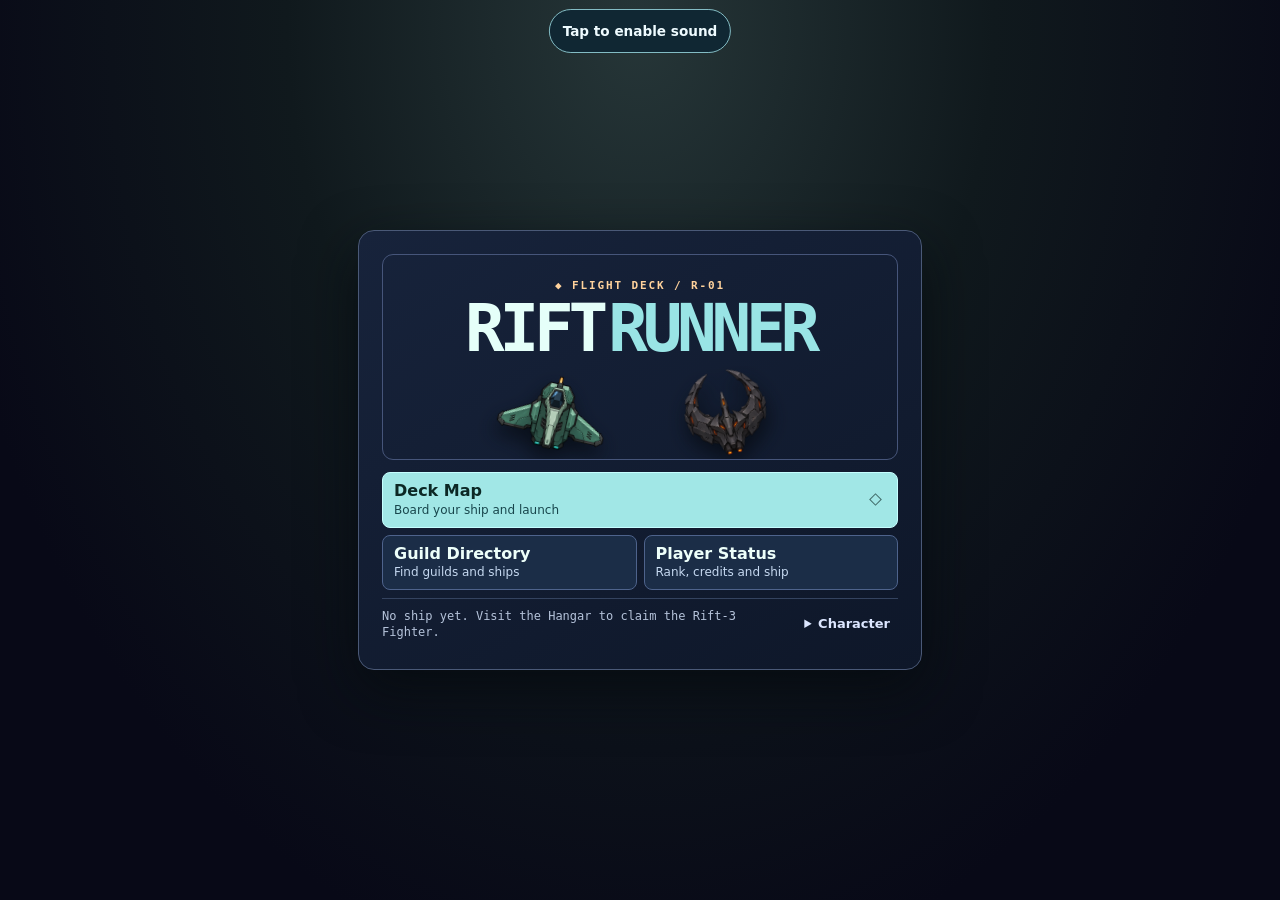
<file: index.html>
<!doctype html>
<html lang="en">
<head>
<meta charset="utf-8">
<meta name="viewport" content="width=device-width, initial-scale=1, viewport-fit=cover">
<meta name="theme-color" content="#080917">
<meta name="apple-mobile-web-app-capable" content="yes">
<meta name="apple-mobile-web-app-title" content="Rift Runner">
<meta name="apple-mobile-web-app-status-bar-style" content="black-translucent">
<link rel="manifest" href="manifest.webmanifest">
<link rel="apple-touch-icon" href="rift-180.png">
<link rel="icon" type="image/png" href="rift-192.png">
<title>Rift Runner</title>
<meta name="description" content="Pilot a low hovercraft through a single test arena. Push cones and try the manual blaster.">
<link rel="stylesheet" href="style.css?v=278">
<script src="./sound-activation.js?v=1" defer></script>
<script src="blaster-sfx.js" defer></script>
<script src="ballistic-sfx.js?v=13" defer></script>
<script src="ballistic-burst-echo-sfx.js?v=2" defer></script>
<script src="pilot-missions.js?v=160" defer></script>
<script src="wing-rendezvous.js?v=185" defer></script>
<script src="./galaxy-shared.js?v=222" defer></script>
<script src="pilot-credits.js?v=267" defer></script>
<script src="./fighter-registry.js?v=267" defer></script>
<script src="./fighter-parking.js?v=2" defer></script>
<script src="./fleet-approach.js?v=1" defer></script>
<script src="./cross-battle.js?v=1" defer></script>
<script src="rift-multiplayer.js?v=4" defer></script>
<script src="online-battle-client.js?v=3" defer></script>
<script src="./ship-definitions.js?v=3" defer></script>
<script src="./frigate-hulls.js?v=3" defer></script>
<script src="./red-grin-broadside.js?v=3" defer></script>
<script src="game.js?v=allies-formation-1" defer></script>
<style>
 #fighter-battle-readout:not([hidden]),#scale-fly-readout:not([hidden]),#red-grin-stage-readout:not([hidden]){position:absolute;z-index:2;inset:8px auto auto 50%;transform:translateX(-50%);width:max-content;max-width:calc(100% - 24px);box-sizing:border-box;padding:5px 9px;border:1px solid #966257;border-radius:7px;background:#1b121dec;color:#ffe1c6;font:700 11px/1.3 system-ui;text-align:center;pointer-events:none}
 #scale-fly-overview:not([hidden]),#scale-fly-land:not([hidden]){position:absolute;z-index:3;top:39px;left:50%;transform:translateX(-50%);min-height:38px;padding:4px 12px;border:1px solid #73cdbd;border-radius:7px;background:#132b31;color:#e6fff8;font:700 12px system-ui}
 #scale-fly-overview:not([hidden]){left:8px;top:39px;transform:none}
 #scale-fly-land:not([hidden]){top:82px}
 #scale-fly-drill:not([hidden]){position:absolute;z-index:3;right:8px;top:129px;min-height:44px;padding:4px 7px;border:1px solid #73cdbd;border-radius:7px;background:#132b31;color:#e6fff8;font:700 11px system-ui;touch-action:manipulation}
 #scale-helm-dock:not([hidden]){display:flex;position:relative;flex-wrap:wrap;justify-content:center;gap:4px 8px;padding:4px;background:#10232e;border-top:1px solid #3b716f}
 #scale-helm-dock :is(#scale-fly-helm,#scale-fly-turn):not([hidden]){display:flex;flex-wrap:wrap;gap:4px;justify-content:center}
 #scale-fly-helm{flex:1 0 100%;flex-wrap:wrap}
 #arena-screen[data-capital-helm] :is(#arena-toolbar,#flight-canopy,#flight-action-strip){display:none}
 #arena-screen:has(#scale-helm-dock:not([hidden])) :is(#arena-toolbar,#flight-action-strip){pointer-events:none}
 #arena-screen:has(#scale-helm-dock:not([hidden])) :is(#arena-toolbar,#flight-action-strip) :is(button,summary){pointer-events:auto}
 :is(#scale-fly-helm,#scale-fly-turn,#scale-fly-guns) button{min-height:40px;padding:4px 8px;border:1px solid #62988b;border-radius:7px;background:#132b31;color:#e6fff8;font:750 11px system-ui;touch-action:manipulation}
 :is(#scale-fly-turn,#scale-fly-guns) button{min-height:44px}
 #scale-fly-guns:not([hidden]){display:grid;position:relative;grid-template-columns:minmax(76px,1fr) minmax(89px,1.4fr) minmax(76px,1fr);align-items:stretch;gap:5px;padding:5px 6px;border-block-start:1px solid #477671;background:#10232e}
 #scale-fly-guns:is([data-unarmed],[data-turrets]):not([hidden]){grid-template-columns:1fr}
 #scale-fly-guns[data-turrets] #scale-fly-gun-label{display:flex;align-items:center;justify-content:center;gap:7px;flex-wrap:wrap}
 #scale-fly-guns[data-turrets] #scale-fly-gun-status{margin-top:0}
 #scale-turret-bank:not([hidden]){display:grid;grid-template-columns:repeat(4,minmax(0,1fr));gap:4px}
 #scale-fly-guns #scale-turret-bank button{font-size:clamp(9px,2.9vw,12px);min-width:0;padding:3px}
 #scale-turret-bank button[data-reload]{opacity:.48}
 #scale-turret-ai[aria-pressed=true]{background:#6ddfc4;color:#11282a}
 #scale-fly-guns button[hidden]{display:none}
 #scale-fly-guns button{font-size:12px;background:#255451;border-color:#80bcaf}
 #scale-fly-guns button:disabled{opacity:.53;cursor:default}
 #scale-fly-guns button:focus-visible{outline:2px solid #fff2aa;outline-offset:-3px}
 #scale-fly-gun-label{align-self:center;min-width:0;text-align:center;color:#e0f7f3;font:750 11px/1.2 system-ui}
 #scale-fly-gun-status{display:block;margin-top:2px;color:#abc9cf;font:650 10px/1.2 system-ui}
 :is(#scale-fly-helm,#scale-fly-turn,#scale-fly-guns) button[aria-pressed="true"]{background:#83e9d0;color:#102529;border-color:#aaf5e0}
 #fighter-cross-action:not([hidden]){position:absolute;z-index:3;left:8px;top:41px;min-height:40px;padding:5px 8px;max-width:calc(100% - 132px);border:1px solid #73cdbd;border-radius:7px;background:#132b31;color:#e6fff8;font:700 11px system-ui}
 #fighter-scale-view:not([hidden]){position:absolute;z-index:3;left:8px;top:87px;min-height:44px;padding:5px 8px;border:1px solid #73cdbd;border-radius:7px;background:#132b31;color:#e6fff8;font:700 11px system-ui}
 #fighter-cross-action:disabled{opacity:.78}
 #fighter-battle-readout:not([hidden]),#scale-fly-readout:not([hidden]){border-color:#4d8899;background:#101e26ec;color:#c9edf6}
 [data-scale-fly] #pause-flight{display:none}
 #arena-screen[data-scale-weapons-locked] #fire-button{visibility:hidden}
 #arena-screen[data-capital-helm] #fire-button{display:none}
 #scale-fly-pause[hidden]{display:none}
 #scale-fly-pause:not([hidden]){position:absolute;z-index:3;top:39px;right:8px;background:#132b31;border-color:#73cdbd}
 #red-grin-stage-readout[data-phase="charging"]{color:#ffe6aa;border-color:#ffc47a}
 #red-grin-stage-readout[data-phase="reload"]{color:#bcf8e4;border-color:#70b69a}
 [data-online] :is(.weapon-rack,.flight-power,.flight-heat,#pause-flight,#reset-field,#flight-shield,.flight-cockpit-id){display:none}
 #arena-screen #flight-canopy:not([hidden]){height:clamp(29px,4.5dvh,42px);border:1px solid #39545b;border-radius:16px 16px 0 0;background:#0e1a21 center 63%/100% auto no-repeat;box-shadow:inset 0 3px 8px #0008}
 #arena-screen #flight-canopy[data-hull="civilian-freighter"]:not([hidden]){position:relative;z-index:2;width:100%;height:auto;aspect-ratio:6.9;max-height:min(10dvh,88px);background-clip:border-box;margin-top:max(-10.2%, -62px);border:0;border-radius:0;background-color:transparent;background-size:100% 149%;background-position:center top;box-shadow:none;pointer-events:none}
 #arena-screen #flight-canopy[data-hull="rift-fighter"]:not([hidden]){position:relative;z-index:2;width:100%;height:auto;aspect-ratio:9.82;max-height:min(8dvh,62px);margin-top:max(-6.5%, -40px);border:0;border-radius:0;background-color:transparent;background-size:100% 100%;background-position:center;box-shadow:none;pointer-events:none}
 #arena-screen #flight-canopy[data-hull="bastion-9"]:not([hidden]){position:relative;z-index:2;width:100%;height:auto;aspect-ratio:8.2;max-height:min(10dvh,72px);margin-top:max(-8.8%, -53px);border:0;border-radius:0;background-color:transparent;background-size:100% 100%;background-position:center;box-shadow:none;pointer-events:none}
 #arena-screen #flight-canopy[data-hull="stocky-light-fighter"]:not([hidden]){position:relative;z-index:2;width:100%;height:auto;aspect-ratio:6.6;max-height:min(10dvh,84px);margin-top:max(-10%, -58px);border:0;border-radius:0;background-color:transparent;background-size:100% 100%;background-position:center;box-shadow:none;pointer-events:none}
 #arena-screen #flight-action-strip{min-height:40px;background:#121f29}
 #arena-screen[data-watch] #flight-canopy{display:none}
 #arena-screen[data-sim-watch] :is(#scale-fly-overview,#scale-fly-land,#fighter-cross-action){display:none}
 #sim-watch-hud.cross-watch-hud{grid-template-columns:minmax(0,1fr) auto auto auto}
 #sim-watch-hud button[hidden]{display:none}
 .hangar-simulator{margin:5px 0 10px;padding:4px 8px 8px;border:1px solid #508d99;border-radius:8px;background:#122a35}
 .hangar-simulator>summary{font-weight:800;min-height:44px;padding:12px 4px;box-sizing:border-box;cursor:pointer}
 .hangar-simulator>p{margin:0 0 7px;color:#b4d7db}
 .hangar-simulator-fly{display:grid;grid-template-columns:repeat(2,minmax(0,1fr));gap:5px}
 .hangar-simulator-fly button{margin:0;min-height:44px;width:100%}
 #hangar-watch-options{margin:5px 0 10px;padding:8px;border:1px solid #508d99;border-radius:8px;color:#d4eff4;background:#122a35}
 #hangar-watch-options summary{cursor:pointer;padding:6px;font-weight:750}
 #hangar-watch-options .watch-options{display:grid;grid-template-columns:repeat(2,minmax(0,1fr));gap:5px}
 #hangar-watch-options button{display:block;width:100%;min-height:44px;text-align:center;margin:0}
 
 #arena-screen:not([data-watch]) .machine:has(>#flight-canopy:not([hidden])){grid-template-rows:minmax(0,1fr) auto auto auto}
 #arena-screen #arena-toolbar{position:relative;z-index:4;grid-template-columns:minmax(0,1fr) auto;border-radius:0 0 8px 8px}
 #arena-screen #flight-vitals{grid-column:1;min-width:0}
 #arena-screen #arena-toolbar .flight-utility{grid-column:2;border-inline-start:1px solid #3b514e;padding:0 2px}
 /* On portrait touch screens the unused space above the aim pad becomes the instrument cluster. */
 @media (orientation:portrait) and (min-width:320px) and (pointer:coarse),
        (orientation:portrait) and (min-width:320px) and (hover:none){
  #arena-screen:not([data-watch]):not([data-online]) .machine{position:relative}
  #arena-screen:not([data-watch]):not([data-online]) .machine:not(:has(#escort-hud:not([hidden]))) #arena-toolbar{
   position:absolute;inset-block-start:calc(100% + 8px);inset-inline-start:calc(clamp(34px,10.6vw,44px) * 3 + 17px);inset-inline-end:7px;
   z-index:8;height:44px;min-width:0;border:0;border-radius:0;background:transparent;box-shadow:none
  }
  #arena-screen:not([data-watch]):not([data-online]) .machine:not(:has(#escort-hud:not([hidden]))) #flight-vitals{
   grid-template-columns:repeat(3,minmax(0,1fr));background:#122025;border:1px solid #3b514e;border-radius:6px;min-height:42px
  }
  #arena-screen:not([data-watch]):not([data-online]) .machine:not(:has(#escort-hud:not([hidden]))) #flight-vitals>div{
   display:flex;flex-direction:column;justify-content:center;gap:2px;font-size:clamp(8px,2.25vw,11px);padding:2px 1px
  }
  #arena-screen:not([data-watch]):not([data-online]) .machine:not(:has(#escort-hud:not([hidden]))) #flight-vitals meter{
   flex:none;order:3;width:90%;height:4px
  }
  #arena-screen:not([data-watch]):not([data-online]) .machine:not(:has(#escort-hud:not([hidden]))) #flight-heat-eye:not([hidden]){
   position:absolute;width:8px;height:8px;inset-inline-end:93px;inset-block-start:1px
  }
  #arena-screen:not([data-watch]):not([data-online]) .machine:not(:has(#escort-hud:not([hidden]))) #arena-toolbar .flight-utility{
   border:0;gap:2px;padding:0 0 0 2px;background:transparent
  }
  #arena-screen:not([data-watch]):not([data-online]) #flight-action-strip{
   position:static;min-height:0;border:0;background:none
  }
  #arena-screen:not([data-watch]):not([data-online]) .flight-cockpit-id{display:none}
  #arena-screen:not([data-watch]):not([data-online]) #flight-action-strip>.weapon-rack{
   position:absolute;inset-block-start:calc(100% + 55px);inset-inline-start:calc(clamp(34px,10.6vw,44px) * 3 + 17px);
   inset-inline-end:calc(clamp(93px,32vw,132px) + 15px);inset-block-end:auto;z-index:7;display:flex;flex-wrap:wrap;
   gap:3px;justify-content:center;min-width:0;padding:0;background:none;border:0;pointer-events:none
  }
  #arena-screen:not([data-watch]):not([data-online]) #flight-action-strip .weapon-button:not([hidden]){
   flex:1 1 calc(50% - 3px);min-width:44px;max-width:100%;min-height:44px;padding:2px;pointer-events:auto
  }
  #arena-screen:has(#flight-canopy[data-hull="civilian-freighter"]) :is(#fire-button,#flight-action-strip>.weapon-rack){visibility:hidden}
 }
 /* Fleet actions sit on the stage for every hull. Keep the backdrop and dashboard in separate layers. */
 #arena-screen .stage>.capital-dock-controls{
  position:absolute;z-index:1;inset-inline:7px;inset-block-end:clamp(32px,10vw,62px);max-width:max-content;
  display:grid;gap:3px;pointer-events:none
 }
 #arena-screen .stage>.capital-dock-controls:has(#capital-dock-hud[hidden]):has(#blackwater-landing[hidden]){display:none}
 #arena-screen .stage #capital-dock-hud{justify-content:flex-start;flex-wrap:wrap;gap:4px;background:none;border:0;padding:0}
 #arena-screen .stage #capital-dock-hud button{pointer-events:auto;min-width:44px}
 #arena-screen .stage #capital-dock-hud button[hidden]{display:none}
 #arena-screen .stage #capital-dock-status{position:absolute;width:1px;height:1px;overflow:hidden;clip-path:inset(50%)}
 #arena-screen .stage #capital-dock-stage-note:not([hidden]){
  position:static;display:block;max-width:min(60ch,100%);white-space:normal;padding:3px 5px;
  border-radius:4px;background:#102634ed;color:#d0f4f8;font:750 11px/1.25 system-ui,sans-serif
 }
 #arena-screen .stage #blackwater-landing:not([hidden]){display:flex;align-items:center;flex-wrap:wrap;gap:4px}
 #arena-screen .stage #blackwater-landing button{pointer-events:auto;min-height:44px;font-size:11px}
 #arena-screen .stage #blackwater-landing button[hidden]{display:none}
 #arena-screen .stage #blackwater-landing-action[data-ready]{border-color:#8aecca;background:#195242}
 #arena-screen .stage #blackwater-landing-note:not(:empty){padding:4px;background:#102634ed;color:#d0f4f8;border-radius:4px;font:750 11px/1.25 system-ui,sans-serif}
 @media(max-width:720px),(orientation:landscape) and (max-height:530px) and (any-pointer:coarse),
        (orientation:landscape) and (max-height:530px) and (hover:none){
  #arena-screen .stage #capital-dock-hud button[data-compact]:not([hidden]){
   display:inline-grid;place-items:center;min-width:44px;padding-inline:4px;font-size:0
  }
  #arena-screen .stage #capital-dock-hud button[data-compact]::after{content:attr(data-compact);font:750 10px/1 system-ui,sans-serif}
 }
 .hangar-formation-room .corsair-wing-tile[data-hull="bastion-9"] img:not([hidden]){height:46%}
 .hangar-formation-room .corsair-wing-tile[data-hull="stocky-light-fighter"] img:not([hidden]){height:48%}
 .hangar-formation-room .corsair-wing-tile[data-hull="civilian-freighter"] img:not([hidden]){inset-block-start:47%;width:100%;height:78%}
 #arena-screen #flight-view:not([hidden]){position:static;display:flex;flex-wrap:wrap;gap:3px;margin:0 0 8px}
 #arena-screen #flight-view button{flex:1}
 @media(max-width:390px){
  #arena-screen #flight-vitals>div{gap:2px;padding-inline:3px;font-size:9px}
  #arena-screen #flight-heat-eye{width:11px}
 }
 #online-hud{align-items:center;flex-wrap:wrap}
 #hangar-loaner-loadout h3{margin:0 0 5px;font-size:1rem}
 #hangar-loaner-loadout .fit-build-status{margin:3px 0}
 #hangar-loaner-loadout .fit-slot strong{overflow-wrap:anywhere}
 #cockpit-launch[data-shared-fleet=true]:not(:disabled){flex:1 1 200px;background:#a1e7e6;color:#102a3a;border-color:#d6ffff;min-height:48px;font-weight:800}
 #cockpit-mode-tabs{display:flex;gap:6px;flex-wrap:wrap}
 #cockpit-mode-tabs button{min-height:44px}
 #cockpit-mode-tabs button[aria-pressed=true]{background:#2c5252;border-color:#99e5d9}
 #online-mode{display:block;width:100%;min-height:44px;font:inherit;color:#e1f4fb;background:#132334;border:1px solid #658291;border-radius:6px;padding:6px}
 #main-menu.menu-hub{gap:12px;padding:clamp(12px,4vw,23px);background:linear-gradient(150deg,#17233b,#0e1729);border-color:#4a5977}
 #main-menu .main-menu-intro{gap:6px;padding:clamp(12px,2.8dvh,24px) 5px 0;border:1px solid #46557a;border-radius:11px;background:#152038 linear-gradient(90deg,#101b30e0,#101b3070),url('./pilot-status-orbit.webp') right 40%/cover}
 #main-menu .menu-eyebrow{color:#ffd29c;font-size:11px}
 #main-menu h1 span{color:#99e4e5}
 #main-menu .menu-ship-art{height:clamp(50px,12dvh,93px);border:0;margin:0}
 .main-menu-destinations{display:grid;grid-template-columns:repeat(2,minmax(0,1fr));gap:7px}
 .main-menu-destinations .menu-choice{min-height:52px;background:#1b2d47;border-color:#4e638c;padding:9px 15px 9px 11px}
 .main-menu-destinations .menu-choice::after{display:none}
 .main-menu-destinations .menu-choice small{font-size:12px;color:#c6d9f1}
 .main-menu-destinations .menu-choice-primary{grid-column:1/-1;background:#a1e7e6;border-color:#c6ffff;padding-right:37px}
 .main-menu-destinations .menu-choice-primary small{color:#18464c}
 .main-menu-destinations .menu-choice-primary::after{display:block}
 .main-menu-destinations .menu-choice:hover{border-color:#f1f8ff}
 .main-menu-destinations .menu-choice-primary:hover{background:#baf5f3}
 .main-menu-footer{display:grid;grid-template-columns:minmax(0,1fr) auto;gap:5px 9px;align-items:center;padding-top:3px;border-top:1px solid #34435f}
 .main-menu-footer .menu-build-status{color:#b5c3da;overflow-wrap:anywhere}
 .main-menu-character{justify-self:end}
 .main-menu-character[open]{grid-column:1/-1;justify-self:stretch}
 .main-menu-character>summary{color:#dce6ff;cursor:pointer;min-height:44px;padding:12px 8px;font:700 13px/20px system-ui,sans-serif}
 .main-menu-character>summary:focus-visible{outline:2px solid #f7dda2;outline-offset:2px}
 .main-menu-character>.menu-choice{grid-column:1/-1;min-height:44px;background:#1a2941;border-color:#536789}
 .main-menu-character:not([open])>.menu-choice{display:none}
 @media(max-width:340px){.main-menu-destinations .menu-choice span{font-size:14px}}
</style>
</head>
<body>
<main class="cabinet" id="game-cabinet" data-view="menu">
<section id="main-menu" class="main-menu menu-hub" aria-labelledby="main-menu-title">
 <div class="main-menu-intro">
  <p class="menu-eyebrow">◆ Flight deck / R-01</p>
  <h1 id="main-menu-title">Rift<span>Runner</span></h1>

  <div class="menu-ship-art" aria-hidden="true">
   <img src="./fighter-winged.png?v=23" width="128" height="84" alt="">
   <img src="./vandul-ship.webp" width="116" height="116" alt="">
  </div>
 </div>
 <div class="main-menu-actions">
  <nav class="main-menu-destinations" aria-label="Main destinations">
  <a class="menu-choice menu-choice-primary" id="main-menu-carrier" href="./carrier.html"><span>Deck Map</span><small>Board your ship and launch</small></a>
  <a class="menu-choice" id="main-menu-company-directory" href="./carrier-multicrew.html"><span>Guild Directory</span><small>Find guilds and ships</small></a>
  <a class="menu-choice" id="main-menu-player-status" href="./pilot-profile.html?view=status"><span>Player Status</span><small>Rank, credits and ship</small></a>
  </nav>
  <div class="main-menu-footer">
   <p id="menu-build-status" class="menu-build-status" role="status">Checking flight readiness…</p>
   <details class="main-menu-character">
    <summary>Character</summary>
    <a class="menu-choice" id="main-menu-pilot" href="./pilot-profile.html"><span>Create Character</span><small>Or manage your saved pilot</small></a>
   </details>
  </div>
  <section id="online-entry" hidden>
   <strong id="online-title">Online Battle Test</strong><p id="online-brief" role="status">No career changes.</p>
   <div id="online-deployment" hidden>
    <label for="online-mode">Flight group</label>
    <select id="online-mode">
     <option value="solo">Solo · your fighter only</option>
     <option value="wingmen">Wingmen · up to 1 NPC pilot</option>
     <option value="fleet">Fleet · up to 2 NPC pilots</option>
    </select>
    <p>NPC pilots come from the carrier where your fighter is parked. Fewer may be ready to fly.</p>
   </div>
   <button class="menu-choice" id="online-join" type="button">Enter online test</button>
   <a class="menu-choice" id="online-back" href="./galaxy-map.html">Back to Galaxy Map</a>
  </section>
  <a class="menu-choice" id="cross-watch-unavailable" href="./galaxy-map.html" hidden>Back to Galaxy Map</a>
 </div>
</section>
<div id="arena-screen" hidden>
<section class="machine" aria-label="Flight controls and battlefield">
<div class="arena-stage-stack">
<output id="flight-population" aria-label="Flight instance population" aria-live="off">Solo · 0 bots</output>
<div class="stage">
<canvas id="game" aria-label="Rift Runner battlefield" tabindex="0">A browser with Canvas support is required.</canvas>
<output id="fighter-battle-readout" aria-label="Fighters remaining" hidden></output>
<button id="fighter-cross-action" type="button" hidden></button>
<button id="fighter-scale-view" type="button" aria-pressed="false" hidden>Fleet overview</button>
<output id="scale-fly-readout" hidden>Ship Scale Free Fly · Fixed scale</output>
<button id="scale-fly-overview" type="button" aria-pressed="false" hidden>Fleet overview</button>
<button id="scale-fly-pause" class="flight-pause" type="button" aria-label="Pause flight" aria-keyshortcuts="P Escape" title="Pause flight" hidden disabled><svg aria-hidden="true" width="16" height="16" viewBox="0 0 16 16" fill="currentColor"><rect x="3" y="2" width="3.5" height="12" rx="1"/><rect x="9.5" y="2" width="3.5" height="12" rx="1"/></svg></button>
<button id="scale-fly-drill" type="button" hidden>Scale drill</button>
<button id="scale-fly-land" type="button" hidden>Land</button>
<output id="red-grin-stage-readout" role="status" aria-atomic="true" hidden></output>
<aside class="docking-comms" id="docking-comms" aria-label="Dockmaster Elias Vale, carrier bridge communications" hidden>
 <span class="docking-comms-portrait" aria-hidden="true"><img id="dockmaster-portrait" src="./dockmaster-vale.webp?v=152" alt="" width="256" height="256" decoding="async"><img id="dockmaster-portrait-surprised" src="./dockmaster-vale-surprised.webp?v=153" alt="" width="256" height="256" decoding="async" hidden></span>
 <span class="sr-only" id="docking-comms-text" role="status"></span>
 <audio id="docking-control-voice" preload="none"></audio><audio id="docking-return-voice" preload="none" data-voice-src="./dock-return-radio.mp3?v=154"></audio>
</aside>
<aside class="docking-comms wing-radio" id="wing-radio" aria-label="Wing radio" hidden>
 <span class="docking-comms-portrait" aria-hidden="true"><img id="wing-radio-leena" data-src="./wing-comms-leena.webp?v=193" alt="" width="256" height="256" decoding="async" hidden><img id="wing-radio-tomas" data-src="./wing-comms-tomas.webp?v=193" alt="" width="256" height="256" decoding="async" hidden></span>
 <span id="wing-radio-caption" role="status" aria-atomic="true"></span>
</aside>
<button id="wingman-formation" type="button" aria-pressed="true" aria-describedby="wingman-commands-guide" hidden disabled>Formation</button>
<output id="vandul-countdown" role="status" aria-atomic="true" hidden></output>
<button id="flight-shield" type="button" aria-keyshortcuts="Q" title="Aegis bubble uses 3 He3 per active second" hidden>Shield ready</button>
<div id="custom-range" role="group" aria-label="Custom Mode target range" hidden>
 <button id="custom-range-button" type="button" aria-describedby="custom-range-readout">Target range</button>
 <output id="custom-range-readout" role="status">Optional · no saves</output>
</div>
<div class="capital-dock-controls">
<output id="capital-dock-stage-note" aria-hidden="true" hidden></output>
<div id="capital-dock-hud" class="capital-dock-hud" role="group" aria-label="Carrier docking" hidden>
 <output id="capital-dock-status" aria-live="off"></output>
 <span id="capital-docking-announcement" class="sr-only" role="status" aria-atomic="true"></span>
 <span id="capital-orbital-view" class="sr-only" role="status"></span>
 <button id="capital-dock-action" data-compact="Launch" type="button" aria-describedby="capital-dock-status">Launch</button>
 <button id="fleet-repair-action" data-compact="Repair" type="button" aria-describedby="capital-dock-status" hidden disabled>Repair hull</button>
 <button id="capital-store-action" data-compact="Store" type="button" aria-describedby="capital-dock-status" hidden>Store Inside</button>
 <button id="capital-flight-map" data-compact="Map" type="button" aria-controls="fighter-transit" hidden>Galaxy Map</button>
 <button id="resolute-drill" data-compact="Drill" type="button" hidden>Test Resolute turret</button>
 <button id="capital-hangar" data-compact="Hangar" type="button" aria-describedby="capital-dock-status" hidden>Enter Hangar</button>
</div>
<div id="blackwater-landing" role="group" aria-label="Crosswind landing" hidden>
 <button id="blackwater-landing-action" type="button" aria-describedby="blackwater-landing-note">Request Crosswind Landing</button>
 <button id="blackwater-landing-cancel" type="button" aria-label="Cancel Crosswind landing request" hidden>Cancel</button>
 <output id="blackwater-landing-note" role="status" aria-atomic="true"></output>
</div>
</div>
<div id="resolute-dock" role="group" aria-label="Resolute docking" hidden>
 <button id="resolute-dock-action" type="button" aria-describedby="resolute-dock-note">Request Resolute Docking</button>
 <button id="resolute-dock-store" type="button" hidden>Store Inside</button>
 <button id="resolute-dock-cancel" type="button" aria-label="Cancel Resolute clearance" hidden>Cancel</button>
 <output id="resolute-dock-note"></output>
</div>
<div id="overlay"></div>
</div>
</div>
<section id="cross-watch-hud" class="cross-watch-hud" aria-label="Blackwake battle preview" hidden>
 <div><strong>Blackwake · Local preview</strong><br><output id="cross-watch-status" role="status"></output></div>
 <button type="button" class="cross-watch-link" id="cross-watch-sound" aria-label="Battle preview sound" aria-pressed="false">Sound</button>
 <a class="cross-watch-link" id="cross-watch-back" href="./galaxy-map.html">Back to Galaxy Map</a>
</section>
<section id="sim-watch-hud" class="cross-watch-hud" aria-label="Simulator spectator controls" hidden>
 <strong id="sim-watch-title">Watching simulator</strong>
 <button type="button" class="cross-watch-link" id="sim-watch-camera" aria-pressed="false" hidden>Overview</button>
 <button type="button" class="cross-watch-link" id="sim-watch-pause">Pause</button>
 <button type="button" class="cross-watch-link" id="sim-watch-exit">Back to Hangar</button>
</section>
<div id="flight-canopy" aria-hidden="true" hidden></div>
<div class="flight-action-strip" id="flight-action-strip">
<div class="weapon-rack" role="group" aria-label="Current gun">
<button id="gun-blaster" class="weapon-button" aria-label="Sterling C.32 Laser" type="button" aria-pressed="true" aria-describedby="burst-guide"><img src="./sterling-module.webp?v=58" width="256" height="92" alt="" draggable="false"></button>
<button id="gun-sparrow-s2" class="weapon-button" aria-label="Sparrow S2 Gimbal Laser" type="button" aria-pressed="false" aria-describedby="burst-guide" hidden><img src="./sparrow-s2-gimbal-laser.webp" width="256" height="92" alt="" draggable="false"></button>
<button id="gun-ballistic" class="weapon-button" aria-label="A-Alkine Ballistic Repeater" type="button" aria-pressed="false" aria-describedby="burst-guide"><img src="./alkine-module.webp?v=58" width="256" height="92" alt="" draggable="false"></button>
<button id="gun-ak77" class="weapon-button" aria-label="AK77 Gatling Ballistic · Burst" data-burst="true" type="button" aria-pressed="false" aria-describedby="burst-guide" hidden><img src="./ak77-module.webp?v=58" width="256" height="92" alt="" draggable="false"></button>
<span id="burst-guide" class="sr-only">Tap once to select. Double-tap Sparrow, Sterling or A-Alkine to toggle Burst without firing. Keyboard: Shift and 1 or 2. AK77 is always in Burst.</span>
</div>
<div id="online-hud" class="capital-dock-hud" role="group" aria-label="Shared Battle" hidden>
 <output id="online-status" role="status"></output>
 <small id="online-dispatch" hidden></small>
 <a class="cross-watch-link" href="./galaxy-map.html">Leave battle</a>
</div>
<div id="fleet-return-hud" class="capital-dock-hud" role="group" aria-label="Fleet return" hidden>
 <output id="fleet-return-status" role="status"></output>
 <button id="fleet-return-action" type="button" aria-describedby="fleet-return-status" disabled>Return to Battle Fleet Map</button>
</div>
<div class="flight-cockpit-id" aria-hidden="true"><strong id="flight-fighter-id">RIFT-3</strong> <span>FLIGHT DECK</span></div>
</div>
<div class="arena-toolbar" id="arena-toolbar">
<div class="flight-vitals" id="flight-vitals">
<div class="compact-hull" id="compact-hull"><span>Hull</span><b id="compact-hull-value">20/20</b></div>
<div class="flight-power">
 <span aria-hidden="true">He3</span><meter id="flight-he3-meter" min="0" max="20" value="0" aria-label="Kestrel H20 He3 Power Storage Cell · He3 battery charge">0 out of 20</meter><span id="flight-he3-amount" aria-hidden="true">0 / 20</span>
</div>
<div class="flight-heat" id="flight-heat">
 <span aria-hidden="true">Heat</span><span id="flight-heat-eye" class="flight-heat-eye" title="Heat signature exposed. Nearby enemies can track you behind cover." aria-hidden="true" hidden><svg width="14" height="14" viewBox="0 0 20 20" fill="none" stroke="currentColor" stroke-width="1.7"><path d="M1.5 10s3-5.4 8.5-5.4 8.5 5.4 8.5 5.4-3 5.4-8.5 5.4S1.5 10 1.5 10Z"/><circle cx="10" cy="10" r="2.5"/></svg></span><span class="sr-only" role="status" id="flight-heat-alert"></span><meter id="flight-heat-meter" min="0" max="100" value="0" aria-label="Ship heat">0 out of 100</meter><span id="flight-heat-amount" aria-hidden="true">0 / 100</span>
</div>
</div>
<div class="flight-utility" role="group" aria-label="Flight menu">
<button id="pause-flight" class="flight-pause" type="button" aria-label="Pause flight" aria-keyshortcuts="P Escape" title="Pause flight" disabled><svg aria-hidden="true" width="16" height="16" viewBox="0 0 16 16" fill="currentColor"><rect x="3" y="2" width="3.5" height="12" rx="1"/><rect x="9.5" y="2" width="3.5" height="12" rx="1"/></svg></button>
<details class="settings" id="arena-settings">
<summary aria-label="Flight settings" title="Flight settings"><svg aria-hidden="true" width="18" height="18" viewBox="0 0 24 24" fill="none" stroke="currentColor" stroke-width="1.8"><path d="M4 6h16M4 12h16M4 18h16"/><circle cx="9" cy="6" r="2" fill="#11232d"/><circle cx="15" cy="12" r="2" fill="#11232d"/><circle cx="10" cy="18" r="2" fill="#11232d"/></svg><span class="sr-only">Settings</span></summary>
<div class="settings-panel" aria-label="Game settings">
<div id="flight-view" role="group" aria-label="Flight camera" hidden>
 <button type="button" id="flight-view-fleet" aria-pressed="false" title="Zoom out to see the fleet">Fleet</button>
 <button type="button" id="flight-view-normal" aria-pressed="true" title="Default flight view">Normal</button>
 <button type="button" id="flight-view-focus" aria-pressed="false" title="Zoom in for ship detail">Focus</button>
</div>

<button id="freighter-view-open" class="hangar-entry arena-menu-entry" type="button" hidden>Cockpit view</button>
<button id="return-main-menu" class="hangar-entry arena-menu-entry" type="button" aria-label="Return to Carrier" title="End this run and return to the Carrier">Return to Carrier</button>
<div id="flight-details" class="flight-details" role="group" aria-label="Flight details">
<aside id="hud" aria-live="off" aria-label="Flight telemetry"></aside>
<output id="vandul-duel-readout" class="vandul-duel-readout" aria-live="off" hidden></output>
<button id="reset-field" class="rift-reset" type="button" aria-label="Reset field">Reset</button>
</div>
<div class="audio-toggles">
<label class="toggle"><input id="sound-on" type="checkbox" checked> <span>Sound</span></label>
<label class="toggle"><input id="screen-shake" type="checkbox" checked> <span>Shake</span></label>
<label class="toggle aim-assist-setting"><input id="aim-mode" type="checkbox" aria-describedby="aim-assist-note"> <span>Auto Aim</span></label>
<label class="toggle"><input id="asteroid-cover-on" type="checkbox" aria-describedby="vandul-duel-help" checked> <span>Asteroid cover</span></label>
<span class="sr-only" id="aim-assist-note">Optional touch aim assist. Using the right aim pad takes over until you reset the field or re-enable Auto Aim.</span>
</div>
<p id="vandul-duel-help" class="vandul-duel-help">Asteroid cover adds a new field of movable rocks and scrap each duel. Both sides’ shots can be blocked.</p>
<div class="audio-tests"><button class="sound-test" id="test-sound" type="button" aria-label="Test selected shot sound" aria-describedby="sound-status">Test shot</button>
<button class="sound-test" id="test-engine" type="button" aria-label="Hold to test thruster" aria-describedby="sound-status">Test engine</button></div>
<div class="phone-audio-tools" id="phone-audio-tools" hidden>
<label class="toggle" title="May play in Silent Mode and pause other media."><input id="iphone-audio" type="checkbox" aria-describedby="iphone-audio-note"> <span>Silent Mode audio</span></label>
<span id="iphone-audio-note" class="sr-only">Allows game sound in Silent Mode where supported and may pause other media. The Sound switch still controls the game.</span>
<button class="sound-test" id="test-phone-audio" type="button" aria-describedby="sound-status">Test phone audio</button>
</div>
<div class="sound-feedback" id="sound-status" role="status" aria-live="polite" aria-atomic="true"></div>
<div id="controls"><p id="touch-help">Hold the center thruster to push where the fighter points. The outer arrows trim movement, with more effect when you slow down. Drag the right pad to aim. Tap the pause icon to pause flight.</p><p><b>Keyboard</b> E main thruster · WASD to trim · arrows to aim · Space or click to fire · hold Space for A-Alkine · 1 or 2 to select primary or secondary gun · Q for the fitted shield · P or Esc to pause</p></div>
</div>
</details>
</div>
<span id="wingman-commands-guide" class="sr-only">Tap to turn formation off or on. In Wingman vs Vandul, Formation holds your slot while the lead scouts north. Holding main thrust switches formation off.</span>
<div id="escort-hud" class="capital-dock-hud" role="group" aria-label="Orion escort controls" hidden>
 <output id="escort-status" aria-live="off"></output>
 <button id="escort-action" type="button" aria-describedby="escort-status">Break away</button>
</div>
</div>
<div id="scale-helm-dock" aria-label="Capital ship controls" hidden>
<div id="scale-fly-helm" role="group" aria-label="Take the helm" hidden>
 <button id="scale-helm-rift" type="button" aria-pressed="true">Rift-3</button>
 <button id="scale-helm-pegasus" type="button" aria-pressed="false">Pegasus</button>
 <button id="scale-helm-crosswind" type="button" aria-pressed="false">Crosswind</button>
 <button id="scale-helm-resolute" type="button" aria-pressed="false">Resolute</button>
</div>
<div id="scale-fly-turn" role="group" aria-label="Slow arc turn" hidden>
 <button id="scale-turn-left" type="button" aria-pressed="false">↶ Arc left</button>
 <button id="scale-turn-right" type="button" aria-pressed="false">Arc right ↷</button>
 <button id="scale-auto-move" type="button" aria-pressed="false" hidden>Auto move</button>
 <button id="scale-hyperdrive" type="button" aria-pressed="false" hidden>Hyperdrive</button>
</div>
</div>
<div id="scale-fly-guns" role="group" aria-label="Active ship weapons" aria-describedby="scale-fly-gun-label" hidden>
 <button id="scale-fire-port" type="button" aria-label="Fire port (left)" hidden>◀ Fire left</button>
 <div id="scale-fly-gun-label"><strong id="scale-fly-gun-weapon"></strong><span id="scale-fly-gun-status"></span><button id="scale-turret-ai" type="button" aria-label="AI turret control" aria-pressed="false" hidden>AI · Off</button></div>
 <button id="scale-fire-starboard" type="button" aria-label="Fire starboard (right)" hidden>Fire right ▶</button>
 <div id="scale-turret-bank" role="group" aria-label="Resolute manual turrets" hidden>
  <button id="scale-turret-port-forward" type="button" aria-label="Fire forward left turret">Fore left</button>
  <button id="scale-turret-port-aft" type="button" aria-label="Fire aft left turret">Aft left</button>
  <button id="scale-turret-starboard-forward" type="button" aria-label="Fire forward right turret">Fore right</button>
  <button id="scale-turret-starboard-aft" type="button" aria-label="Fire aft right turret">Aft right</button>
 </div>
</div>
</section>
<div class="flight-deck" id="flight-deck" aria-label="Touch flight controls">
<div class="pad-side move-side">
<button id="fire-button" type="button" aria-describedby="tap-guide">FIRE</button><span id="tap-guide" class="sr-only">Tap to fire. In normal A-Alkine mode, hold to repeat. In Burst mode, tap for six shots with Sterling or A-Alkine, or eighteen with AK77. Wait for cooldown. Sterling costs 1 He3 per shot.</span>
<div class="dpad" id="move-pad" role="group" aria-label="Main thruster and eight-way trim" aria-describedby="move-guide"><button type="button" data-move="nw" aria-label="Trim Northwest">↖</button><button type="button" data-move="n" aria-label="Trim North">↑</button><button type="button" data-move="ne" aria-label="Trim Northeast">↗</button><button type="button" data-move="w" aria-label="Trim West">←</button><button class="dpad-centre" id="main-thruster" type="button" aria-label="Hold main thruster" aria-keyshortcuts="E" aria-describedby="surge-status"><span aria-hidden="true">◆</span><small id="surge-thruster-label" aria-hidden="true">THR</small></button><button type="button" data-move="e" aria-label="Trim East">→</button><button type="button" data-move="sw" aria-label="Trim Southwest">↙</button><button type="button" data-move="s" aria-label="Trim South">↓</button><button type="button" data-move="se" aria-label="Trim Southeast">↘</button></div><span id="surge-status" class="sr-only" role="status"></span><span id="move-guide" class="sr-only">Hold the center thruster to accelerate in the direction the fighter points. Release to keep gliding. Use the outer arrows or ring to trim movement. Powered maneuvering uses He3.</span>
</div>
<div class="pad-side aim-side">
<div class="pad" id="aim-pad" role="group" aria-label="Aim direction" aria-describedby="aim-guide"><span class="thumb" aria-hidden="true"></span></div>
<span id="aim-guide" class="sr-only">Touch or drag to aim independently. Releasing keeps your heading and does not fire.</span>
</div>
</div>
</div>
</main>
<section id="fighter-transit" class="fighter-transit" aria-label="Fighter in transit" hidden>
 <header><div><strong id="fighter-transit-title">Galaxy Map</strong><p id="fighter-transit-status" role="status"></p></div><button id="fighter-transit-abort" class="hangar-back" type="button">Abort transfer</button></header>
 <iframe id="fighter-transit-chart" title="Galaxy Map" tabindex="-1"></iframe>
</section>
<dialog id="hangar" class="hangar" aria-labelledby="hangar-title" aria-describedby="hangar-note">
<div class="hangar-interior">
<header class="hangar-head">
<div><p id="hangar-bay-heading" class="hangar-kicker">PERSONAL FIGHTER BAY · 01</p><h2 id="hangar-title" tabindex="-1">Hangar</h2></div>
<button id="close-hangar" class="hangar-back" type="button" aria-label="Back to menu">Back to menu</button>
</header>
<section id="guest-hangar-view" class="guest-hangar" aria-labelledby="guest-hangar-title" hidden>
 <h3 id="guest-hangar-title">Guest Hangar</h3>
 <p id="guest-hangar-note">Your fighter is parked at your home carrier.</p>
 <div class="guest-hangar-actions">
  <a id="guest-hangar-home" class="fit-shop-link" href="./index.html?hangar=carrier&amp;vessel=rift-carrier">Go to Home Hangar</a>
  <button id="guest-hangar-local" class="hangar-back" type="button" hidden>Use local fighter</button>
  <button id="guest-hangar-loaner" class="hangar-back" type="button" aria-controls="hangar-cockpit">Test a loaner fighter</button>
 </div>
 <img class="guest-hangar-deck" src="./hangar-service-deck.webp" alt="" width="800" height="1000" loading="lazy" decoding="async">
</section>
<div class="hangar-content" id="player-hangar-view" data-fighter="unclaimed" data-bay="01">
<figure class="hangar-hero hangar-damaged-bay" id="hangar-damaged-bay" tabindex="-1" aria-label="Damaged Rift-3 Fighter in bay 1 of the Hangar" hidden>
 <div class="hangar-deck-window"><div class="hangar-camera"><div class="hangar-floor-frame" aria-hidden="true"></div><div class="hangar-lift-smoke" aria-hidden="true"><i></i><i></i><i></i><i></i><i></i><i></i><i></i><i></i></div>
 <div class="hangar-fleet" aria-hidden="true">
  <div class="hangar-berth bay-02"><span>02</span><img id="hangar-ambient-damaged-02" class="parked-rift" alt="" width="480" height="320" decoding="async" draggable="false" hidden></div>
  <div class="hangar-berth bay-04"><span>03</span><img id="hangar-ambient-damaged-04" class="parked-rift" alt="" width="480" height="320" decoding="async" draggable="false" hidden></div>
  <div class="hangar-berth bay-01"><span>01</span><img id="hangar-ambient-damaged-01" class="parked-rift" alt="" width="480" height="320" decoding="async" draggable="false" hidden></div>
  <div class="hangar-berth bay-06"><span>04</span><img id="hangar-ambient-damaged-06" class="parked-rift" alt="" width="480" height="320" decoding="async" draggable="false" hidden></div>
 </div>
 <img class="hangar-damaged-fighter" id="hangar-damage-fighter" src="./fighter-salvage-damaged.webp?v=76" width="450" height="300" loading="lazy" decoding="async" alt="Rift-3 with chipped wings and a cracked canopy">
 </div>
</div>
<figcaption><span id="hangar-damaged-bay-label">HANGAR DECK · BAY 01</span><span class="hangar-damage-tag">HULL DAMAGED</span></figcaption>
</figure>
<section class="hangar-hull-recovery" aria-labelledby="fit-hull-recovery-title">
 <img id="fit-salvage-preview" src="./fighter-salvage-damaged.webp?v=76" width="450" height="300" alt="Unclaimed Rift-3 Fighter salvage" loading="lazy" decoding="async">
 <div>
  <h3 id="fit-hull-recovery-title">Recover the Rift-3 Fighter</h3>
  <p id="fit-hull-recovery-story">The previous pilot died without a successor. As the carrier’s mechanic, you can claim the damaged fighter and repair it for free. New repairs take four minutes, even if you leave. No modules are included.</p>
  <p id="fit-hull-recovery-status" role="status">Checking the Hangar…</p>
  <div id="fit-repair-progress-wrap" class="hangar-repair-progress" hidden>
   <label for="fit-repair-progress">Repair progress</label>
   <progress id="fit-repair-progress" max="100" value="0">0%</progress>
  </div>
  <button type="button" id="fit-claim-hull" class="hangar-back" hidden>Claim</button>
  <button type="button" id="fit-repair-hull" class="hangar-back" hidden>Repair hull · Free</button>
 </div>
</section>
<figure class="hangar-hero" tabindex="-1" id="hangar-repaired-bay" aria-label="Repaired Rift-3 Fighter in bay 1 of the Hangar" hidden>
<div class="hangar-deck-window"><div class="hangar-camera"><div class="hangar-floor-frame" aria-hidden="true"></div><div class="hangar-lift-smoke" aria-hidden="true"><i></i><i></i><i></i><i></i><i></i><i></i><i></i><i></i></div>
 <div class="hangar-fleet" aria-hidden="true">
  <div class="hangar-berth bay-02"><span>02</span><img id="hangar-ambient-ready-02" class="parked-rift" alt="" width="480" height="320" decoding="async" draggable="false" hidden></div>
  <div class="hangar-berth bay-04"><span>03</span><img id="hangar-ambient-ready-04" class="parked-rift" alt="" width="480" height="320" decoding="async" draggable="false" hidden></div>
  <div class="hangar-berth bay-01"><span>01</span><img id="hangar-ambient-ready-01" class="parked-rift" alt="" width="480" height="320" decoding="async" draggable="false" hidden></div>
  <div class="hangar-berth bay-06"><span>04</span><img id="hangar-ambient-ready-06" class="parked-rift" alt="" width="480" height="320" decoding="async" draggable="false" hidden></div>
 </div>
<section id="hangar-formation-room" class="hangar-formation-room" aria-label="Wingman formation bay" inert>
  <div class="formation-room-header"><span id="formation-room-title">FORMATION BAY</span><span aria-hidden="true">↑</span></div>
  <fieldset id="corsair-wing-slot" class="corsair-wing-grid" aria-describedby="corsair-wing-status">
   <legend>Pick a wingman slot</legend>
   <button type="button" class="corsair-wing-tile" id="wing-pad-front-left" aria-label="Front left" aria-pressed="false"><img width="480" height="320" alt="" draggable="false" hidden><span>Front left</span></button>
   <div class="corsair-wing-tile corsair-wing-lead" aria-label="Ahead · You lead"><span class="formation-lead-marker" aria-hidden="true"></span><strong>You · Lead</strong></div>
   <button type="button" class="corsair-wing-tile" id="wing-pad-front-right" aria-label="Front right" aria-pressed="false"><img width="480" height="320" alt="" draggable="false" hidden><span>Front right</span></button>
   <button type="button" class="corsair-wing-tile" id="wing-pad-side-left" aria-label="Middle left" aria-pressed="false"><img width="480" height="320" alt="" draggable="false" hidden><span>Middle left</span></button>
   <button type="button" class="corsair-wing-tile" id="wing-pad-front" aria-label="Centre" aria-pressed="false"><img width="480" height="320" alt="" draggable="false" hidden><span>Centre</span></button>
   <button type="button" class="corsair-wing-tile" id="wing-pad-line-abreast" aria-label="Middle right" aria-pressed="false"><img width="480" height="320" alt="" draggable="false" hidden><span>Middle right</span></button>
   <button type="button" class="corsair-wing-tile" id="wing-pad-echelon-left" aria-label="Rear left" aria-pressed="false"><img width="480" height="320" alt="" draggable="false" hidden><span>Rear left</span></button>
   <button type="button" class="corsair-wing-tile" id="wing-pad-trail" aria-label="Behind" aria-pressed="false"><img width="480" height="320" alt="" draggable="false" hidden><span>Behind</span></button>
   <button type="button" class="corsair-wing-tile" id="wing-pad-echelon-right" aria-label="Rear right" aria-pressed="false"><img width="480" height="320" alt="" draggable="false" hidden><span>Rear right</span></button>
  </fieldset>
  <div id="formation-pad-picker" class="formation-pad-picker" hidden>
   <div class="formation-picker-head"><strong id="formation-pad-title"></strong><button type="button" id="formation-pad-close" aria-label="Close pad picker">×</button></div>
   <label>Pilot <select id="formation-pilot"><option value="basic">Basic NPC - (checking…)</option></select></label>
   <label>Fighter <select id="formation-fighter">
    <option value="rift-fighter">Rift-3</option>
    <option value="bastion-9">Swift-2</option>
    <option value="stocky-light-fighter">Bison-2</option>
    <option value="civilian-freighter">Civilian Freighter</option>
   </select></label>
   <small id="formation-pad-note" role="status"></small>
   <div class="formation-picker-actions"><button type="button" id="formation-pad-assign">Assign</button><button type="button" id="formation-pad-remove" hidden>Remove</button></div>
  </div>
</section>
<div class="hangar-fighter" id="hangar-canopy-rig" data-canopy="closed" data-engine-test="idle" data-engine-shake="off">
<img id="hangar-fighter-art" src="./fighter-salvage-damaged.webp?v=76" width="480" height="320" alt="">
<svg id="hangar-rift-rig" viewBox="0 0 480 320" width="480" height="320" aria-hidden="true" focusable="false">
<defs>
<path id="canopy-shell-shape" d="M222.8 63.8L257.2 63.8L261 71L272.7 99L278.5 109.5L281.5 115L282.3 123L282.2 132L279.9 137.3L274 142.3L270.2 146.6L267.9 154.8L266.3 164L264.1 178L260.9 175.3L257.3 164L254.4 154.7L252 151.1L228 151.1L225.6 154.7L222.7 164L219.1 175.3L215.9 178L213.7 164L212.1 154.8L209.8 146.6L206 142.3L200.1 137.3L197.8 132L197.7 123L198.5 115L201.5 109.5L207.3 99L219 71Z"/>
<clipPath id="canopy-shell"><use href="#canopy-shell-shape"/></clipPath>
<clipPath id="canopy-aperture"><path d="M223.5 73H255.5L269.5 112.75 258.5 144.5H221L209.75 112.75Z"/></clipPath>
<clipPath id="canopy-window"><path d="M226 80H254L264 112.5 254.5 138.5H225.5L215.5 112.5Z"/></clipPath>
<radialGradient id="canopy-steam-soft"><stop stop-color="#effffb" stop-opacity=".76"/><stop offset=".44" stop-color="#d4eae5" stop-opacity=".55"/><stop offset="1" stop-color="#c0d7d2" stop-opacity="0"/></radialGradient>
<radialGradient id="hangar-engine-idle"><stop stop-color="#8effff" stop-opacity=".7"/><stop offset=".55" stop-color="#1cecdc" stop-opacity=".25"/><stop offset="1" stop-color="#1cecdc" stop-opacity="0"/></radialGradient>
<radialGradient id="hangar-exhaust-core"><stop stop-color="#eefff6" stop-opacity=".85"/><stop offset=".32" stop-color="#b0fff6" stop-opacity=".54"/><stop offset="1" stop-color="#61f4ff" stop-opacity="0"/></radialGradient>
<radialGradient id="hangar-exhaust-blue"><stop stop-color="#62e4ff" stop-opacity=".63"/><stop offset=".43" stop-color="#42cffa" stop-opacity=".29"/><stop offset="1" stop-color="#2b80fc" stop-opacity="0"/></radialGradient>
<radialGradient id="hangar-exhaust-smoke"><stop stop-color="#a2b9c1" stop-opacity=".15"/><stop offset=".5" stop-color="#7e96a5" stop-opacity=".08"/><stop offset="1" stop-color="#627885" stop-opacity="0"/></radialGradient>
<g id="hangar-exhaust-nozzle">

 <ellipse cy="14" rx="13" ry="19" fill="url(#hangar-exhaust-blue)"/>
 <ellipse cy="24" rx="10" ry="19" fill="url(#hangar-exhaust-blue)"/>
 <ellipse cy="39" rx="6" ry="15" fill="url(#hangar-exhaust-blue)" opacity=".61"/>
 <ellipse cy="9" rx="6" ry="11" fill="url(#hangar-exhaust-core)"/>

</g>
<g id="hangar-nozzle-smoke" fill="url(#hangar-exhaust-smoke)"><ellipse cx="-5" cy="38" rx="13" ry="15"/><ellipse cx="6" cy="48" rx="15" ry="14"/></g>
<g id="hangar-nozzle-sparks" fill="#bfffea"><circle cx="-7" cy="20" r=".65"/><circle cx="8" cy="33" r=".8"/><circle cx="-5" cy="45" r=".58"/></g>
<linearGradient id="canopy-collar-finish" x1="0" y1="0" x2="0" y2="100%">
<stop stop-color="#243737"/><stop offset=".54" stop-color="#101c21"/><stop offset="1" stop-color="#0a1115"/>
</linearGradient>
</defs>
<g class="hangar-engine-idle" fill="url(#hangar-engine-idle)">
<ellipse cx="204" cy="280" rx="15" ry="7"/><ellipse cx="276" cy="280" rx="15" ry="7"/>
</g>
<g class="hangar-engine-flames">
 <g class="hangar-exhaust-smoke"><use href="#hangar-nozzle-smoke" x="204" y="279"/><use href="#hangar-nozzle-smoke" x="276" y="279"/></g>
 <use href="#hangar-exhaust-nozzle" x="204" y="279"/><use href="#hangar-exhaust-nozzle" x="276" y="279"/>
 <g class="hangar-exhaust-sparks"><use href="#hangar-nozzle-sparks" x="204" y="279"/><use href="#hangar-nozzle-sparks" x="276" y="279"/></g>
</g>
<g class="canopy-window-tint" clip-path="url(#canopy-window)">
<image href="./cockpit-interior.webp?v=26" x="207.5" y="69.8" width="65" height="79" preserveAspectRatio="xMidYMid slice"/>
</g>
<g class="canopy-cockpit">
<use class="canopy-recess" href="#canopy-shell-shape" fill="url(#canopy-collar-finish)"/>
<g class="canopy-recess-details" clip-path="url(#canopy-shell)" fill="none">
<path d="M224 68h32l20.6 49.2-.5 13.5-11.4 15.5-3 21m-45.4 0-3-21-11.4-15.5-.5-13.5 20.6-49.2" stroke="#071216" stroke-width="3" stroke-linejoin="round"/>
<path d="M225 69h30l20.2 48.5-.4 13-11.3 15.4-3 19.1m-40.9 0-3-19.1-11.3-15.4-.4-13 20.2-48.5" stroke="#59706c" stroke-opacity=".56" stroke-width="1.15" stroke-linejoin="round"/>
<path d="M224 149h32" stroke="#304648" stroke-width="1.1"/>
</g>
<g class="canopy-seat" clip-path="url(#canopy-aperture)">
<rect x="207" y="69" width="66" height="79" fill="#071218"/>
<image href="./cockpit-interior.webp?v=26" x="207.5" y="69.8" width="65" height="79" preserveAspectRatio="xMidYMid slice"/>
</g>
</g>
<g class="canopy-steam" fill="url(#canopy-steam-soft)">
<g class="canopy-vapor canopy-vapor-port">
<ellipse cx="205" cy="113" rx="13" ry="6" transform="rotate(26 205 113)"/>
<ellipse cx="200" cy="111" rx="11" ry="7"/>
<ellipse cx="196" cy="108" rx="8" ry="6"/>
</g>
<g class="canopy-vapor canopy-vapor-starboard">
<ellipse cx="275" cy="115" rx="14" ry="6" transform="rotate(-24 275 115)"/>
<ellipse cx="281" cy="113" rx="11" ry="7"/>
<ellipse cx="285" cy="110" rx="8" ry="6"/>
</g>
</g>
<g class="canopy-slide"><g class="canopy-lift"><image href="./fighter-winged.png?v=23" width="480" height="320" clip-path="url(#canopy-shell)"/></g></g>
</svg>
<button id="hangar-canopy-button" class="hangar-canopy-button" type="button" aria-label="Open canopy" aria-pressed="false" aria-describedby="canopy-hint"></button>
</div>
</div>
</div>
<figcaption><span id="hangar-repaired-bay-label">HANGAR DECK · BAY 01</span><span id="canopy-hint">Tap canopy to open</span></figcaption>
</figure>
<div class="hangar-bay-actions" id="hangar-bay-actions" role="group" aria-label="Fighter bay actions" hidden><div class="hangar-engine-tools"><button id="hangar-test-engine" class="hangar-engine-button" type="button" aria-describedby="hangar-engine-help hangar-engine-status">Test engine</button>
<span id="hangar-engine-help" class="sr-only">Hold to build thrust. Release to fade.</span>
<span id="hangar-engine-status" class="sr-only" role="status"></span></div><button id="hangar-board" class="fit-shop-link cockpit-board" type="button" aria-controls="hangar-cockpit" hidden>Get in cockpit</button></div>
<p id="hangar-board-status" class="hangar-board-status" role="status" hidden></p>
<details id="hangar-simulator" class="hangar-simulator">
 <summary>Simulator</summary>
 <p>Fly or watch without using your own ship. Nothing carries over.</p>
 <div class="hangar-simulator-fly" role="group" aria-label="Fly a simulator">
  <button id="hangar-scale-free-fly" class="fit-shop-link" type="button">Ship Scale Free Fly</button>
  <button id="hangar-large-scale-battle" class="fit-shop-link" type="button">Large-Scale Battle (50 vs 50)</button>
  <button id="hangar-red-grin-simulator" class="fit-shop-link" type="button" aria-label="Start Red Grin simulator in a supplied fighter">Red Grin</button>
  <button id="hangar-play-practice" class="fit-shop-link" type="button">Practice</button>
 </div>
 <details id="hangar-watch-options">
  <summary>Watch simulators</summary>
  <p>Let AI fly. No progress is saved.</p>
  <div class="watch-options">
   <button id="hangar-watch-scale-free-fly" class="fit-shop-link" type="button">Watch Ship Scale Free Fly</button>
   <button id="hangar-watch-large-scale-battle" class="fit-shop-link" type="button">Watch Large-Scale Battle (50 vs 50)</button>
   <button id="hangar-watch-red-grin-simulator" class="fit-shop-link" type="button">Watch Red Grin</button>
   <button id="hangar-watch-practice" class="fit-shop-link" type="button">Watch Practice</button>
  </div>
 </details>
</details>
<div id="hangar-wing-mount">
 <button type="button" id="hangar-formation-button" class="wing-formation-banner" aria-controls="hangar-formation-room" aria-expanded="false" hidden><strong>Wingman Formation</strong><span id="corsair-wing-summary">Solo</span></button>
 <div id="corsair-wing-panel" class="corsair-wing-panel" hidden>
  <button type="button" id="formation-add-wing" aria-controls="corsair-wing-slot" aria-pressed="false">Add wingman</button>
  <p id="corsair-wing-status" role="status" hidden></p>
 </div>
</div>
<section id="hangar-ship-choice" class="hangar-ship-choice" aria-label="Fighter selector" hidden>
 <input type="hidden" id="hangar-ship" value="rift-fighter">
 <button class="hangar-ship-arrow hangar-ship-prev" id="hangar-ship-prev" type="button" aria-label="Previous fighter preview" disabled><span aria-hidden="true">‹</span></button>
 <figure class="hangar-ship-banner">
  <img id="hangar-ship-banner-art" src="./rift4-ship-card-v2.webp" width="900" height="300" alt="" loading="lazy" decoding="async">
  <figcaption><strong id="hangar-ship-name">Rift-3 Fighter</strong><small id="hangar-ship-caption" aria-live="polite"></small></figcaption>
  <button id="hangar-preview-select" class="hangar-ship-pick" type="button" aria-label="Show Rift-3 in hangar" aria-describedby="hangar-ship-caption" disabled></button>
 </figure>
 <button class="hangar-ship-arrow hangar-ship-next" id="hangar-ship-next" type="button" aria-label="Next fighter preview" disabled><span aria-hidden="true">›</span></button>
</section>
<div id="hangar-preview-actions" class="fit-service-links" hidden>
 <button type="button" id="hangar-preview-rent" class="fit-shop-link" hidden>Try on pad · Solo Free Flight</button>
 <button type="button" id="hangar-return-loaner" class="fit-shop-link" hidden>Return loaner</button>
</div>
<section class="hangar-loadout" id="hangar-loaner-loadout" aria-labelledby="loaner-fit-title" hidden>
 <div aria-live="polite" aria-atomic="true">
  <h3 id="loaner-fit-title">Loaner loadout</h3>
  <p class="fit-build-status" id="loaner-fit-stats"></p>
  <p class="fit-build-status" id="loaner-fit-status"></p>
 </div>
 <div class="hangar-slots">
  <div class="fit-slot"><span class="fit-name" id="loaner-fit-primary-label">Primary weapon</span><strong id="loaner-fit-primary"></strong></div>
  <div class="fit-slot"><span class="fit-name" id="loaner-fit-secondary-label">Secondary weapon</span><strong id="loaner-fit-secondary"></strong></div>
  <div class="fit-slot"><span class="fit-name">Engine</span><strong id="loaner-fit-engine"></strong></div>
  <div class="fit-slot"><span class="fit-name">Shield</span><strong id="loaner-fit-shield"></strong></div>
  <div class="fit-slot"><span class="fit-name">Power</span><strong id="loaner-fit-power"></strong></div>
  <div class="fit-slot"><span class="fit-name">Energy storage</span><strong id="loaner-fit-battery"></strong></div>
 </div>
</section>
<details class="hangar-loadout" id="hangar-player-loadout" hidden>
<summary id="loadout-title">Loadout</summary>
<div class="loadout-head"><h3><small id="fit-hull-stat"></small><small id="fit-weight-stat"></small></h3><p id="fit-build-status" class="fit-build-status" role="status">Checking flight readiness…</p><div class="fit-service-links"><a class="fit-shop-link" href="./carrier-shop.html" id="fit-shop-link">Carrier Shop</a><button class="fit-repair-link" id="fit-repair-direct" type="button" hidden>Repair hull · Free</button></div><details id="fit-details" class="fit-guide"><summary>Part details</summary><p id="hangar-note" class="hangar-note">Fit an engine, generator, reserve cell and primary weapon to launch. Secondary weapon and shield are optional. Heavier fits turn and brake more slowly.</p><p id="fit-gimbal-note" class="hangar-note" hidden>Two Sparrow S2s come fitted from the factory. The Size 2 wing mounts can swivel toward your aim.</p></details></div>
<div class="hangar-slots" id="fighter-fit-grid">
<div class="fit-slot"><label class="fit-name" for="fit-shield"><span aria-hidden="true">01</span> Shield</label><select id="fit-shield" aria-describedby="fit-shield-stat"><option value="" selected>None</option><option id="fit-aegis-option" value="aegis-s3" disabled>Aegis S-3 Shield Generator</option></select><small id="fit-shield-stat">Buy Aegis at the Carrier Shop · 200 credits</small></div>
<div class="fit-slot"><label class="fit-name" for="fit-primary"><span aria-hidden="true">04</span> <span id="fit-primary-label">Primary Size 3 weapon</span></label><select id="fit-primary" aria-describedby="fit-primary-stat"><option value="">None</option><option value="sparrow-s2" hidden>Sparrow S2 Gimbal Laser</option><option value="blaster">Sterling C.32 Laser</option><option value="ballistic">A-Alkine Ballistic Repeater</option><option value="ak77">AK77 Gatling Ballistic</option></select><button id="fit-primary-picture" class="fit-weapon-trigger" type="button" aria-expanded="false" aria-controls="fit-weapon-picker" aria-describedby="fit-primary-stat" hidden><img id="fit-primary-image" alt="" width="96" height="52" decoding="async" hidden><span id="fit-primary-empty" class="fit-weapon-empty" aria-hidden="true" hidden>—</span><span id="fit-primary-title"></span><span class="fit-weapon-chevron" aria-hidden="true">⌄</span></button><small id="fit-primary-stat"></small></div>
<div class="fit-slot fit-power"><label class="fit-name" for="fit-core"><span aria-hidden="true">02</span> Power</label><strong id="fit-core-empty">Empty</strong><div class="fit-power-module" id="fit-core-module" hidden><img id="fit-core-art" src="./weifer-he3-core.webp?v=74" alt="" width="320" height="180" loading="lazy" decoding="async"><strong id="fit-core-title">Weifer He3 Power Generator</strong><small id="fit-core-badge" class="fit-power-badge">Not fitted</small><small id="fit-core-spec">2 He3 per second · Weight 8</small></div><select id="fit-core" aria-describedby="fit-core-empty"><option value="">None</option><option value="weifer-he3-core">Weifer He3 Power Generator</option><option value="weifer-he3-core-mk2">Weifer He3 Power Generator Mk II</option><option value="weifer-he3-core-mk3">Weifer He3 Power Generator Mk III</option></select></div>
<div class="fit-slot" id="fit-secondary-slot"><label class="fit-name" for="fit-secondary"><span aria-hidden="true">05</span> <span id="fit-secondary-label">Secondary Size 3 weapon</span></label><select id="fit-secondary" aria-describedby="fit-secondary-stat"><option value="">None</option><option value="sparrow-s2" hidden>Sparrow S2 Gimbal Laser</option><option value="blaster">Sterling C.32 Laser</option><option value="ballistic">A-Alkine Ballistic Repeater</option><option value="ak77">AK77 Gatling Ballistic</option></select><button id="fit-secondary-picture" class="fit-weapon-trigger" type="button" aria-expanded="false" aria-controls="fit-weapon-picker" aria-describedby="fit-secondary-stat" hidden><img id="fit-secondary-image" alt="" width="96" height="52" decoding="async" hidden><span id="fit-secondary-empty" class="fit-weapon-empty" aria-hidden="true" hidden>—</span><span id="fit-secondary-title"></span><span class="fit-weapon-chevron" aria-hidden="true">⌄</span></button><small id="fit-secondary-stat"></small></div>
<div class="fit-slot"><label class="fit-name" for="fit-engine"><span aria-hidden="true">03</span> Engine</label><select id="fit-engine" aria-describedby="fit-engine-stat"><option value="">None</option><option value="stock-thruster">Stock thruster</option><option value="test-thruster">Test thruster</option><option value="surge-7-thruster">Surge-7 thruster</option></select><small id="fit-engine-stat"></small></div>
<div class="fit-slot fit-reserved"><span class="fit-name"><span aria-hidden="true">06</span> Countermeasure</span><strong>Empty</strong><small>Reserved slot</small></div>
<div class="fit-slot fit-power"><label class="fit-name" for="fit-battery"><span aria-hidden="true">07</span> Energy storage</label><strong id="fit-battery-empty">Empty</strong><div class="fit-power-module" id="fit-battery-module" hidden><img id="fit-battery-art" src="./kestrel-h20-cell.webp?v=74" alt="" width="320" height="180" loading="lazy" decoding="async"><strong id="fit-battery-title">Kestrel H20 He3 Power Storage Cell</strong><small id="fit-battery-badge" class="fit-power-badge">Not fitted</small><small id="fit-battery-spec">20 He3 capacity · Weight 6 · Superconducting ceramic lattice</small></div><select id="fit-battery" aria-describedby="fit-battery-empty"><option value="">None</option><option value="kestrel-h20-reserve-cell">Kestrel H20 He3 Power Storage Cell</option><option value="kestrel-h30-reserve-cell">Kestrel H30 He3 Power Storage Cell</option></select></div>
</div>
<section id="fit-weapon-picker" class="fit-weapon-picker" aria-labelledby="fit-weapon-picker-title" hidden>
<div class="fit-picker-head"><div><h4 id="fit-weapon-picker-title">Weapon Selection</h4><p id="fit-picker-slot"></p></div><button id="fit-picker-done" class="fit-picker-done" type="button" aria-label="Back to loadout">Back</button></div>
<div class="fit-weapon-grid">
<button type="button" id="fit-pick-sparrow-s2" class="fit-weapon-card" aria-pressed="false" hidden><img src="./sparrow-s2-gimbal-laser.webp" alt="" width="256" height="92" loading="lazy" decoding="async"><strong>Sparrow S2 Gimbal Laser</strong><small id="fit-pick-sparrow-s2-summary"></small><span class="fit-pick-badge" id="fit-pick-sparrow-s2-status" hidden></span></button>
<button type="button" id="fit-pick-blaster" class="fit-weapon-card" aria-pressed="false"><img src="./sterling-module.webp?v=58" alt="" width="256" height="92" loading="lazy" decoding="async"><strong>Sterling C.32 Laser</strong><small id="fit-pick-blaster-summary"></small><span class="fit-pick-badge" id="fit-pick-blaster-status" hidden></span></button>
<button type="button" id="fit-pick-ballistic" class="fit-weapon-card" aria-pressed="false"><img src="./alkine-module.webp?v=58" alt="" width="256" height="92" loading="lazy" decoding="async"><strong>A-Alkine Ballistic Repeater</strong><small id="fit-pick-ballistic-summary"></small><span class="fit-pick-badge" id="fit-pick-ballistic-status" hidden></span></button>
<button type="button" id="fit-pick-ak77" class="fit-weapon-card" aria-pressed="false"><img src="./ak77-module.webp?v=58" alt="" width="256" height="92" loading="lazy" decoding="async"><strong>AK77 Gatling Ballistic</strong><small id="fit-pick-ak77-summary"></small><span class="fit-pick-badge" id="fit-pick-ak77-status" hidden></span></button>
<button type="button" id="fit-pick-empty" class="fit-weapon-card" aria-pressed="false"><span class="fit-weapon-empty" aria-hidden="true">—</span><strong>Empty slot</strong><span class="fit-pick-badge" id="fit-pick-empty-status" hidden></span></button>
</div>
</section>
<p id="fit-status" class="fit-status" role="status" aria-live="polite">Optional mounts can be left empty.</p>
</details>
 <button id="hangar-loaner" class="hangar-back" type="button" aria-controls="hangar-cockpit" hidden>Test a loaner fighter</button>
</div>
<section id="hangar-cockpit" class="hangar-cockpit" aria-labelledby="cockpit-title" hidden>
 <div id="cockpit-scene-frame" class="cockpit-scene">
  <img id="cockpit-scene-art" src="./hangar-cockpit-pov-v2.webp" width="960" height="640" alt="View through the fighter’s canopy looking across the Hangar" decoding="async">
 </div>
 <div class="cockpit-brief">
  <p class="hangar-kicker" id="cockpit-fighter-id">RIFT-3 / PREFLIGHT</p>
  <h3 id="cockpit-title" tabindex="-1">Cockpit</h3>
  <div class="cockpit-itinerary" aria-labelledby="cockpit-itinerary-title">
   <h4 id="cockpit-itinerary-title">Flight Itinerary</h4>
   <div class="cockpit-plan-row">
    <strong id="cockpit-plan-name">No mission or mode added</strong>
    <button id="cockpit-remove-plan" class="hangar-back" type="button" hidden>Remove plan</button>
   </div>
  </div>
  <div class="cockpit-itinerary-tools" role="group" aria-label="Add to your itinerary">
   <button id="cockpit-add-mission" class="hangar-back" type="button" aria-controls="cockpit-mission-picker" aria-expanded="false">Add mission</button>
   <button id="cockpit-add-mode" class="hangar-back" type="button" aria-controls="cockpit-mode-picker" aria-expanded="false">Add flight mode</button>
  </div>
  <div class="cockpit-picker" id="cockpit-mode-picker" hidden>
   <div id="cockpit-mode-tabs" role="group" aria-label="Flight mode category">
    <button id="cockpit-mode-solo" type="button" class="hangar-back" aria-pressed="true">Flight</button>
    <button id="cockpit-mode-simulator" type="button" class="hangar-back" aria-pressed="false">Simulator</button>
    <button id="cockpit-mode-online" type="button" class="hangar-back" aria-pressed="false" hidden>Online</button>
   </div>
   <label for="cockpit-order" id="cockpit-category-label">Choose Flight Mode</label>
   <select id="cockpit-order" disabled><option value="">Choose a flight mode</option></select>
   <button id="cockpit-close-mode" class="hangar-back" type="button">Close flight modes</button>
  </div>
  <div class="cockpit-picker" id="cockpit-mission-picker" hidden>
   <label for="cockpit-mission">Mission ready to fly</label>
   <select id="cockpit-mission" disabled><option value="">Choose an accepted mission</option></select>
   <section id="cockpit-quests" class="cockpit-quests" aria-labelledby="cockpit-quests-title">
    <h4 id="cockpit-quests-title">Bishop’s quest board</h4>
    <ul id="cockpit-quest-list"></ul>
    <a id="cockpit-bridge" class="hangar-back" href="./carrier-bridge.html" hidden>Talk to Bishop on the Bridge</a>
   </section>
   <button id="cockpit-close-mission" class="hangar-back" type="button">Close missions</button>
  </div>
  <p id="cockpit-launch-status" role="status" aria-atomic="true">Choose a flight mode or open the online fleet map.</p>
  <div class="cockpit-actions">
   <button id="cockpit-launch" class="hangar-back" type="button" aria-describedby="cockpit-launch-status" disabled>Online Battle Fleet Map</button>
   <button id="cockpit-exit" class="hangar-back" type="button">Exit cockpit</button>
  </div>
 </div>
</section>
</div>
</dialog>
<dialog id="freighter-cockpit-view" aria-label="Civilian Freighter cockpit" style="width:min(94vw,960px);padding:8px;background:#10222a;color:white;border:1px solid #58767b;border-radius:8px">
 <img id="freighter-flight-art" width="1100" height="619" alt="Pilot and co-pilot seats looking out at the stars" style="display:block;width:100%;height:auto;max-height:72dvh;object-fit:contain">
 <form method="dialog"><button class="hangar-back" type="submit">Back to flight</button></form>
</dialog>
</body>
</html>
</file>
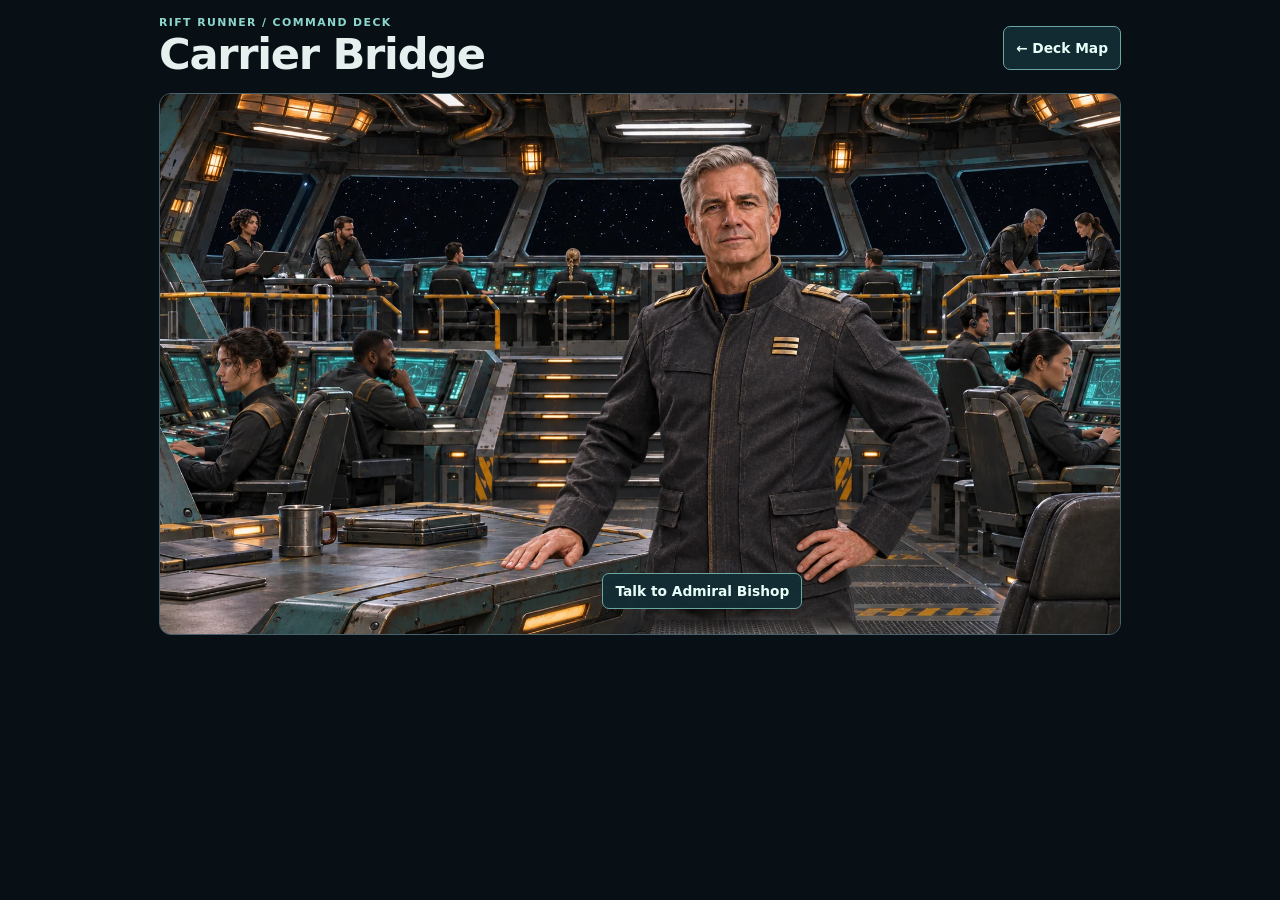
<file: carrier-bridge.html>
<!doctype html>
<html lang="en">
<head>
<meta charset="utf-8">
<meta name="viewport" content="width=device-width, initial-scale=1, viewport-fit=cover">
<meta name="theme-color" content="#08131a">
<title>Carrier Bridge · Rift Runner</title>
<link rel="icon" type="image/png" href="./rift-192.png">
<script src="./sound-activation.js?v=1" defer></script>
<script src="./vessel-exterior.js?v=214" defer></script>
<link rel="stylesheet" href="./carrier-bridge.css?v=251">
<script src="./pilot-credits.js?v=252" defer></script>
<script src="./pilot-missions.js?v=160" defer></script>
<script src="./wing-rendezvous.js?v=185" defer></script>
<script src="./carrier-bridge.js?v=255" defer></script>
</head>
<body>
<main class="bridge" aria-labelledby="bridge-title">
 <header><div><p class="eyebrow">Rift Runner / Command deck</p><h1 id="bridge-title" tabindex="-1">Carrier Bridge</h1></div><a class="button" href="./carrier.html">← Deck Map</a></header>
 <figure class="scene" id="bridge-scene" data-captain="back">
  <div class="scene-art">
   <img class="bridge-background" id="pegasus-bridge-interior" src="./carrier-bridge-clean.webp?v=94" width="1672" height="941" alt="Crew work at their stations on the carrier bridge, with stars beyond the windows." fetchpriority="high">
   <img class="bridge-background" id="bifrost-bridge-crew" width="1672" height="941" alt="Admiral Adaline stands full-length amid Bifrost’s bridge crew, illuminated controls, and a holographic display." hidden>
   <img class="bridge-background" id="bifrost-bridge-interior" width="1672" height="941" alt="Bifrost’s command deck, with violet-lit stations along a tall observation window." hidden>
   <img class="bifrost-bridge-admiral" id="bifrost-bridge-admiral" width="460" height="500" alt="Portrait of Admiral Adaline" hidden>
   <img class="captain-art captain-art-front" src="./captain-bridge-front.webp?v=94" alt="">
   <img class="captain-art captain-art-back" src="./captain-bridge-back.webp?v=94" alt="">
  </div>
  <button class="captain" id="bridge-captain" type="button" aria-controls="bridge-mission" aria-expanded="false" hidden><span>Talk to Admiral Bishop</span></button>
 </figure>
 <button class="button bifrost-talk-action" id="bifrost-talk-action" type="button" aria-controls="bifrost-bridge-briefings" aria-expanded="false" hidden>Talk to Admiral Adaline</button>
 <section class="brief" id="bridge-mission" aria-labelledby="mission-title" hidden>
  <p class="eyebrow" id="mission-kicker">Starter mission 01</p>
  <h2 id="mission-title" tabindex="-1">Outfit the Rift-3</h2>
  <p class="orders" id="mission-orders">Get that Rift-3 ready to fly. Mara has the parts in the shop. Once you have them, fit them in the hangar.</p>
  <audio id="captain-voice" src="./captain-starter-ship-rift-four.mp3?v=90" preload="metadata"></audio>
  <audio id="wing-briefing-voice" preload="none"></audio>
  <div class="wing-briefing-controls" id="wing-briefing-controls" role="group" aria-label="Wing Rendezvous recording" hidden>
   <p id="wing-briefing-step" role="status"></p>
   <button class="button" id="wing-briefing-replay" type="button" aria-controls="mission-orders">Replay paragraph</button>
   <button class="button" id="wing-briefing-next" type="button" aria-label="Next paragraph" aria-controls="mission-orders">Next →</button>
  </div>
  <p class="mission-status" id="mission-status" role="status"></p>
  <ol class="objectives" id="mission-parts"></ol>
  <p class="next" id="mission-next"></p>
  <button class="button mission-lodge" id="mission-lodge" type="button" hidden>Lodge mission completion</button>
  <button class="button mission-lodge" id="mission-accept" type="button" hidden>Accept mission</button>
  <label class="next" id="mission-picker" hidden>Choose briefing <select class="button" id="mission-select"></select></label>
  <nav aria-label="Mission destinations"><a class="button" id="mission-crew" href="./carrier-crew.html" hidden>Go to Crew Quarters</a><a class="button" id="mission-launch" href="./index.html?hangar=carrier&amp;order=intercept" hidden>Go to Hangar</a><a class="button" id="mission-shop" href="./carrier-shop.html">Go to Shop</a><a class="button" id="mission-hangar" href="./index.html?hangar=carrier">Go to Hangar</a></nav>
 </section>
 <section class="brief" id="bifrost-bridge-briefings" aria-labelledby="bifrost-briefing-title" hidden>
  <p class="eyebrow">Bifrost · Admiral Adaline</p>
  <h2 id="bifrost-briefing-title" tabindex="-1">Flight Training</h2>
  <p class="orders">Start with the flight drills or take a wing into the Vandul exercise. You can outfit and repair your fighter in the Hangar.</p>
  <p class="next">Story orders and pilot qualifications are issued on Pegasus for now. Bifrost’s training drills don’t advance those orders.</p>
  <nav aria-label="Bifrost training destinations">
   <a class="button" href="./index.html?launch=practice&amp;vessel=bifrost&amp;departure=carrier">Practice Alone</a>
   <a class="button" href="./index.html?launch=solo-training&amp;vessel=bifrost&amp;departure=carrier">Vandul Training</a>
   <a class="button" href="./index.html?launch=escort&amp;vessel=bifrost&amp;departure=carrier">Escort Training</a>
   <a class="button" href="./index.html?launch=wingman-test&amp;vessel=bifrost&amp;departure=carrier">Wingman vs Vandul</a>
   <a class="button" href="./index.html?launch=capital-test&amp;vessel=bifrost&amp;departure=carrier">Capital (test)</a>
   <a class="button" href="./carrier-crew.html?vessel=bifrost">Crew Quarters</a>
   <a class="button" href="./carrier-shop.html?vessel=bifrost">Shop</a>
   <a class="button" href="./index.html?hangar=carrier&amp;vessel=bifrost">Hangar</a>
  </nav>
 </section>
 <p class="next" id="bridge-notice" role="status"></p>
</main>
</body>
</html>
</file>
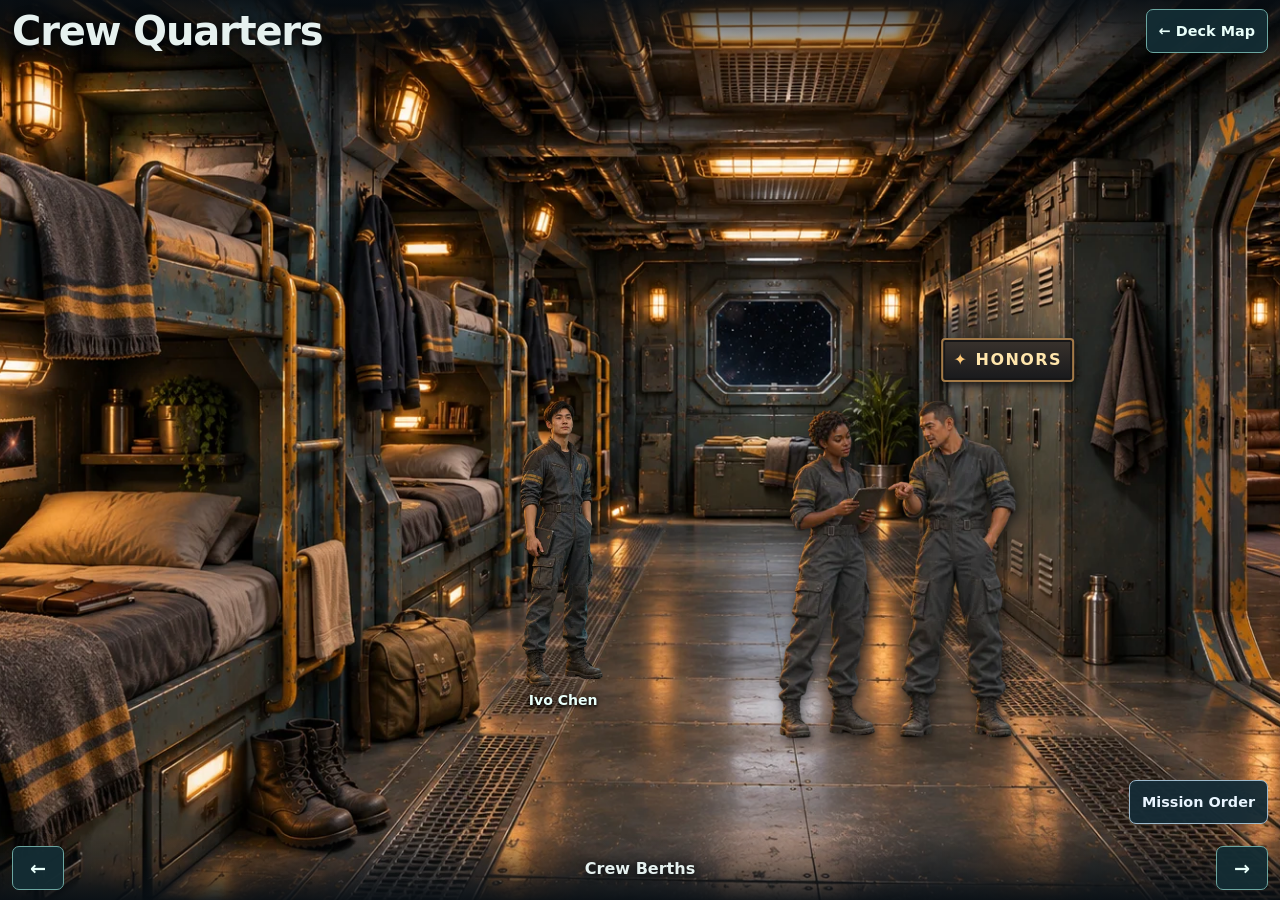
<file: carrier-crew.html>
<!doctype html>
<html lang="en">
<head>
<meta charset="utf-8">
<meta name="viewport" content="width=device-width, initial-scale=1, viewport-fit=cover">
<meta name="theme-color" content="#08131a">
<title>Crew Quarters · Rift Runner</title>
<link rel="icon" type="image/png" href="./rift-192.png">
<script src="./vessel-exterior.js?v=260" defer></script>
<link rel="stylesheet" href="./carrier-crew.css?v=253">
<script src="./pilot-missions.js?v=160" defer></script>
<script src="./wing-rendezvous.js?v=185" defer></script>
<link rel="preload" href="./crew-pilot-aya-resting.webp?v=185" as="image">
</head>
<body>
<main class="quarters" aria-labelledby="quarters-title">
 <header class="quarters-header">
  <h1 id="quarters-title">Crew Quarters</h1>
  <a class="control carrier-link" href="./carrier.html">← Deck Map</a>
 </header>
 <div class="room-stage">
  <section class="room" data-room="Crew Berths" aria-label="Crew Berths">
   <div class="room-lower room-lower-berths" aria-hidden="true"></div>
   <div class="room-upper">
    <img src="./crew-berths.webp?v=95" width="1672" height="941" alt="The carrier crew’s sleeping berths." fetchpriority="high">
    <button class="honor-board" id="crew-honors" type="button" aria-haspopup="dialog" aria-controls="crew-distinction"><span aria-hidden="true">✦</span> Honors</button>
   </div>
   <button class="control crew-visitor" id="crew-visitor-ivo" type="button" aria-haspopup="dialog" aria-controls="crew-ivo-chat" hidden><img src="./crew-npc-trainee.webp" alt="" loading="lazy" decoding="async" draggable="false"><span>Ivo Chen</span></button>
   <button class="control mission-board" id="crew-mission-board" type="button" aria-haspopup="dialog" aria-controls="crew-mission-notice">Mission Order</button>
  <img class="crew-ambient" src="./crew-deck-crew.webp?v=3" alt="" aria-hidden="true" loading="lazy" decoding="async" draggable="false">
  </section>
  <section class="room" data-room="Common Room" aria-label="Common Room" hidden>
   <div class="room-lower room-lower-common" aria-hidden="true"></div>
   <div class="room-upper">
    <img src="./crew-common.webp?v=95" width="1672" height="941" alt="The common room, with seating and a pilot ranks pinboard.">
    <img class="crew-seated crew-seated-common" src="./crew-seat-common.webp" width="400" height="267" alt="" aria-hidden="true" loading="lazy" decoding="async" draggable="false">
    <button class="pinboard" id="crew-pinboard" type="button" aria-haspopup="dialog" aria-controls="crew-ranks"><span class="control">Pilot ranks</span></button>
   </div>
   <button class="control class-board" id="crew-classes" type="button" aria-haspopup="dialog" aria-controls="crew-ship-classes">Ship Classes</button>
   <button class="control squadron-board" id="crew-squadron" type="button" aria-haspopup="dialog" aria-controls="crew-formation">Formation Deck</button>
  <img class="crew-ambient" src="./crew-deck-crew-alt.webp?v=2" alt="" aria-hidden="true" loading="lazy" decoding="async" draggable="false">
  </section>
  <section class="room" data-room="Galley" aria-label="Galley" hidden>
   <div class="room-lower room-lower-galley" aria-hidden="true"></div>
   <div class="room-upper">
    <img src="./crew-galley.webp?v=95" width="1672" height="941" alt="The carrier’s galley and kitchen.">
    <img class="crew-seated crew-seated-galley" src="./crew-seat-galley.webp" width="400" height="271" alt="" aria-hidden="true" loading="lazy" decoding="async" draggable="false">
   </div>
   <button class="control crew-visitor" id="crew-visitor-sera" type="button" aria-haspopup="dialog" aria-controls="crew-sera-chat" hidden><img src="./crew-npc-range-marshal.webp" alt="" loading="lazy" decoding="async" draggable="false"><span>Sera Voss</span></button>
  <img class="crew-ambient" src="./crew-deck-crew-alt.webp?v=2" alt="" aria-hidden="true" loading="lazy" decoding="async" draggable="false">
  </section>
  <section class="room" data-room="Observation Lounge" aria-label="Observation Lounge" hidden>
   <picture class="room-upper room-observation-view">
    <source media="(orientation: portrait)" srcset="./crew-observation-portrait.webp?v=97" width="941" height="1672">
    <img src="./crew-observation.webp?v=95" width="1672" height="941" alt="The observation lounge looks out on deep space.">
   </picture>
   <button class="control enemy-board" id="crew-enemies" type="button" aria-haspopup="dialog" aria-controls="crew-enemy-list">Enemy Ships</button>
  </section>
  <section class="room" data-room="Refuelling Bay" aria-label="Refuelling Bay" hidden>
   <img class="room-refuelling-art" src="./crew-refuelling-bay.webp?v=183" loading="lazy" decoding="async" alt="Ground-level view of the Pegasus hangar, with several sea-green Rift-3 fighters parked and connected to refuelling carts beneath an overhead launch hatch.">
   <figure id="crew-launch-wing" class="crew-launch-wing" hidden>
    <img id="crew-launch-wing-art" alt="Leena and Tomas in slate and teal flight suits, helmets in hand." decoding="async" draggable="false">
    <figcaption>Leena &amp; Tomas <span>Ready to launch</span></figcaption>
   </figure>
  <img class="crew-ambient" src="./crew-deck-crew.webp?v=3" alt="" aria-hidden="true" loading="lazy" decoding="async" draggable="false">
  </section>
 </div>
 <img class="crew-pilot-portrait" id="crew-pilot-portrait" width="72" height="72" decoding="async" draggable="false" alt="" hidden>
 <button id="crew-resting-pilot" class="crew-resting-pilot" type="button" aria-haspopup="dialog" aria-controls="crew-pilot-chat" hidden>
  <img id="crew-resting-art" alt="" decoding="async" draggable="false">
  <span class="crew-resting-tag"><strong id="crew-resting-name"></strong><span id="crew-resting-note"></span></span>
 </button>
 <nav class="room-nav" aria-label="Crew quarters rooms">
  <button class="control arrow" id="crew-prev" type="button" aria-label="Previous room">←</button>
  <p id="crew-room-label" role="status" aria-atomic="true">Crew Berths</p>
  <button class="control arrow" id="crew-next" type="button" aria-label="Next room">→</button>
 </nav>
 <dialog id="crew-pilot-chat" class="crew-pilot-chat" aria-labelledby="crew-chat-title">
  <p class="squadron-kicker" data-vessel-prefix>Pegasus · Flight Crew</p>
  <h2 id="crew-chat-title"></h2>
  <p id="crew-chat-line"></p>
  <p id="crew-chat-progress" role="status"></p>
  <div class="formation-actions">
   <button class="control" id="crew-chat-check-in" type="button" hidden>Saddle up</button>
   <form method="dialog"><button class="control" type="submit" autofocus>Close</button></form>
  </div>
 </dialog>
 <dialog class="visitor-chat" id="crew-sera-chat" aria-labelledby="crew-sera-title">
  <img src="./crew-npc-range-marshal.webp" width="96" height="96" alt="" loading="lazy">
  <p class="squadron-kicker" data-vessel-prefix>Pegasus · Galley · Range marshal</p>
  <h2 id="crew-sera-title">Sera Voss</h2>
  <p>Fresh pot’s on. If you’re trying a new fighter, run one easy lap in Custom Mode before you push it. A ship tells you plenty on the way back to the deck.</p>
  <form method="dialog"><button class="control" autofocus>Close</button></form>
 </dialog>
 <dialog class="visitor-chat" id="crew-ivo-chat" aria-labelledby="crew-ivo-title">
  <img src="./crew-npc-trainee.webp" width="96" height="96" alt="" loading="lazy">
  <p class="squadron-kicker" data-vessel-prefix>Pegasus · Crew Berths · Trainee pilot</p>
  <h2 id="crew-ivo-title">Ivo Chen</h2>
  <p>I’ve tried landing smoothly three times today. On the third, nobody looked up from dinner. I’m calling that progress.</p>
  <form method="dialog"><button class="control" autofocus>Close</button></form>
 </dialog>
 <dialog id="crew-ranks" aria-labelledby="crew-ranks-title">
  <h2 id="crew-ranks-title">Pilot Ranks</h2>
  <dl class="rank-list">
   <div data-min-kills="0"><dt>Cadet</dt><dd>0 kills</dd></div>
   <div data-min-kills="10"><dt>Wingman</dt><dd>10 kills</dd></div>
   <div data-min-kills="25"><dt>Ace</dt><dd>25 kills</dd></div>
   <div data-min-kills="50"><dt>Flight Lead</dt><dd>50 kills</dd></div>
   <div data-min-kills="75"><dt>Veteran</dt><dd>75 kills</dd></div>
   <div data-min-kills="150"><dt>Vanguard</dt><dd>150 kills</dd></div>
   <div data-min-kills="300"><dt>Rift Legend</dt><dd>300 kills</dd></div>
  </dl>
  <p class="rank-requirement">At each kill milestone, ask Admiral Bishop for your next qualification. Complete them in rank order to earn the badges.</p>
  <form method="dialog"><button class="control" autofocus>Close</button></form>
 </dialog>
 <dialog class="distinction" id="crew-distinction" aria-labelledby="crew-distinction-title">
  <header><span aria-hidden="true">✦</span><p>Combat distinction</p></header>
  <h2 id="crew-distinction-title">Untouched Legend</h2>
  <p>Clear all six waves of the Vandul Duel without taking any hull damage.</p>
  <form method="dialog"><button class="control" autofocus>Close</button></form>
 </dialog>
 <dialog class="mission-notice" id="crew-mission-notice" aria-labelledby="crew-mission-notice-title">
  <header class="poster-head">
   <div><p class="poster-kicker" data-vessel-prefix>Pegasus · Crew Berths</p><h2 id="crew-mission-notice-title">Mission Order</h2></div>
   <form method="dialog"><button class="control" type="submit" autofocus>Close</button></form>
  </header>
  <p class="mission-notice-note" id="crew-mission-reference">Reference only. Missions are not launched from this board.</p>
  <ol class="mission-order">
   <li>Outfit the Rift-3</li>
   <li>Launch and Dock</li>
   <li>Formation: Wing Rendezvous</li>
   <li>Vandul Intercept</li>
   <li class="unassigned">Unassigned</li>
   <li class="unassigned">Unassigned</li>
   <li class="unassigned">Unassigned</li>
   <li class="unassigned">Unassigned</li>
   <li class="unassigned">Unassigned</li>
   <li class="unassigned">Unassigned</li>
   <li class="unassigned">Unassigned</li>
   <li class="unassigned">Unassigned</li>
   <li class="unassigned">Unassigned</li>
   <li class="unassigned">Unassigned</li>
   <li class="unassigned">Unassigned</li>
   <li class="unassigned">Unassigned</li>
   <li class="unassigned">Unassigned</li>
   <li class="unassigned">Unassigned</li>
   <li class="unassigned">Unassigned</li>
   <li class="unassigned">Unassigned</li>
  </ol>
 </dialog>
 <dialog id="crew-enemy-list" aria-labelledby="crew-enemy-title">
  <h2 id="crew-enemy-title">Enemy Ships</h2>
  <ul class="enemy-ships">
   <li><details>
    <summary>Vandul Fighter</summary>
    <img src="./vandul-ship.webp" width="272" height="272" loading="lazy" alt="Dark Vandul fighter with three prongs and orange lights">
    <dl class="rank-list">
     <div><dt>Hull</dt><dd>20 HP · Hull weight 65</dd></div>
     <div><dt>Propulsion</dt><dd>Vandul thruster · Cruise 63 u/s · Drive-by 190 u/s</dd></div>
     <div><dt>Primary weapon</dt><dd>Vandul Twinbeam · 2 beams · 2 damage / beam · 335 u/s · 0.88 s cooldown</dd></div>
     <div><dt>Secondary weapon</dt><dd>Empty</dd></div>
     <div><dt>Shield</dt><dd>Empty</dd></div>
     <div><dt>Total weight</dt><dd>100 weight units</dd></div>
    </dl>
    <img src="./vandul-twinbeam-module.webp" width="256" height="128" loading="lazy" alt="Vandul Twinbeam, an alien dual-rail laser with purple emitters">
   </details></li>
  </ul>
  <form method="dialog"><button class="control" autofocus>Close</button></form>
 </dialog>
 <dialog id="crew-ship-classes" class="ship-poster" aria-labelledby="crew-ship-classes-title" aria-describedby="crew-ship-classes-note">
  <header class="poster-head">
   <div><p class="poster-kicker">Carrier flight deck reference</p><h2 id="crew-ship-classes-title">Ship Classes</h2></div>
   <form method="dialog"><button class="control" type="submit" autofocus>Close</button></form>
  </header>
  <p id="crew-ship-classes-note">Compare approximate hull lengths on one scale. Fighters and Vessel-class craft fit inside the hangar. Vessel-class examples at twice the Rift-3 hull length include the Civilian Freighter and Blackwake. Corvettes use the external rear deck. The carrier is about 20 Rift-3 hull lengths long.</p>
  <figure class="poster-corvette">
   <img src="./corvette-class-concept.webp" width="1050" height="350" loading="lazy" decoding="async" alt="A long, sleek Corvette resting on the carrier’s exterior flight deck.">
   <figcaption>Corvette concept · Not playable</figcaption>
   <a href="./corvette-loadout.html" id="crew-corvette-loadout" class="control" style="display:inline-flex;align-items:center;min-height:44px;margin-top:6px">Inspect Corvette loadout →</a>
  </figure>
  <details class="poster-corvette-scale">
   <summary>Compare Corvette and Rift-3</summary>
   <figure>
    <img src="./corvette-rift4-scale-v6.webp" width="760" height="700" loading="lazy" decoding="async" alt="Top-down view of the wider Corvette with four empty side turret mounts beside the Rift-3 at the same scale.">
    <figcaption>The Corvette is 4.6 Rift-3 hull lengths long. This scale drawing shows all four sockets empty.</figcaption>
   </figure>
  </details>
  <ol class="poster-ships" role="list">
   <li data-berth="internal" style="--length:5%">
    <div class="poster-canvas" aria-hidden="true"><svg class="poster-rift4-art" viewBox="0 0 180 266" focusable="false"><path d="M177 130v6h-19v23l-19 13-24 5-18 13-23 45-26 28-13-7v-55l8-10v-20l-18-6-19-14v-36l19-14 18-6V75l-8-10V10l13-7 26 28 23 45 18 13 24 5 19 13v23Z"/><path class="poster-detail" d="M151 109l-13-10-22 8v52l22 8 13-10ZM106 106 82 115 38 122v22l44 7 24 9M85 95 49 25v46l18 25m18 75-36 70v-46l18-25"/></svg></div>
    <div class="poster-caption"><strong>Rift-3 Fighter</strong><span>Internal hangar</span></div>
   </li>
   <li data-berth="internal" style="--length:10%">
    <div class="poster-canvas" aria-hidden="true"><svg viewBox="0 0 180 52" focusable="false"><path d="M7 17h20l7-9h79c28 0 51 6 65 18-14 12-37 18-65 18H34l-7-9H7Z"/><path class="poster-detail" d="M24 20v12m19-21v30m63-28v26m1-24c29 0 48 5 59 11-11 6-30 11-59 11M47 18h48m-48 16h48"/></svg></div>
    <div class="poster-caption"><strong>Vessel</strong><span>Internal hangar</span></div>
   </li>
   <li data-berth="rear" style="--length:23%">
    <div class="poster-canvas" aria-hidden="true"><svg viewBox="0 0 180 52" focusable="false"><path d="M3 4h51l13 8h50l18 5 42 9-42 9-18 5H67l-13 8H3l7-12h36l11-10-11-10H10Z"/><path class="poster-detail" d="M16 10h36m-36 32h36m13-26v20m14-19h49m-50 18h50m-30-9h57"/></svg></div>
    <div class="poster-caption"><strong>Corvette</strong><span>External rear deck only</span></div>
   </li>
   <li data-berth="none" style="--length:43%">
    <div class="poster-canvas" aria-hidden="true"><svg viewBox="0 0 180 52" focusable="false"><path d="M4 8h42l11 5h51l18 6 51 5v4l-51 5-18 6H57l-11 5H4l7-11V19Z"/><path class="poster-detail" d="M24 13v26m34-20h42m-42 14h42m16-7h58m-95-6 15 6-15 6-15-6Z"/></svg></div>
    <div class="poster-caption"><strong>Frigate</strong><span>Not carrier-stowed</span></div>
   </li>
   <li data-berth="none" style="--length:70%">
    <div class="poster-canvas" aria-hidden="true"><svg viewBox="0 0 180 52" focusable="false"><path d="M4 12h29L46 3h73l8 5h20l26 12 5 6-5 6-26 12h-20l-8 5H46l-13-9H4V32l8-6-8-6Z"/><path class="poster-detail" d="M38 16l16-9h62l12 7h19m-109 22 16 9h62l12-7h19M26 25h33m60 1h41m-93-7h37l9 7-9 7H67Z"/></svg></div>
    <div class="poster-caption"><strong>Cruiser</strong><span>Not carrier-stowed</span></div>
   </li>
   <li data-berth="none" style="--length:100%">
    <div class="poster-canvas" aria-hidden="true"><svg class="poster-carrier-art" viewBox="0 0 180 84" focusable="false"><path d="M8 20l8-3 15-13 20-2 15 3 7 6h18l9 4v7l20 3 13 4 22 3 14 5 9 4-13 1-5 1 5 1 13 1-9 4-14 4-22 3-13 4-20 3v7l-9 4H73l-7 6-15 2-20-2-15-13-8-3v-6H2V26h6Z"/><path class="poster-detail" d="M24 29l7-5h26l9 7v22l-9 7H31l-7-5ZM34 34h7m7 0h7m-21 15h7m7 0h7M72 28h24l14 5h12l7 7v4l-7 7h-12l-14 5H72M126 42h36M5 31h10M5 38h10M5 46h10M5 53h10"/></svg></div>
    <div class="poster-caption"><strong>Carrier</strong><span>Hosts hangar · not stowed</span></div>
   </li>
  </ol>
  <p class="poster-footer">Support is a role, not a size class. The middle four are concept classes and are not yet playable.</p>
 </dialog>
 <dialog id="crew-formation" class="squadron" aria-labelledby="crew-formation-title">
  <p class="squadron-kicker">Carrier flight planning</p>
  <h2 id="crew-formation-title">Formation Deck</h2>
  <section class="wing-roster" id="crew-wing-roster" aria-labelledby="crew-wing-roster-title" hidden>
   <h3 id="crew-wing-roster-title">Three-pilot wing roster</h3>
   <ul><li id="crew-wing-roster-you">You</li><li>Leena</li><li>Tomas</li></ul>
  </section>
  <label class="formation-mode-label" for="formation-mode">Mission</label>
  <select id="formation-mode" class="control" aria-describedby="formation-test-note"><option value="test">Wingman vs Vandul · Test</option><option value="qualification">Admiral’s Wingman qualification</option><option value="corsair" id="formation-corsair">Corsair · Private</option></select>
  <p id="formation-test-note" class="formation-test-note">No career rewards. If destroyed, repair in the Hangar.</p>
  <div id="formation-mover" class="formation-mover" role="group" aria-label="Ship to place">
   <button id="formation-move-player" class="control" type="button" aria-pressed="true">Place my ship</button>
   <button id="formation-move-wingman" class="control" type="button" aria-pressed="false">Place AI wingman</button>
  </div>
  <form id="formation-form">
   <fieldset class="formation-grid">
    <legend id="formation-grid-help">Tap a tile to place the selected ship</legend>
    <p class="formation-heading" aria-hidden="true">↑ DIRECTION OF FLIGHT</p>
    <label class="formation-tile" data-formation-tile="front-left"><input type="radio" name="formation" value="front-left" aria-label="Front left"><img class="formation-craft" src="./fighter-winged.png?v=23" width="480" height="320" alt="" draggable="false"><span class="tile-occupant"></span><span class="tile-position">Front left</span></label>
    <label class="formation-tile" data-formation-tile="front"><input type="radio" name="formation" value="front" aria-label="Ahead"><img class="formation-craft" src="./fighter-winged.png?v=23" width="480" height="320" alt="" draggable="false"><span class="tile-occupant"></span><span class="tile-position">Ahead</span></label>
    <label class="formation-tile" data-formation-tile="front-right"><input type="radio" name="formation" value="front-right" aria-label="Front right"><img class="formation-craft" src="./fighter-winged.png?v=23" width="480" height="320" alt="" draggable="false"><span class="tile-occupant"></span><span class="tile-position">Front right</span></label>
    <label class="formation-tile" data-formation-tile="side-left"><input type="radio" name="formation" value="side-left" aria-label="Left"><img class="formation-craft" src="./fighter-winged.png?v=23" width="480" height="320" alt="" draggable="false"><span class="tile-occupant"></span><span class="tile-position">Left</span></label>
    <div class="formation-tile formation-center" id="formation-center" data-occupant="lead"><img class="formation-craft" src="./fighter-winged.png?v=23" width="480" height="320" alt="" draggable="false"><span class="tile-occupant">AI Lead</span></div>
    <label class="formation-tile" data-formation-tile="line-abreast"><input type="radio" name="formation" value="line-abreast" aria-label="Right"><img class="formation-craft" src="./fighter-winged.png?v=23" width="480" height="320" alt="" draggable="false"><span class="tile-occupant"></span><span class="tile-position">Right</span></label>
    <label class="formation-tile" data-formation-tile="echelon-left"><input type="radio" name="formation" value="echelon-left" aria-label="Rear left" checked><img class="formation-craft" src="./fighter-winged.png?v=23" width="480" height="320" alt="" draggable="false"><span class="tile-occupant"></span><span class="tile-position">Rear left</span></label>
    <label class="formation-tile" data-formation-tile="trail"><input type="radio" name="formation" value="trail" aria-label="Behind"><img class="formation-craft" src="./fighter-winged.png?v=23" width="480" height="320" alt="" draggable="false"><span class="tile-occupant"></span><span class="tile-position">Behind</span></label>
    <label class="formation-tile" data-formation-tile="echelon-right"><input type="radio" name="formation" value="echelon-right" aria-label="Rear right"><img class="formation-craft" src="./fighter-winged.png?v=23" width="480" height="320" alt="" draggable="false"><span class="tile-occupant"></span><span class="tile-position">Rear right</span></label>
   </fieldset>
   <p id="formation-status" class="formation-status" role="status">Choose the formation for your next Wingman flight.</p>
   <div class="formation-actions"><button class="control" type="submit">Save formation</button><button class="control" type="submit" formmethod="dialog">Close</button></div>
  </form>
 </dialog>
</main>
<script>
'use strict';
(() => {
 const rooms=[...document.querySelectorAll('[data-room]')];
 const get=id=>document.getElementById(id);
 const prev=get('crew-prev'),next=get('crew-next'),label=get('crew-room-label');
 const boards=[[get('crew-pinboard'),get('crew-ranks')],[get('crew-honors'),get('crew-distinction')],[get('crew-enemies'),get('crew-enemy-list')],[get('crew-squadron'),get('crew-formation')],[get('crew-classes'),get('crew-ship-classes')],[get('crew-mission-board'),get('crew-mission-notice')]];
 if(!rooms.length||!prev||!next||!label)return;
 const visitors=[
  {room:'Crew Berths',button:get('crew-visitor-ivo'),dialog:get('crew-ivo-chat')},
  {room:'Galley',button:get('crew-visitor-sera'),dialog:get('crew-sera-chat')}
 ].filter(visitor=>visitor.button&&visitor.dialog);
 for(const {button,dialog} of visitors)boards.push([button,dialog]);
 let visitorTimer,visitorPaused=false;
 function stopVisitors(){window.clearTimeout?.(visitorTimer);visitorTimer=undefined;}
 function refreshVisitors(roll=false){
  stopVisitors();
  if(visitorPaused||document.hidden)return;
  const room=rooms[current].dataset.room;
  const visitor=visitors.find(entry=>entry.room===room);
  if(!visitor)return;
  const {button,dialog}=visitor;
  // An open portrait or keyboard-focused control cannot disappear.
  if(roll&&!dialog.open&&document.activeElement!==button&&!boards.some(([,panel])=>panel?.open))button.hidden=Math.random()>=.72;
  visitorTimer=window.setTimeout?.(()=>refreshVisitors(true),24000);
 }
 const profileKey='rift-runner.pilot-profile.v1';
 const avatarSources=new Map([
  ['andy','./pilot-001-andy.webp?v=75'],['aya','./pilot-002-aya.webp?v=76'],
  ['ellis','./pilot-003-ellis.webp?v=76'],['nia','./pilot-004-nia.webp?v=76']
 ]);
 const pilotPortrait=get('crew-pilot-portrait');
 const standingPilot='./pilot-001-andy-standing.webp?v=181';
 let standingFailed=false;
 function refreshPilotPortrait(){
  if(!pilotPortrait)return;
  let path=null,alt='';
  try{
   const p=JSON.parse(window.localStorage.getItem(profileKey)),callsign=p?.callsign;
   // The stock portrait is cosmetic; the profile details still require the PIN.
   if(p?.version===2&&typeof callsign==='string'&&callsign.length<=24&&
      /^[\p{L}\p{N}][\p{L}\p{N} _-]{0,23}$/u.test(callsign)&&callsign===callsign.trim().replace(/ +/g,' ')&&
      typeof p.salt==='string'&&/^[a-f0-9]{32}$/.test(p.salt)&&typeof p.verifier==='string'&&
      /^[a-f0-9]{64}$/.test(p.verifier)&&p.iterations===310000){
    const id=Object.hasOwn(p,'avatar')?p.avatar:callsign.toLowerCase()==='andy'?'andy':null;
    path=id==='andy'&&!standingFailed?standingPilot:avatarSources.get(id)??null;
    if(path)alt='Your pilot portrait';
   }
  }catch{}
  pilotPortrait.alt=alt;
  if(path===standingPilot)pilotPortrait.setAttribute('data-presentation','standing');
  else pilotPortrait.removeAttribute('data-presentation');
  if(path&&pilotPortrait.getAttribute('src')!==path){
   pilotPortrait.hidden=true;pilotPortrait.setAttribute('src',path);
  }
  if(path&&pilotPortrait.complete&&pilotPortrait.naturalWidth>0)pilotPortrait.hidden=false;
  if(!path){
   pilotPortrait.hidden=true;pilotPortrait.removeAttribute('src');
  }
 }
 if(pilotPortrait){
  pilotPortrait.addEventListener('load',()=>{pilotPortrait.hidden=!pilotPortrait.getAttribute('src');});
  pilotPortrait.addEventListener('error',()=>{
   pilotPortrait.hidden=true;
   if(pilotPortrait.getAttribute('src')===standingPilot){standingFailed=true;refreshPilotPortrait();}
  });
  window.addEventListener('pageshow',refreshPilotPortrait);
  window.addEventListener('storage',event=>{if(event.key===profileKey||event.key===null)refreshPilotPortrait();});
  refreshPilotPortrait();
 }
 const squadron=get('crew-formation'),formationForm=get('formation-form'),mode=get('formation-mode');
 const status=get('formation-status'),center=get('formation-center'),movers=get('formation-mover'),testNote=get('formation-test-note');
 const placePlayer=get('formation-move-player'),placeWingman=get('formation-move-wingman');
 const tiles=Array.from(formationForm?.querySelectorAll('[data-formation-tile]')??[]);
 let openedGeneration,draft,official,active='player',pilotName='You';
 const positions={'echelon-right':'Behind you, to the right.','echelon-left':'Behind you, to the left.',
  trail:'Directly behind you.','line-abreast':'Alongside you, to the right.',
  'front-left':'Ahead of you, to the left.','front':'Directly ahead of you.',
  'front-right':'Ahead of you, to the right.','side-left':'Alongside you, to the left.'};
 const testMode=()=>mode.value==='test',corsairMode=()=>mode.value==='corsair';
 const corsairOption=get('formation-corsair'),gridHelp=get('formation-grid-help');
 function readPilotName(){
  try{
   const p=JSON.parse(window.localStorage.getItem(profileKey)),n=p?.callsign;
   if(p?.version===2&&typeof n==='string'&&n.length<=24&&/^[\p{L}\p{N}][\p{L}\p{N} _-]{0,23}$/u.test(n))return n;
  }catch{}
  return 'You';
 }
 function renderFormation(message){
  const test=testMode(),pick=formationForm.elements.namedItem('formation');
  movers.hidden=!test;
   if(testNote){
    testNote.hidden=!test&&!corsairMode();
    testNote.textContent=corsairMode()?'Shares your cockpit position. Enable Pegasus Wing Two in the cockpit or Hangar.':'No career rewards. If destroyed, repair in the Hangar.';
   }
   if(gridHelp)gridHelp.textContent=test?'Tap a tile to place the selected ship':'Tap a slot for your wingman';
  placePlayer.setAttribute('aria-pressed',String(active==='player'));
  placeWingman.setAttribute('aria-pressed',String(active==='wingman'));
  pick.value=test?draft[active]:official;
  center.dataset.occupant=test?'lead':'player';
  center.querySelector('.tile-occupant').textContent=test?'AI Lead':pilotName;
  for(const tile of tiles){
   const id=tile.dataset.formationTile,occupant=test?(draft.player===id?'player':draft.wingman===id?'wingman':''):(official===id?'wingman':'');
   tile.dataset.occupant=occupant;
   const name=occupant==='player'?pilotName:occupant==='wingman'?(corsairMode()?'Wing Two':'AI Wingman'):'';
   tile.querySelector('.tile-occupant').textContent=name;
   tile.querySelector('input').setAttribute('aria-description',name||'Empty tile');
  }
  status.textContent=message??(test?'Choose a ship, then tap a tile. The AI lead stays in the center.':positions[official]);
 }
 mode?.addEventListener('change',()=>renderFormation());
 placePlayer?.addEventListener('click',()=>{active='player';renderFormation();});
 placeWingman?.addEventListener('click',()=>{active='wingman';renderFormation();});
 formationForm?.addEventListener('change',()=>{
  const id=formationForm.elements.namedItem('formation').value;
  if(!Object.hasOwn(positions,id))return;
  if(!testMode()){official=id;renderFormation();return;}
  const other=active==='player'?'wingman':'player';
  if(draft[other]===id)draft[other]=draft[active];
  draft[active]=id;
  renderFormation(tileNames(id));
 });
 function tileNames(id){
  const tile=tiles.find(t=>t.dataset.formationTile===id);
  return (active==='player'?pilotName:'AI Wingman')+' placed at '+(tile?.querySelector('.tile-position').textContent??id)+'.';
 }
 formationForm?.addEventListener('submit',e=>{
  if(e.submitter?.formMethod==='dialog')return;
  e.preventDefault();
  const api=window.RiftMissions,test=testMode();
  const saved=test?api?.setSquadronTestLayout(draft,openedGeneration):api?.setSquadronFormation(official,openedGeneration);
  status.textContent=saved?'Formation saved for '+(test?'Wingman vs Vandul.':corsairMode()?'Corsair and your cockpit.':'your next Admiral’s Wingman sortie.'):
   'Could not save this formation. Reopen the deck and try again.';
 });
 let current=0,chatState=null;
 const resting=get('crew-resting-pilot'),restingArt=get('crew-resting-art');
 const chat=get('crew-pilot-chat'),checkIn=get('crew-chat-check-in');
 const readyWing=get('crew-launch-wing'),readyWingArt=get('crew-launch-wing-art');
 const wingHasFormed=state=>state?.completedAt!=null;
 const roomIdByName={'Crew Berths':'berths','Common Room':'common','Galley':'galley','Observation Lounge':'observation'};
 const roomId=()=>roomIdByName[rooms[current].dataset.room];
 const restingPilots=[
  {id:'aya',name:'Leena',rest:'common',idle:'Just taking a breather between flights.',join:'I’m in. I’ll get my Rift-3 ready.',ready:'I’m ready when you are.'},
  {id:'ellis',name:'Tomas',rest:'observation',idle:'It’s quiet here between shifts. I’m making the most of it.',join:'Count me in. I’ll be ready to fly with you.',ready:'I’m checked in and ready to fly.'}
 ];
 function pilotInRoom(state){
  const room=roomId();
  return room&&!wingHasFormed(state)?restingPilots.find(p=>(state?.rooms[p.id]??p.rest)===room):null;
 }
 const activeRendezvous=()=>window.RiftVessel?.id==='bifrost'?undefined:window.RiftRendezvous;
 function refreshRoster(state=activeRendezvous()?.get()){
  const roster=get('crew-wing-roster');if(!roster)return;
  roster.hidden=!wingHasFormed(state);
  if(!roster.hidden)get('crew-wing-roster-you').textContent=readPilotName();
 }
 function refreshResting(){
  const state=activeRendezvous()?.get();
  refreshRoster(state);
  if(readyWing){
   const here=wingHasFormed(state)&&rooms[current].dataset.room==='Refuelling Bay';
   readyWing.hidden=!here;
   if(here&&!readyWingArt.getAttribute('src'))readyWingArt.setAttribute('src','./crew-wing-ready.webp?v=187');
  }
  if(!resting)return;
  const pilot=pilotInRoom(state);
  resting.hidden=!pilot;
  if(!pilot)return;
  resting.setAttribute('data-room-slot',roomId());
  resting.setAttribute('data-pilot',pilot.id);
  get('crew-resting-name').textContent=pilot.name;
  get('crew-resting-note').textContent=state?.met[pilot.id]?'Checked in':state?'Rendezvous':'Off duty';
  const facesBoard=pilot.id==='aya'&&roomId()==='common'&&chatState?.pilot.id!=='aya';
  const src='./crew-pilot-'+pilot.id+(facesBoard?'-back':'-resting')+'.webp?v=185';
  if(restingArt.getAttribute('src')!==src){
   restingArt.hidden=false;
   restingArt.setAttribute('src',src);
  }
 }
 function renderChat(pilot,state,line){
  get('crew-chat-title').textContent=pilot.name;
  get('crew-chat-line').textContent=line??(state?.met[pilot.id]?pilot.ready:state?`Bishop sent you? I’m listening.`:pilot.idle);
  const count=Number(Boolean(state?.met.aya))+Number(Boolean(state?.met.ellis));
  get('crew-chat-progress').textContent=state?(wingHasFormed(state)?'Wing formed. Head to the Refuelling Bay to meet Leena and Tomas.':`${count} of 2 pilots checked in.`):'';
  checkIn.hidden=!state||Boolean(state.met[pilot.id]);
 }
 restingArt?.addEventListener('error',()=>{restingArt.hidden=true;});
 readyWingArt?.addEventListener('error',()=>{readyWingArt.hidden=true;});
 resting?.addEventListener('click',()=>{
  if(!chat||chat.open)return;
  const api=activeRendezvous(),state=api?.get(),pilot=pilotInRoom(state);
  if(!pilot)return;
  chatState={pilot,room:roomId(),generation:api?.generation(),acceptedAt:state?.acceptedAt};
  if(pilot.id==='aya'&&roomId()==='common')chat.setAttribute('data-stage','pinboard');
  else chat.removeAttribute('data-stage');
  renderChat(pilot,state);
  refreshResting();
  chat.showModal();
 });
 checkIn?.addEventListener('click',()=>{
  if(!chat.open||!chatState||chatState.room!==roomId())return;
  const api=activeRendezvous(),{pilot,room,generation,acceptedAt}=chatState;
  const nextState=api?.meet(pilot.id,room,generation,acceptedAt);
  if(!nextState){
   renderChat(pilot,null,'Couldn’t save this check-in. Close this conversation and try again.');
   return;
  }
  renderChat(pilot,nextState,pilot.join);
  refreshResting();
  chat.querySelector('form button')?.focus({preventScroll:true});
 });
 chat?.addEventListener('close',()=>{
  chatState=null;
  chat.removeAttribute('data-stage');
  refreshResting();
  (resting.hidden?next:resting).focus({preventScroll:true});
 });
 document.addEventListener('DOMContentLoaded',()=>{refreshResting();refreshVisitors(true);});
 document.addEventListener('visibilitychange',()=>refreshVisitors());
 window.addEventListener('pagehide',()=>{visitorPaused=true;stopVisitors();});
 window.addEventListener('pageshow',()=>{visitorPaused=false;refreshVisitors();});
 window.addEventListener('pageshow',refreshResting);
 window.addEventListener('storage',refreshResting);
 const navigate=step=>{
  const restoreFocus=rooms[current].contains(document.activeElement)||(resting&&document.activeElement===resting);
  current=(current+step+rooms.length)%rooms.length;
  rooms.forEach((room,i)=>{room.hidden=i!==current;});
  label.textContent=rooms[current].dataset.room;
  refreshResting();refreshVisitors(true);
  if(restoreFocus)(step<0?prev:next).focus({preventScroll:true});
 };
 prev.addEventListener('click',()=>navigate(-1));
 next.addEventListener('click',()=>navigate(1));
 document.addEventListener('keydown',e=>{
  if(e.defaultPrevented||chat?.open||boards.some(([,dialog])=>dialog?.open)||e.altKey||e.ctrlKey||e.metaKey||e.shiftKey)return;
  if(e.key==='ArrowLeft'||e.key==='ArrowRight'){
   e.preventDefault();
   navigate(e.key==='ArrowLeft'?-1:1);
  }
 });
 for(const [board,dialog] of boards){
  if(!board||!dialog)continue;
  board.addEventListener('click',()=>{
   if(dialog.open||visitors.some(visitor=>visitor.button===board&&(board.hidden||visitor.room!==rooms[current].dataset.room)))return;
   if(dialog===squadron&&formationForm){
    refreshRoster();
    const onBifrost=window.RiftVessel?.id==='bifrost';
    if(corsairOption){corsairOption.disabled=onBifrost;corsairOption.hidden=onBifrost;}
    if(onBifrost&&corsairMode())mode.value='test';
    const api=window.RiftMissions;
    openedGeneration=api?.generation();active='player';pilotName=readPilotName();
    draft=api?.getSquadronTestLayout()??{player:'echelon-left',wingman:'echelon-right'};
    official=api?.getSquadronFormation()??'echelon-right';
    renderFormation();
   }
   dialog.showModal();
  });
  dialog.addEventListener('close',()=>board.focus({preventScroll:true}));
 }
 if(window.location?.hash==='#crew-classes'){
  const common=rooms.findIndex(room=>room.dataset.room==='Common Room');
  if(common!==-1)navigate(common-current);
 }
})();
</script>
</body>
</html>
</file>
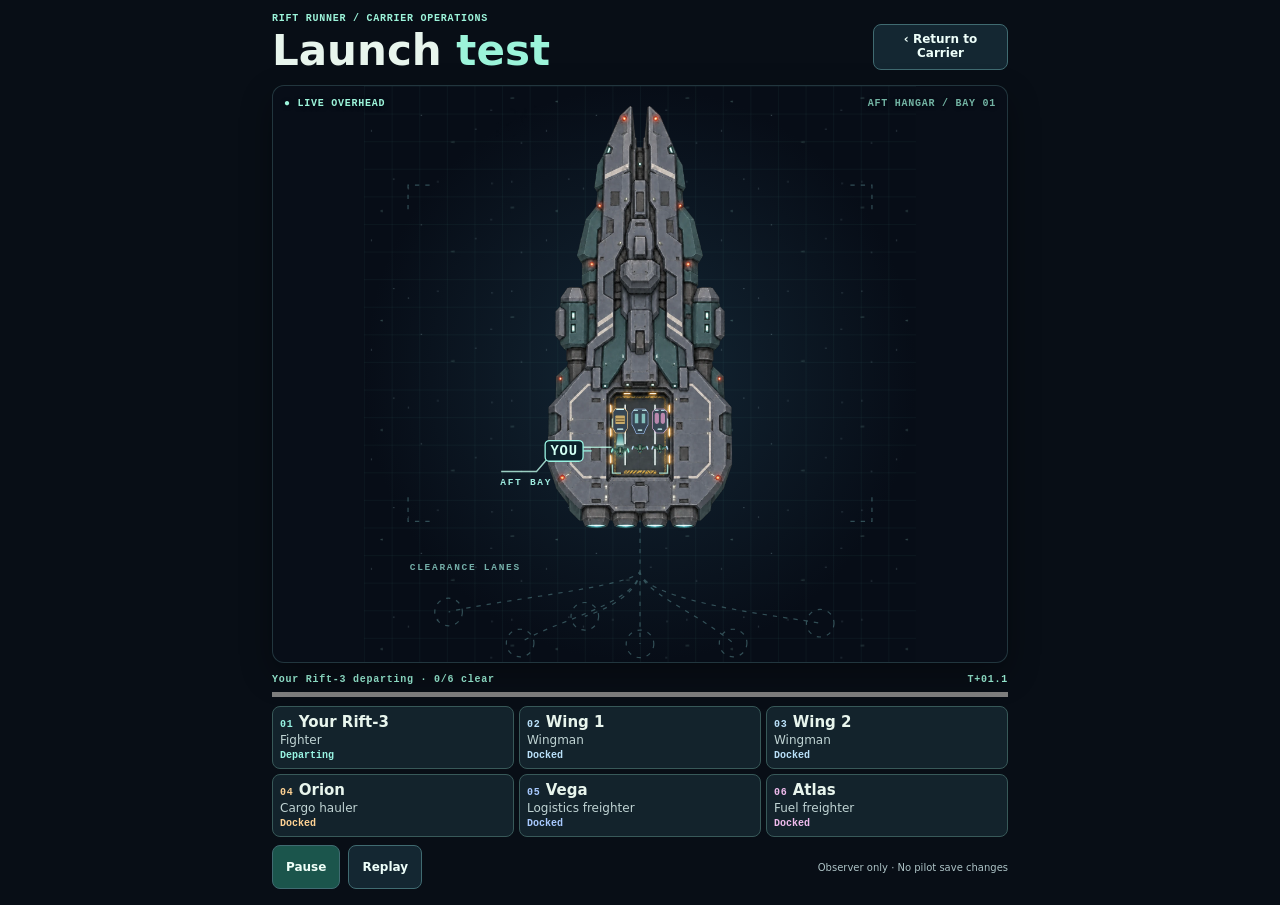
<file: carrier-launch-test.html>
<!doctype html>
<html lang="en">
<head>
<meta charset="utf-8">
<meta name="viewport" content="width=device-width,initial-scale=1,viewport-fit=cover">
<meta name="theme-color" content="#0a121a">
<title>Launch test | Rift Runner</title>
<link rel="icon" type="image/png" href="./rift-192.png">
<link rel="stylesheet" href="./carrier-launch-test.css?v=135">
<script defer src="./carrier-launch-test.js?v=136"></script>
</head>
<body>
<main class="launch-console">
 <header class="launch-head">
  <div><p class="eyebrow">RIFT RUNNER / CARRIER OPERATIONS</p><h1>Launch <em>test</em></h1></div>
  <a class="launch-button" href="./carrier.html">‹ Return to Carrier</a>
 </header>
 <section class="launch-map" aria-label="Carrier traffic monitor">
  <div class="map-label"><span>● LIVE OVERHEAD</span><span>AFT HANGAR / BAY 01</span></div>
  <svg viewBox="0 0 640 668" role="img" aria-labelledby="scene-title scene-desc">
   <title id="scene-title">Carrier aft hangar and six departure positions</title>
   <desc id="scene-desc">The carrier is seen from above. Your Rift-3, two wingmen, and three freighters queue in the illuminated aft hangar, depart one at a time, then use separate clearance positions. The YOU marker tracks your Rift-3.</desc>
   <defs>
    <pattern id="launch-grid" width="32" height="32" patternUnits="userSpaceOnUse"><path d="M32 0H0V32" fill="none" stroke="#5cac9e" opacity=".13"/></pattern>
    <pattern id="launch-stars" width="203" height="127" patternUnits="userSpaceOnUse">
     <path d="M8 52h1m25 56h1m31-74h1m18 77h1m43-61h1m17-22h1m34 38h1m-12 45h1m-121 8h1m96-6h1" stroke="#b7dce4" opacity=".5"/>
     <path d="M19 18h2m0-1v2m80 46h2m1-1v2m66-52h2m1-1v2" stroke="#a6ecda" opacity=".29"/>
    </pattern>
    <radialGradient id="launch-space"><stop stop-color="#132634"/><stop offset="1" stop-color="#070d17"/></radialGradient>
    <linearGradient id="launch-jet" x1="0" x2="0" y1="0" y2="1" gradientUnits="objectBoundingBox">
     <stop stop-color="#e9fff4" stop-opacity=".88"/><stop offset=".43" stop-color="#6be9ee" stop-opacity=".48"/><stop offset="1" stop-color="#6be9ee" stop-opacity="0"/>
    </linearGradient>
    <g id="launch-rift-four">
     <image href="./fighter-winged.png?v=23" x="-10" y="-8" width="20" height="14"/>
     <path d="M-9-1L-8 2M9-1L8 2" fill="none" stroke="var(--hull)" stroke-width="1.6" stroke-linecap="round"/>
    </g>
    <g id="launch-hauler">
     <path class="hull" d="M-8-9L-5-14H5L8-9V10L5 14H-5L-8 10Z"/>
     <rect x="-5.5" y="-4" width="11" height="10" rx="1" fill="#c9aa68"/>
     <path d="M-5-1H5M-5 2H5" stroke="#55472c" stroke-width="1"/>
     <path d="M-3-10H3" class="cockpit"/>
     <path d="M-4 13H4" class="engine"/>
    </g>
    <g id="launch-logistics">
     <path class="hull" d="M-4-15H4L7-8L9-5V9L6 13H-6L-9 9V-5L-7-8Z"/>
     <path d="M-6-3H-2V8H-6ZM2-3H6V8H2Z" fill="#83bfbc"/>
     <path d="M-2-11H2" class="cockpit"/>
     <path d="M-7 12H-3M3 12H7" class="engine"/>
    </g>
    <g id="launch-fuel">
     <path class="hull" d="M-8-9L-4-14H4L8-9V10L5 13H-5L-8 10Z"/>
     <rect x="-6" y="-4" width="5" height="13" rx="2.5" fill="#b988ad"/>
     <rect x="1" y="-4" width="5" height="13" rx="2.5" fill="#b988ad"/>
     <path d="M-2-10H2" class="cockpit"/>
     <path d="M-5 12H-2M2 12H5" class="engine"/>
    </g>
   </defs>
   <rect width="640" height="668" fill="url(#launch-space)"/>
   <rect width="640" height="668" fill="url(#launch-grid)"/>
   <rect width="640" height="668" fill="url(#launch-stars)"/>
   <g class="launch-guides" fill="none">
    <path d="M320 465V562C320 580 147 597 98 610M320 562C320 600 214 622 181 646M320 562C320 586 283 607 256 615M320 562V647M320 562C320 586 384 609 428 646M320 562C320 598 493 616 529 623"/>
    <circle cx="98" cy="610" r="16"/><circle cx="181" cy="646" r="16"/><circle cx="256" cy="615" r="16"/>
    <circle cx="320" cy="647" r="16"/><circle cx="428" cy="646" r="16"/><circle cx="529" cy="623" r="16"/>
    <path d="M51 477v28h29m509-28v28h-29M51 143v-28h29m509 28v-28h-29"/>
   </g>
   <image href="./carrier-top.webp?v=87" x="147" y="18" width="346" height="519"/>
   <g class="bay-reticle" fill="none">
    <path d="M288 386h10m-10 0v10m54-10h10m0 0v10m-64 43v10h10m44 0h10v-10"/>
    <path d="M287 419H224L200 447h-41"/>
   </g>
   <text class="map-caption" x="158" y="463">AFT BAY</text>
   <text class="map-caption clear-caption" x="53" y="561">CLEARANCE LANES</text>
   <g id="launch-craft-0" class="launch-craft launch-player mint" transform="translate(297 420) rotate(180) scale(1.1)">
    <path class="exhaust" d="M-4 6Q0 42 4 6Z"/><use href="#launch-rift-four"/>
   </g>
   <g id="launch-craft-1" class="launch-craft ice" transform="translate(320 420) rotate(180)">
    <path class="exhaust" d="M-4 6Q0 42 4 6Z"/><use href="#launch-rift-four"/>
   </g>
   <g id="launch-craft-2" class="launch-craft ice" transform="translate(343 420) rotate(180)">
    <path class="exhaust" d="M-4 6Q0 42 4 6Z"/><use href="#launch-rift-four"/>
   </g>
   <g id="launch-craft-3" class="launch-craft amber" transform="translate(297 388) rotate(180)">
    <path class="exhaust" d="M-4 12Q0 42 4 12Z"/><use href="#launch-hauler"/>
   </g>
   <g id="launch-craft-4" class="launch-craft blue" transform="translate(320 388) rotate(180)">
    <path class="exhaust" d="M-4 12Q0 42 4 12Z"/><use href="#launch-logistics"/>
   </g>
   <g id="launch-craft-5" class="launch-craft violet" transform="translate(343 388) rotate(180)">
    <path class="exhaust" d="M-4 12Q0 42 4 12Z"/><use href="#launch-fuel"/>
   </g>
   <g id="launch-player-marker" class="launch-player-marker" transform="translate(232 420)" aria-hidden="true">
    <rect x="-22" y="-12" width="44" height="24" rx="5"/>
    <path d="M22 0H32"/>
    <text x="0" y="5" text-anchor="middle">YOU</text>
   </g>
  </svg>
 </section>
 <div class="launch-progress">
  <div><span id="launch-status" role="status" aria-live="polite">Squadron and three freighters docked.</span><span id="launch-clock" aria-hidden="true">T+00.0</span></div>
  <progress id="launch-progress" max="6" value="0" aria-label="Ships cleared"></progress>
 </div>
 <ol class="launch-queue" aria-label="Departure queue">
  <li class="mint"><b><span aria-hidden="true">01</span> Your Rift-3</b><small>Fighter</small><span id="launch-phase-0">Docked</span></li>
  <li class="ice"><b><span aria-hidden="true">02</span> Wing 1</b><small>Wingman</small><span id="launch-phase-1">Docked</span></li>
  <li class="ice"><b><span aria-hidden="true">03</span> Wing 2</b><small>Wingman</small><span id="launch-phase-2">Docked</span></li>
  <li class="amber"><b><span aria-hidden="true">04</span> Orion</b><small>Cargo hauler</small><span id="launch-phase-3">Docked</span></li>
  <li class="blue"><b><span aria-hidden="true">05</span> Vega</b><small>Logistics freighter</small><span id="launch-phase-4">Docked</span></li>
  <li class="violet"><b><span aria-hidden="true">06</span> Atlas</b><small>Fuel freighter</small><span id="launch-phase-5">Docked</span></li>
 </ol>
 <footer class="launch-controls">
  <button id="launch-play" class="launch-button launch-primary" type="button" hidden>Pause</button>
  <button id="launch-replay" class="launch-button" type="button" hidden>Replay</button>
  <p>Observer only · No pilot save changes</p>
 </footer>
 <noscript><p>The overhead scene is available without JavaScript. Enable JavaScript to play the launch sequence.</p></noscript>
</main>
</body>
</html>
</file>
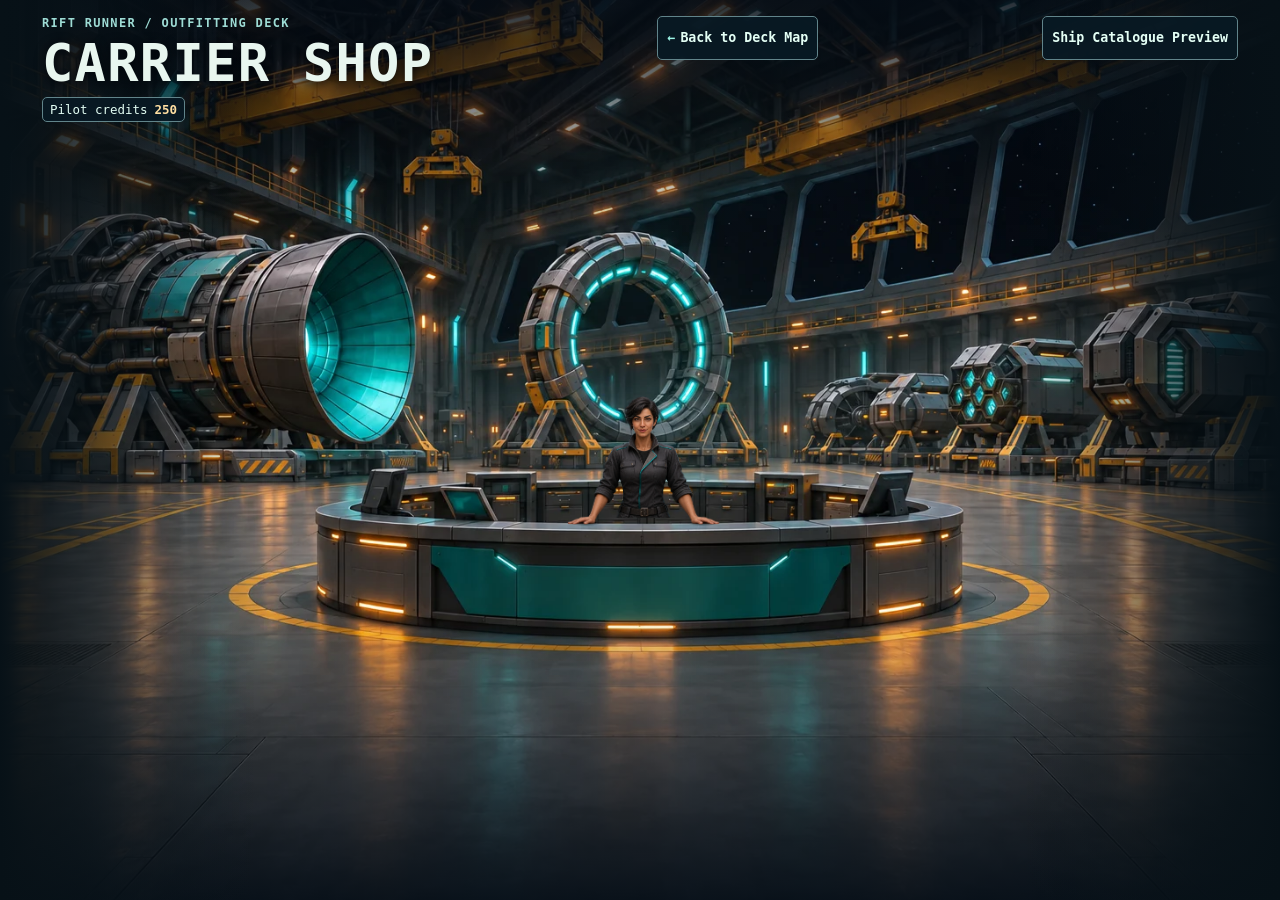
<file: carrier-shop.html>
<!doctype html>
<html lang="en">
<head>
<meta charset="utf-8">
<meta name="viewport" content="width=device-width, initial-scale=1, viewport-fit=cover">
<meta name="theme-color" content="#071117">
<meta name="apple-mobile-web-app-capable" content="yes">
<meta name="apple-mobile-web-app-title" content="Rift Runner">
<title>Carrier Shop · Rift Runner</title>
<meta name="description" content="Visit the outfitting deck and meet the quartermaster inside the Rift Runner carrier.">
<link rel="icon" type="image/png" href="./rift-192.png">
<link rel="apple-touch-icon" href="./rift-180.png">
<link rel="manifest" href="./manifest.webmanifest">
<script src="./vessel-exterior.js?v=267" defer></script>
<link rel="stylesheet" href="./carrier-shop.css?v=244">
<script src="./pilot-credits.js?v=267" defer></script>
<script src="./carrier-shop-talk.js?v=254" defer></script>
<script src="./sound-activation.js?v=1" defer></script>
<script src="./carrier-shop-ambient.js?v=3" defer></script>
</head>
<body>
<main class="carrier-shop" aria-labelledby="carrier-shop-title">
 <figure class="shop-scene" id="shop-scene" aria-label="Outfitting bay with engine and weapon racks behind Mara's counter.">
  <div class="shop-camera" id="shop-camera">
   <picture class="shop-clean-plate">
    <source media="(min-aspect-ratio: 5/4)" srcset="./carrier-shop-wide-empty.webp?v=69" width="1536" height="1024">
    <img id="shop-clean-plate" src="./carrier-shop-empty.webp?v=69" width="1024" height="1536" alt="" decoding="async">
   </picture>
   <picture class="shop-mara-art" id="shop-mara-art">
    <source media="(min-aspect-ratio: 5/4)" srcset="./carrier-shop-wide.webp?v=65" width="1536" height="1024">
    <img src="./carrier-shop.webp?v=65" width="1024" height="1536" alt="" fetchpriority="high">
   </picture>
   <picture class="shop-mara-sprite" aria-hidden="true">
    <source media="(min-aspect-ratio: 5/4)" srcset="./mara-wide.webp?v=71">
    <img id="shop-mara-sprite" src="./mara-portrait.webp?v=71" alt="" decoding="async">
   </picture>
   <button id="shop-talk-trigger" class="shop-talk-trigger" type="button" aria-label="Talk to Mara Venn, quartermaster" aria-expanded="false" aria-controls="shop-conversation" aria-describedby="shop-mara-transcript" hidden></button>
  </div>
 </figure>
 <header class="shop-header">
  <div class="shop-identity">
   <p class="shop-kicker">Rift Runner / Outfitting deck</p>
   <h1 id="carrier-shop-title">Carrier Shop</h1>
   <p class="shop-credits" id="carrier-pilot-credits" aria-live="polite" aria-atomic="true" hidden><span>Pilot credits</span><strong id="carrier-credit-value">0</strong></p>
  </div>
  <a class="shop-back" href="./carrier.html"><span aria-hidden="true">←</span> Back to Deck Map</a>
  <a class="shop-back" href="./ship-catalogue.html">Ship Catalogue Preview</a>
 </header>
 <section class="shop-manifest" id="shop-conversation" aria-label="Outfitting counter" hidden>
  <button type="button" class="shop-camera-back" id="shop-camera-back" aria-label="End conversation and zoom out"><span aria-hidden="true">×</span></button>
    <div id="shop-talk-topics" class="shop-talk-topics" role="group" aria-label="Ask Mara about">
     <button type="button" data-topic="ships" aria-pressed="false" aria-controls="shop-ship-classes">Ships</button>
     <button type="button" data-topic="modules" aria-pressed="false" aria-controls="shop-module-classes">Modules</button>
     <div class="shop-class-tabs" id="shop-ship-classes" hidden>
      <button type="button" data-topic="fighters" aria-pressed="false" aria-controls="shop-catalog-fighters">Fighter Class</button>
      <button type="button" data-topic="freighters" aria-pressed="false" aria-controls="shop-catalog-freighters">Vessel Class</button>
     </div>
     <div class="shop-class-tabs" id="shop-module-classes" hidden>
      <button type="button" data-topic="engines" aria-pressed="false" aria-controls="shop-catalog-engines">Engines</button>
      <button type="button" data-topic="weapons" aria-pressed="false" aria-controls="shop-catalog-weapons">Ship Weapons</button>
      <button type="button" data-topic="power" aria-pressed="false" aria-controls="shop-catalog-power">Power</button>
      <button type="button" data-topic="shields" aria-pressed="false" aria-controls="shop-catalog-shields">Shield Generators</button>
     </div>
    </div>
    <section class="shop-catalog" id="shop-catalog-fighters" aria-labelledby="shop-catalog-fighters-title" tabindex="0" hidden>
     <h3 id="shop-catalog-fighters-title">Fighter Class</h3>
     <p class="shop-test-note" id="shop-test-flight-note">Free loaner flight. No progress or damage saved.</p>
     <ul class="shop-catalog-list">
      <li class="shop-catalog-card" data-catalog-id="stocky-light-fighter"><button class="shop-ship-banner" type="button" data-ship-art="stocky-light-fighter.webp" data-ship-spec="stocky-light-fighter" aria-haspopup="dialog" aria-label="Top-down preview: Bison-2 Light Fighter"><img src="./stocky-light-fighter-concept.webp?v=2" width="960" height="320" alt="" loading="lazy" decoding="async"></button><div><strong>Bison-2 Light Fighter</strong><span id="ship-spec-stocky-light-fighter" hidden>26 hull HP · Weight 76 · Sturdier frame with gimballed wing mounts. Two Sparrow S2 lasers fitted. Other modules sold separately.</span><div class="shop-card-buy"><button type="button" data-shop-buy="stocky-light-fighter" data-price="325" disabled>Buy · 325 credits</button><a class="shop-test-fly" data-shop-test="stocky-light-fighter" href="./index.html?launch=custom&amp;fighter=stocky-light-fighter&amp;vessel=rift-carrier&amp;from=shop" aria-label="Test fly Bison-2 Light Fighter" aria-describedby="shop-test-flight-note">Test Fly</a><small data-shop-note="stocky-light-fighter"></small></div></div></li>
      <li class="shop-catalog-card" data-catalog-id="bastion-9"><button class="shop-ship-banner" type="button" data-ship-art="bastion-9-fighter.webp" data-ship-spec="bastion-9" aria-haspopup="dialog" aria-label="Top-down preview: Swift-2 Fleet Fighter"><img src="./bastion-9-fleet-fighter-concept.webp" width="960" height="320" alt="" loading="lazy" decoding="async"></button><div><strong>Swift-2 Fleet Fighter</strong><span id="ship-spec-bastion-9" hidden>16 hull HP · Weight 49 · Agile twin-boom frame with gimballed wing mounts. Two Sparrow S2 lasers fitted. Other modules sold separately.</span><div class="shop-card-buy"><button type="button" data-shop-buy="bastion-9" data-price="475" disabled>Buy · 475 credits</button><a class="shop-test-fly" data-shop-test="bastion-9" href="./index.html?launch=custom&amp;fighter=bastion-9&amp;vessel=rift-carrier&amp;from=shop" aria-label="Test fly Swift-2 Fleet Fighter" aria-describedby="shop-test-flight-note">Test Fly</a><small data-shop-note="bastion-9"></small></div></div></li>
     </ul>
    </section>
    <section class="shop-catalog" id="shop-catalog-freighters" aria-labelledby="shop-catalog-freighters-title" tabindex="0" hidden>
     <h3 id="shop-catalog-freighters-title">Vessel Class</h3>
     <ul class="shop-catalog-list">
      <li class="shop-catalog-card shop-freighter-preview">
       <button class="shop-ship-banner" type="button" data-ship-art="civilian" data-ship-spec="civilian" aria-haspopup="dialog" aria-label="Top-down preview: Civilian Freighter"><img src="./civilian-freighter-terminal-preview.webp" width="1260" height="420" alt="The Civilian Freighter in an angled view, with its cargo hull, bridge and engines visible." loading="lazy" decoding="async"></button>
       <div><strong>Civilian Freighter</strong><a class="shop-back" href="./index.html?launch=custom&amp;hull=civilian-freighter&amp;vessel=rift-carrier&amp;from=shop" data-civ-trial>Solo Free Flight</a><span id="ship-spec-civilian" hidden>Vessel class · Cargo transport · 2 seats (pilot and copilot) · 2× Rift-3 hull length · Flight fit: Hauler Drive, Weifer He3 Core and Kestrel H20 Reserve Cell · Unarmed · Not for sale.</span></div>
      </li>
      <li class="shop-catalog-card shop-freighter-preview">
       <button class="shop-ship-banner" type="button" data-ship-art="blackwake-multicrew-top.webp" data-ship-spec="blackwake" aria-haspopup="dialog" aria-label="Top-down preview: Blackwake"><img src="./blackwake-aft-turret-shop-preview.webp" width="1260" height="420" alt="The Blackwake pirate freighter with a broad hammerhead prow and a low-profile aft turret." loading="lazy" decoding="async"></button>
       <div><strong>Blackwake</strong><span id="ship-spec-blackwake" hidden>Vessel class · Pirate freighter · 2× Rift-3 hull length · Hammerhead Prow: reduced front impact damage · Preview only, not for sale.</span></div>
      </li>
     </ul>
    </section>
    <section class="shop-catalog" id="shop-catalog-engines" aria-labelledby="shop-catalog-engines-title" tabindex="0" hidden>
     <h3 id="shop-catalog-engines-title">Current fighter engines</h3>
     <ul class="shop-catalog-list">
      <li class="shop-catalog-card" data-catalog-id="stock-thruster"><img src="./shop-stock-thruster.webp" width="320" height="180" alt="" loading="lazy" decoding="async"><div><strong>Stock thruster</strong><span>Speed rating 10 · 222 u/s · Strength 10 · Weight 20</span><div class="shop-card-buy"><button type="button" data-shop-buy="stock-thruster" data-price="70" disabled>Buy · 70 credits</button><small data-shop-note="stock-thruster"></small></div></div></li>
      <li class="shop-catalog-card" data-catalog-id="test-thruster"><img src="./shop-test-thruster.webp" width="320" height="180" alt="" loading="lazy" decoding="async"><div><strong>Test thruster</strong><span>Speed rating 5 · 111 u/s · Strength 7 · Weight 14</span><div class="shop-card-buy"><button type="button" data-shop-buy="test-thruster" data-price="45" disabled>Buy · 45 credits</button><small data-shop-note="test-thruster"></small></div></div></li>
      <li class="shop-catalog-card" data-catalog-id="surge-7-thruster"><img src="./shop-surge-7-thruster.webp" width="320" height="180" alt="" loading="lazy" decoding="async"><div><strong>Surge-7 thruster</strong><span>Speed rating 11 · 244.2 u/s · Strength 11 · Weight 22</span><span class="shop-fire-rate">Double-tap the main thruster (THR) within 0.35 s for a 0.6 s burst (up to 330 u/s). Costs 4 He3 and adds 14 heat. Cooldown: 6 s. Normal thrust: 1.4 He3/s.</span><div class="shop-card-buy"><button type="button" data-shop-buy="surge-7-thruster" data-price="280" disabled>Buy · 280 credits</button><small data-shop-note="surge-7-thruster"></small></div></div></li>
     </ul>
    </section>
    <section class="shop-catalog" id="shop-catalog-weapons" aria-labelledby="shop-catalog-weapons-title" tabindex="0" hidden>
     <h3 id="shop-catalog-weapons-title">Current fighter weapons</h3>
     <ul class="shop-catalog-list">
      <li class="shop-catalog-card" data-catalog-id="blaster"><img src="./sterling-module.webp?v=58" width="256" height="92" alt="" loading="lazy" decoding="async"><div><strong>Sterling C.32 Laser</strong><span>Size 3 · 3 damage / shot · 6 in Burst · Weight 5</span><span class="shop-fire-rate">Normal: manual, up to 300 RPM · Burst: 1,200 RPM in volley, ~507 RPM with cooldown</span><div class="shop-card-buy"><button type="button" data-shop-buy="blaster" data-price="45" disabled>Buy · 45 credits</button><small data-shop-note="blaster"></small></div></div></li>
      <li class="shop-catalog-card" data-catalog-id="ballistic"><img src="./alkine-module.webp?v=58" width="256" height="92" alt="" loading="lazy" decoding="async"><div><strong>A-Alkine Ballistic Repeater</strong><span>Size 3 · 5 damage / shot · 6 in Burst · Weight 7</span><span class="shop-fire-rate">Normal: up to 480 RPM (tap or hold) · Burst: 1,395 RPM in volley, ~533 RPM with cooldown</span><div class="shop-card-buy"><button type="button" data-shop-buy="ballistic" data-price="80" disabled>Buy · 80 credits</button><small data-shop-note="ballistic"></small></div></div></li>
      <li class="shop-catalog-card" data-catalog-id="ak77"><img src="./ak77-module.webp?v=58" width="256" height="92" alt="" loading="lazy" decoding="async"><div><strong>AK77 Gatling Ballistic</strong><span>Size 3 · 2 damage / shot · 18-shot burst only · 1.75 s cooldown · Weight 9</span><span class="shop-fire-rate">Burst only · Burst: 1,714 RPM in volley, ~461 RPM with cooldown</span><div class="shop-card-buy"><button type="button" data-shop-buy="ak77" data-price="130" disabled>Buy · 130 credits</button><small data-shop-note="ak77"></small></div></div></li>
      <li class="shop-catalog-card" data-catalog-id="sparrow-s2"><img src="./sparrow-s2-gimbal-laser.webp" width="256" height="92" alt="" loading="lazy" decoding="async"><div><strong>Sparrow S2 Gimbal Laser</strong><span>Size 2 · 2 damage per projectile · Single: one shot per pod · Burst: six shots per pod</span><span class="shop-fire-rate">The Bison-2 Light Fighter and Swift-2 come with two fitted. No extra purchase needed for the stock fit. Additional guns are sold individually.</span><div class="shop-card-buy"><button type="button" data-shop-buy="sparrow-s2" data-price="65" disabled>Buy one · 65 credits</button><small data-shop-note="sparrow-s2"></small></div></div></li>
     </ul>
    </section>
    <section class="shop-catalog" id="shop-catalog-power" aria-labelledby="shop-catalog-power-title" tabindex="0" hidden>
     <h3 id="shop-catalog-power-title">Generators and storage</h3>
     <ul class="shop-catalog-list">
      <li class="shop-catalog-card" data-catalog-id="weifer-he3-core"><img src="./weifer-he3-core.webp?v=74" width="320" height="180" alt="" loading="lazy" decoding="async"><div><strong>Weifer He3 Power Generator</strong><span>Generates 2 He3 per second · Weight 8</span><div class="shop-card-buy"><button type="button" data-shop-buy="weifer-he3-core" data-price="60" disabled>Buy · 60 credits</button><small data-shop-note="weifer-he3-core"></small></div></div></li>
      <li class="shop-catalog-card" data-catalog-id="weifer-he3-core-mk2"><img src="./shop-weifer-mk2.webp" width="320" height="180" alt="" loading="lazy" decoding="async"><div><strong>Weifer He3 Power Generator Mk II</strong><span>Generates 3.5 He3 per second · Weight 13</span><div class="shop-card-buy"><button type="button" data-shop-buy="weifer-he3-core-mk2" data-price="240" disabled>Buy · 240 credits</button><small data-shop-note="weifer-he3-core-mk2"></small></div></div></li>
      <li class="shop-catalog-card" data-catalog-id="weifer-he3-core-mk3"><img src="./shop-weifer-mk3.webp" width="320" height="180" alt="" loading="lazy" decoding="async"><div><strong>Weifer He3 Power Generator Mk III</strong><span>Generates 5 He3 per second · Weight 21</span><div class="shop-card-buy"><button type="button" data-shop-buy="weifer-he3-core-mk3" data-price="400" disabled>Buy · 400 credits</button><small data-shop-note="weifer-he3-core-mk3"></small></div></div></li>
      <li class="shop-catalog-card" data-catalog-id="kestrel-h20-reserve-cell"><img src="./kestrel-h20-cell.webp?v=74" width="320" height="180" alt="" loading="lazy" decoding="async"><div><strong>Kestrel H20 He3 Power Storage Cell</strong><span>Stores 20 He3 · Superconducting ceramic lattice</span><div class="shop-card-buy"><button type="button" data-shop-buy="kestrel-h20-reserve-cell" data-price="40" disabled>Buy · 40 credits</button><small data-shop-note="kestrel-h20-reserve-cell"></small></div></div></li>
      <li class="shop-catalog-card" data-catalog-id="kestrel-h30-reserve-cell"><img src="./shop-kestrel-h30.webp" width="320" height="180" alt="" loading="lazy" decoding="async"><div><strong>Kestrel H30 He3 Power Storage Cell</strong><span>Stores 30 He3 · Weight 10</span><div class="shop-card-buy"><button type="button" data-shop-buy="kestrel-h30-reserve-cell" data-price="180" disabled>Buy · 180 credits</button><small data-shop-note="kestrel-h30-reserve-cell"></small></div></div></li>
     </ul>
    </section>
    <section class="shop-catalog" id="shop-catalog-shields" aria-labelledby="shop-catalog-shields-title" tabindex="0" hidden>
     <h3 id="shop-catalog-shields-title">Shield generators</h3>
     <ul class="shop-catalog-list">
      <li class="shop-catalog-card" data-catalog-id="aegis-s3"><img src="./shop-aegis-s3.webp?v=75" width="320" height="180" alt="" loading="lazy" decoding="async"><div><strong>Aegis S-3 Shield Generator</strong><span>5 HP · 5 s active · 10 s cooldown · Laser 100% · Ballistic 50%. The shield extends past the hull and draws 3 He3/s while active. It drops if He3 runs out.</span><div class="shop-card-buy"><button type="button" data-shop-buy="aegis-s3" data-price="200" disabled>Buy · 200 credits</button><small data-shop-note="aegis-s3"></small></div></div></li>
     </ul>
    </section>
    <div class="shop-sale-footer">
     <p class="shop-sale-status" id="shop-sale-status" role="status" aria-atomic="true"></p>
     <a class="shop-back shop-fit-next" id="shop-fit-next" href="./index.html?hangar=carrier" hidden>Go to Hangar <span aria-hidden="true">→</span></a>
    </div>
 </section>
 <span id="shop-mara-transcript" class="shop-sr-only">Welcome aboard, pilot. I’m Mara, the quartermaster. Want a look at the engines, weapons, or shields?</span>
 <audio id="shop-mara-voice" src="./mara-shop-greeting.mp3" preload="none"></audio>
</main>
<dialog id="shop-ship-preview" class="shop-ship-preview" aria-labelledby="shop-ship-preview-title">
 <div class="shop-preview-top"><h2 id="shop-ship-preview-title"></h2><button type="button" id="shop-ship-preview-close" class="shop-back" autofocus aria-label="Close ship preview">×</button></div>
 <img id="shop-ship-top-art" alt="" hidden>
 <div id="shop-civilian-top" hidden>
 <img src="./civilian-freighter-top.svg" width="190" height="304" alt="Top-down schematic of the Civilian Freighter">

 </div>
 <p id="shop-ship-preview-spec"></p>
</dialog>
</body>
</html>
</file>
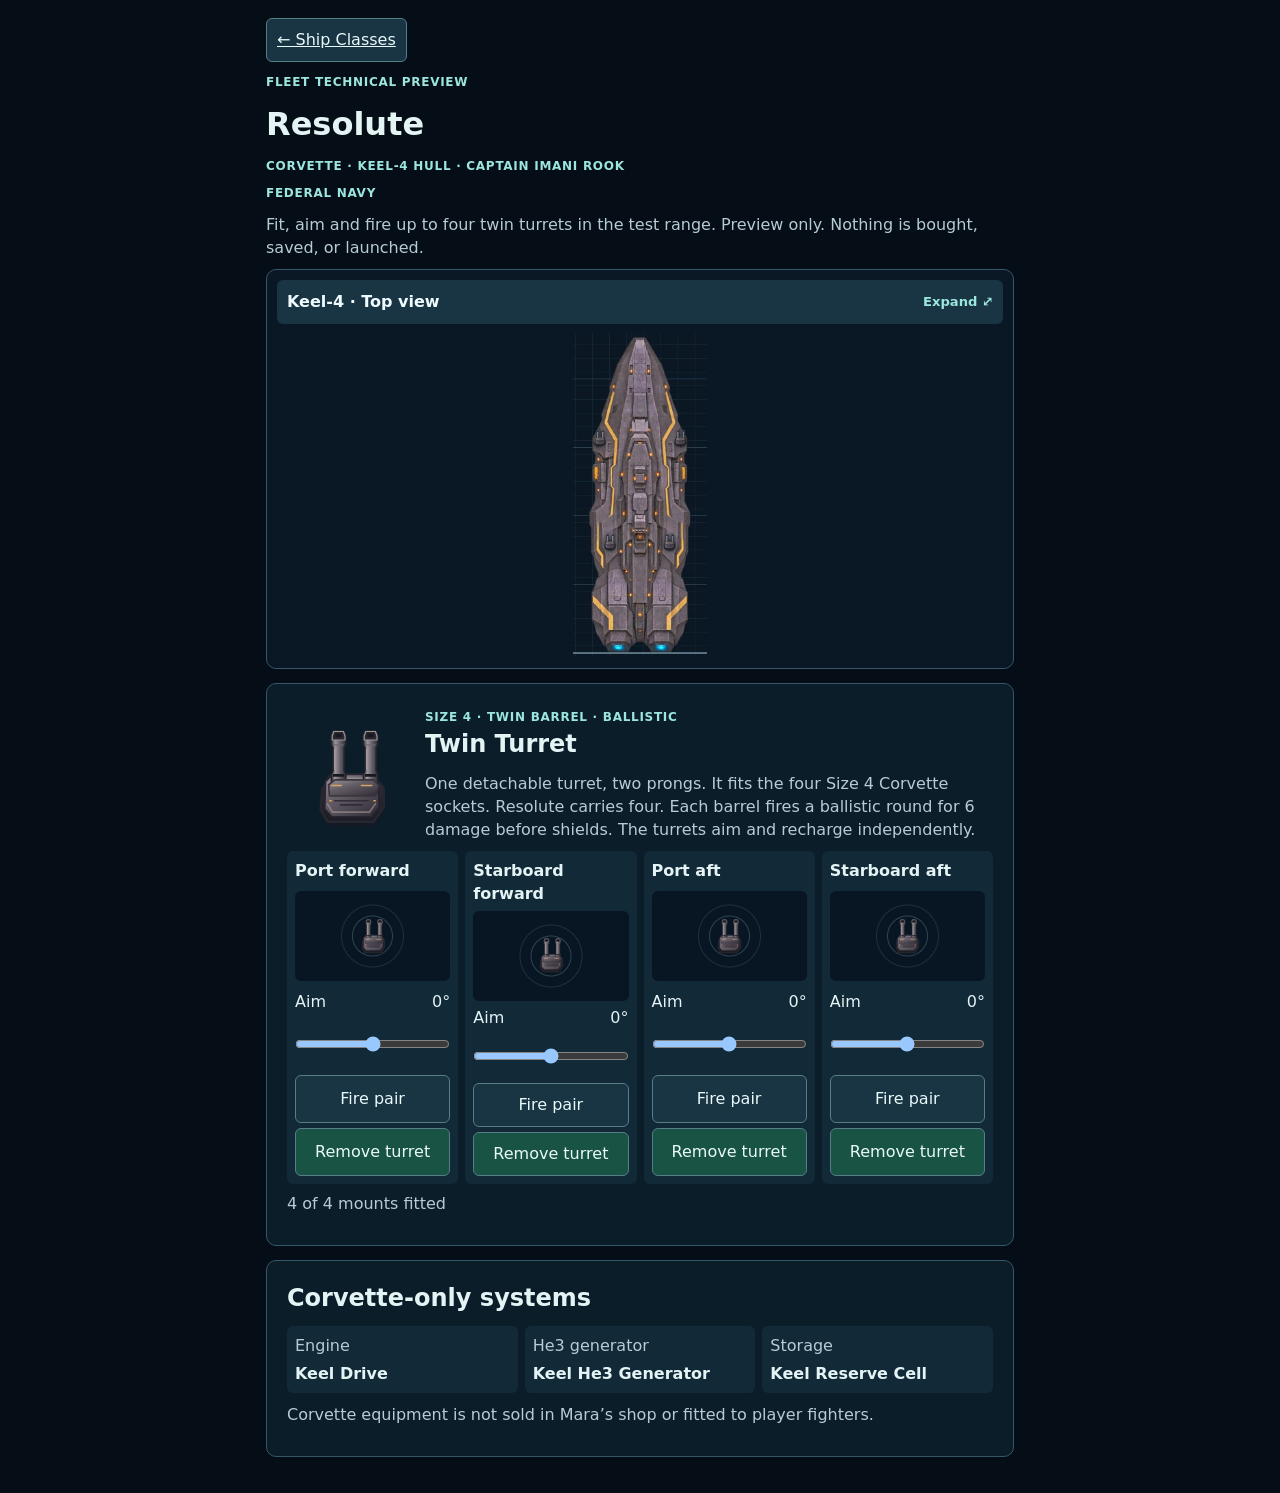
<file: corvette-loadout.html>
<!doctype html>
<html lang="en">
<head>
<meta charset="utf-8"><meta name="viewport" content="width=device-width,initial-scale=1,viewport-fit=cover">
<title>Resolute · Corvette Loadout · Rift Runner</title>
<link rel="stylesheet" href="./corvette-loadout.css?v=4">
<script src="./corvette-modules.js?v=4" defer></script>
</head>
<body>
<main class="corvette">
 <header><a id="corvette-back" href="./carrier-crew.html#crew-classes">← Ship Classes</a><p>Fleet technical preview</p><h1>Resolute</h1><p>Corvette · Keel-4 hull · Captain Imani Rook</p><p>Federal Navy</p></header>
 <p>Fit, aim and fire up to four twin turrets in the test range. Preview only. Nothing is bought, saved, or launched.</p>
 <details class="corvette-top-view">
  <summary>
   <span class="corvette-top-label">Keel-4 · Top view <span class="corvette-top-open" aria-hidden="true">Expand ⤢</span><span class="corvette-top-close" aria-hidden="true">Collapse ⤡</span></span>
   <span class="corvette-top-crop"><img class="corvette-hull-board" src="./corvette-rift4-scale-v6.webp" width="760" height="700" alt="Top-down view of Resolute’s Keel-4 hull, showing all four fitted twin turrets">
    <img class="corvette-top-turret" data-top-mount="port-forward" src="./corvette-twin-s4.svg" alt="">
    <img class="corvette-top-turret" data-top-mount="starboard-forward" src="./corvette-twin-s4.svg" alt="">
    <img class="corvette-top-turret" data-top-mount="port-aft" src="./corvette-twin-s4.svg" alt="">
    <img class="corvette-top-turret" data-top-mount="starboard-aft" src="./corvette-twin-s4.svg" alt="">
   </span>
  </summary>
  <p class="corvette-top-caption">Fitted Size 4 turrets appear over their sockets as you change the preview.</p>
 </details>
 <section aria-labelledby="corvette-turret">
  <div class="corvette-equipment">
   <img src="./corvette-twin-s4.svg" alt="Size 4 turret with two separate barrel prongs" width="128" height="118">
   <div><span class="badge">Size 4 · Twin barrel · Ballistic</span><h2 id="corvette-turret">Twin Turret</h2><p>One detachable turret, two prongs. It fits the four Size 4 Corvette sockets. Resolute carries four. Each barrel fires a ballistic round for 6 damage before shields. The turrets aim and recharge independently.</p></div>
  </div>
  <div id="corvette-mounts" class="corvette-mounts" aria-label="Four Corvette turret mounts">
   <div data-bench="port-forward">
    <strong>Port forward</strong>
    <div class="corvette-range" aria-hidden="true">
     <div class="corvette-sight" data-sight hidden><img src="./corvette-twin-s4.svg" alt=""></div>
     <div class="corvette-volley" data-volley><i></i><i></i></div>
    </div>
    <label for="aim-port-forward">Aim <output for="aim-port-forward">0°</output></label>
    <input type="range" id="aim-port-forward" aria-label="Port forward aim" min="-180" max="180" value="0" disabled>
    <button data-fire type="button" aria-label="Fire Port forward turret" disabled>Fire pair</button>
    <button data-mount="port-forward" type="button" aria-pressed="false" disabled>Fit turret</button>
   </div>
   <div data-bench="starboard-forward">
    <strong>Starboard forward</strong>
    <div class="corvette-range" aria-hidden="true">
     <div class="corvette-sight" data-sight hidden><img src="./corvette-twin-s4.svg" alt=""></div>
     <div class="corvette-volley" data-volley><i></i><i></i></div>
    </div>
    <label for="aim-starboard-forward">Aim <output for="aim-starboard-forward">0°</output></label>
    <input type="range" id="aim-starboard-forward" aria-label="Starboard forward aim" min="-180" max="180" value="0" disabled>
    <button data-fire type="button" aria-label="Fire Starboard forward turret" disabled>Fire pair</button>
    <button data-mount="starboard-forward" type="button" aria-pressed="false" disabled>Fit turret</button>
   </div>
   <div data-bench="port-aft">
    <strong>Port aft</strong>
    <div class="corvette-range" aria-hidden="true">
     <div class="corvette-sight" data-sight hidden><img src="./corvette-twin-s4.svg" alt=""></div>
     <div class="corvette-volley" data-volley><i></i><i></i></div>
    </div>
    <label for="aim-port-aft">Aim <output for="aim-port-aft">0°</output></label>
    <input type="range" id="aim-port-aft" aria-label="Port aft aim" min="-180" max="180" value="0" disabled>
    <button data-fire type="button" aria-label="Fire Port aft turret" disabled>Fire pair</button>
    <button data-mount="port-aft" type="button" aria-pressed="false" disabled>Fit turret</button>
   </div>
   <div data-bench="starboard-aft">
    <strong>Starboard aft</strong>
    <div class="corvette-range" aria-hidden="true">
     <div class="corvette-sight" data-sight hidden><img src="./corvette-twin-s4.svg" alt=""></div>
     <div class="corvette-volley" data-volley><i></i><i></i></div>
    </div>
    <label for="aim-starboard-aft">Aim <output for="aim-starboard-aft">0°</output></label>
    <input type="range" id="aim-starboard-aft" aria-label="Starboard aft aim" min="-180" max="180" value="0" disabled>
    <button data-fire type="button" aria-label="Fire Starboard aft turret" disabled>Fire pair</button>
    <button data-mount="starboard-aft" type="button" aria-pressed="false" disabled>Fit turret</button>
   </div>
  </div>
  <p id="corvette-fit-status" role="status">Preview loading…</p>
 </section>
 <section aria-labelledby="corvette-systems">
  <h2 id="corvette-systems">Corvette-only systems</h2>
  <dl><div><dt>Engine</dt><dd>Keel Drive</dd></div><div><dt>He3 generator</dt><dd>Keel He3 Generator</dd></div><div><dt>Storage</dt><dd>Keel Reserve Cell</dd></div></dl>
  <p>Corvette equipment is not sold in Mara’s shop or fitted to player fighters.</p>
 </section>
</main>
</body>
</html>
</file>
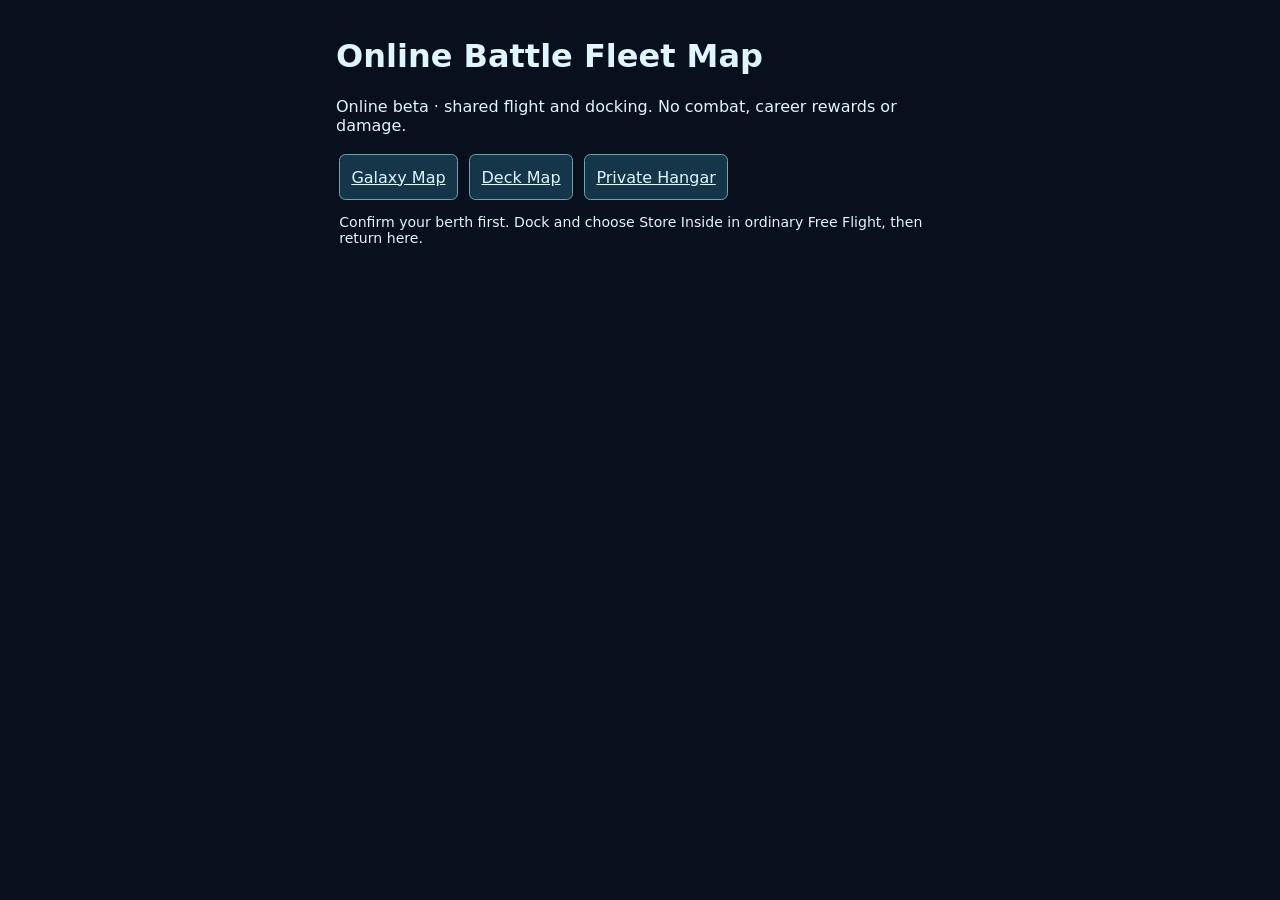
<file: fleet-space-beta.html>
<!doctype html>
<html lang="en"><meta charset="utf-8"><meta name="viewport" content="width=device-width, initial-scale=1, viewport-fit=cover">
<title>Online Battle Fleet Map · Rift Runner</title>
<script src="./pilot-credits.js?v=252" data-read-only defer></script>
<script src="./fighter-registry.js?v=254" defer></script>
<script src="./fighter-parking.js?v=2" defer></script>
<script src="./ship-definitions.js?v=3" defer></script>
<script src="./fleet-space-beta.js?v=online-steady-helm-1" defer></script>
<style>
:root{color-scheme:dark;font:16px system-ui;background:#080f1d;color:#e0f5ff}
body{max-width:38rem;margin:auto;padding:clamp(.45rem,2.4vw,1rem)}
body:has(#fleet:not([hidden])) h1{font-size:clamp(1.1rem,5vw,1.6rem);margin:.35rem 0}
body:has(#fleet:not([hidden])) #beta-info{display:none}
body:has(#fleet:not([hidden])) nav a{min-height:38px;font-size:.77rem}
button,a{display:inline-flex;align-items:center;justify-content:center;min-height:44px;padding:0 .7rem;margin:.2rem;background:#153649;color:#ddf7ff;border:1px solid #759eae;border-radius:.4rem;touch-action:none}
button:disabled{opacity:.45}
/* iOS long press must steer, not select a label or open the system callout. */
.flight-steering,.flight-steering *{-webkit-user-select:none;user-select:none;-webkit-touch-callout:none;touch-action:none}
.flight-steering{display:inline-flex;align-items:center;gap:.23rem}
.flight-steering button{margin:.2rem 0;padding-inline:.62rem}
.flight-steering button:active,.flight-steering [data-held=true]{background:#28665e;border-color:#b1ffe9}
.flight-actions{display:flex;flex-wrap:wrap;gap:.2rem;align-items:center;padding-top:.28rem}
.flight-actions button{font-size:.79rem;margin:0;min-height:44px}
.flight-steering{width:100%;justify-content:space-between;margin-top:.28rem}
.flight-steering .main-thrust{min-width:48%;min-height:64px;border-color:#d1a96c;background:#392e20;color:#ffe3a9;font:800 .98rem system-ui}
.flight-steering .main-thrust[data-held=true]{background:#6f542d;border-color:#ffde9d}
.turn-stick{position:relative;min-width:92px;min-height:64px;border-radius:40px;background:radial-gradient(ellipse,#203944 2%,#0d1d2c 75%);border:1px solid #527784;overflow:hidden}
.turn-stick::before{content:"";position:absolute;inset:14px;border:1px dashed #9dc9cb6b;border-radius:40px}
.turn-stick .turn-knob{position:absolute;left:50%;top:50%;width:33px;height:33px;border-radius:50%;background:radial-gradient(circle at 32% 25%,#f8d39b,#9a573e 76%);border:1px solid #ffd792;transform:translate(calc(-50% + var(--turn-offset,0px)),-50%);pointer-events:none}
.turn-fallback{display:flex;gap:.22rem}
.turn-fallback button{min-width:44px}
@media(max-width:360px){.flight-steering .main-thrust{min-width:33%}.turn-stick{min-width:78px}}
[hidden]{display:none!important}
section{margin-block:1rem;padding:1rem;border:1px solid #395c70;border-radius:.6rem}
canvas{display:block;width:100%;aspect-ratio:4/5;background:#090f1e;border:1px solid #395c70}
#status{margin:.65rem .2rem;font-size:.88rem}
#fleet{margin:.5rem 0;padding:.55rem;background:linear-gradient(155deg,#11232c,#0a1325)}
#fleet canvas{box-sizing:border-box;max-height:52dvh;aspect-ratio:auto;object-fit:contain}
.fleet-window{position:relative}
#fleet-dash{width:100%;display:block;max-height:48px;aspect-ratio:9.82;object-fit:fill;margin-top:-.15rem;position:relative;pointer-events:none}
#dock-radio{display:flex;align-items:center;gap:.75rem;margin-block:.65rem}
#dock-radio img{width:60px;height:60px;object-fit:cover;border:1px solid #6097a1;border-radius:.4rem}
#dock-radio p{margin:.2rem 0}
.fleet-title-row{display:flex;align-items:center;justify-content:space-between;gap:.4rem;margin:0 0 .5rem}
.fleet-title-row h2{margin:0;font-size:1.1rem}
.fleet-title-row button{margin:0;min-height:40px}
.flight-key{color:#a5f8de;font-size:.85rem;margin:.4rem 0 .65rem}
</style>
<h1 id="title">Online Battle Fleet Map</h1>
<p id="beta-info">Online beta · shared flight and docking. No combat, career rewards or damage.</p>
<nav><a href="./galaxy-map.html">Galaxy Map</a> <a id="carrier-deck" href="./carrier.html">Deck Map</a> <a id="private-hangar" href="./index.html?hangar=carrier">Private Hangar</a></nav>
<p id="status" role="status">Choose a test pilot.</p>
<section id="hangar" hidden aria-label="Your selected fighter">
 <h2 id="hangar-title">Your fighter</h2><p id="hangar-ship"></p>
 <button id="enter" disabled>Go to launch deck</button>
</section>
<section id="fleet" hidden aria-label="Online Battle Fleet Map preview">
 <div class="fleet-title-row"><h2>Battle Fleet Map</h2><button id="fleet-view" type="button" aria-pressed="false">Fleet overview</button></div>
 <div class="fleet-window"><canvas width="480" height="600" aria-label="Carrier fleet positions"></canvas><img id="fleet-dash" src="./rift-3-flight-dash.webp" alt="" aria-hidden="true"></div>
 <p class="flight-key"><strong>YOU</strong> marks your fighter. Hold Thrust and drag the right stick to turn.</p>
 <aside id="dock-radio" aria-label="Dock Control" hidden>
  <img src="./dockmaster-vale.webp?v=152" width="60" height="60" alt="">
  <div><strong>Elias Vale · Dock Control</strong><p id="dock-radio-text" role="status"></p>
   <button id="dock-radio-replay" type="button" hidden>Play radio</button></div>
  <audio id="dock-radio-voice" src="./dock-clearance-radio.mp3?v=154" preload="none"></audio>
 </aside>
 <div class="flight-actions" role="group" aria-label="Deck commands">
  <button id="launch" disabled>Launch</button><button id="leave" disabled>Disconnect</button>
  <button id="rejoin" disabled>Reconnect</button>
  <button id="dock" disabled>Request Docking</button><button id="store" disabled>Store Inside</button>
 </div>
 <div class="flight-steering" role="group" aria-label="Hold to fly">
  <button class="main-thrust" data-key="ArrowUp" type="button" aria-label="Hold main thrust">▲ THRUST</button>
  <button id="turn-stick" type="button" class="turn-stick" aria-label="Turn stick. Drag left or right"><span class="turn-knob" aria-hidden="true"></span></button>
  <span class="turn-fallback"><button data-key="ArrowLeft" type="button" aria-label="Turn left">◀</button><button data-key="ArrowRight" type="button" aria-label="Turn right">▶</button></span>
 </div>
</section>
</html>
</file>
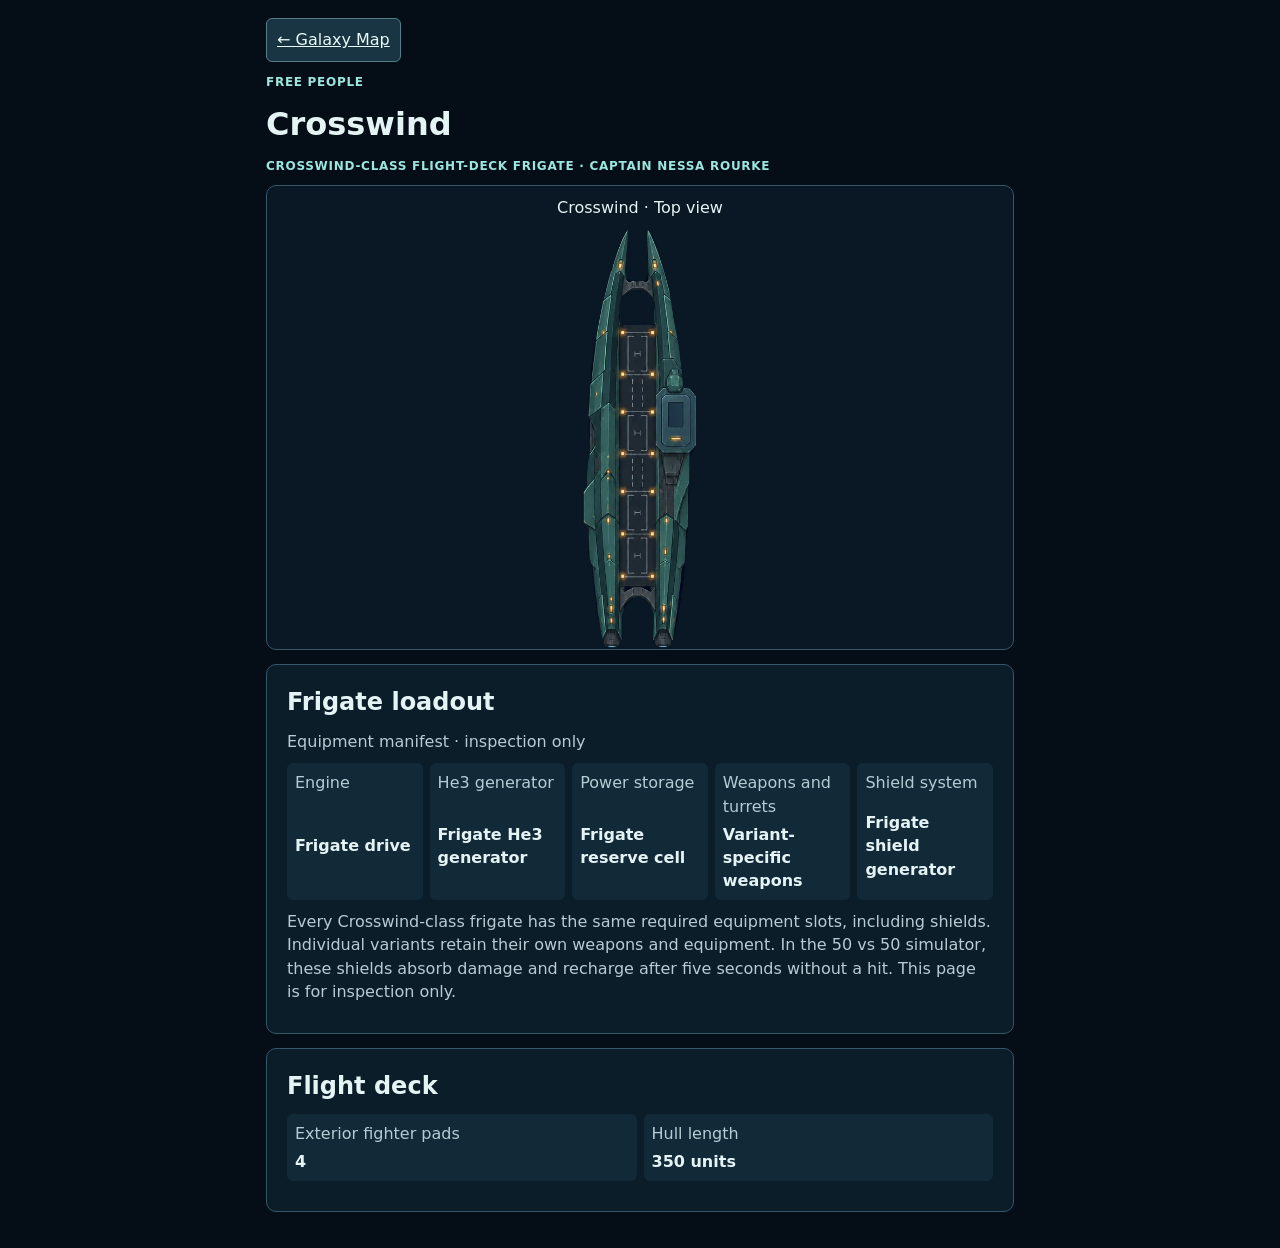
<file: frigate-loadout.html>
<!doctype html>
<html lang="en"><head><meta charset="utf-8"><meta name="viewport" content="width=device-width,initial-scale=1,viewport-fit=cover"><title>Crosswind · Frigate Loadout · Rift Runner</title><link rel="stylesheet" href="./corvette-loadout.css?v=4"><script src="./frigate-hulls.js?v=3" defer></script><script defer src="./frigate-loadout.js?v=1"></script></head>
<body><main class="corvette">
<header><a href="./galaxy-map.html">← Galaxy Map</a><p id="frigate-affiliation">Free People · Independent vessel</p><h1 id="frigate-name">Crosswind</h1><p id="frigate-class">Crosswind-class flight-deck frigate · Captain Nessa Rourke</p></header>
<details class="corvette-top-view" open><summary id="frigate-top-label">Crosswind · Top view</summary><img id="frigate-art" src="./blackwater-frigate.webp" width="211" height="777" style="display:block;width:auto;max-width:100%;max-height:420px;margin:auto" alt="Top-down Crosswind frigate hull with center flight deck"></details>
<section><h2>Frigate loadout</h2><p>Equipment manifest · inspection only</p><dl><div><dt>Engine</dt><dd data-slot="engine">Loading…</dd></div><div><dt>He3 generator</dt><dd data-slot="generator">Loading…</dd></div><div><dt>Power storage</dt><dd data-slot="storage">Loading…</dd></div><div><dt>Weapons and turrets</dt><dd data-slot="weapons">Loading…</dd></div><div><dt>Shield system</dt><dd data-slot="shield">Loading…</dd></div></dl><p>Every Crosswind-class frigate has the same required equipment slots, including shields. Individual variants retain their own weapons and equipment. In the 50 vs 50 simulator, these shields absorb damage and recharge after five seconds without a hit. This page is for inspection only.</p></section>
<section><h2>Flight deck</h2><dl><div><dt>Exterior fighter pads</dt><dd>4</dd></div><div><dt>Hull length</dt><dd>350 units</dd></div></dl></section></main></body></html>
</file>
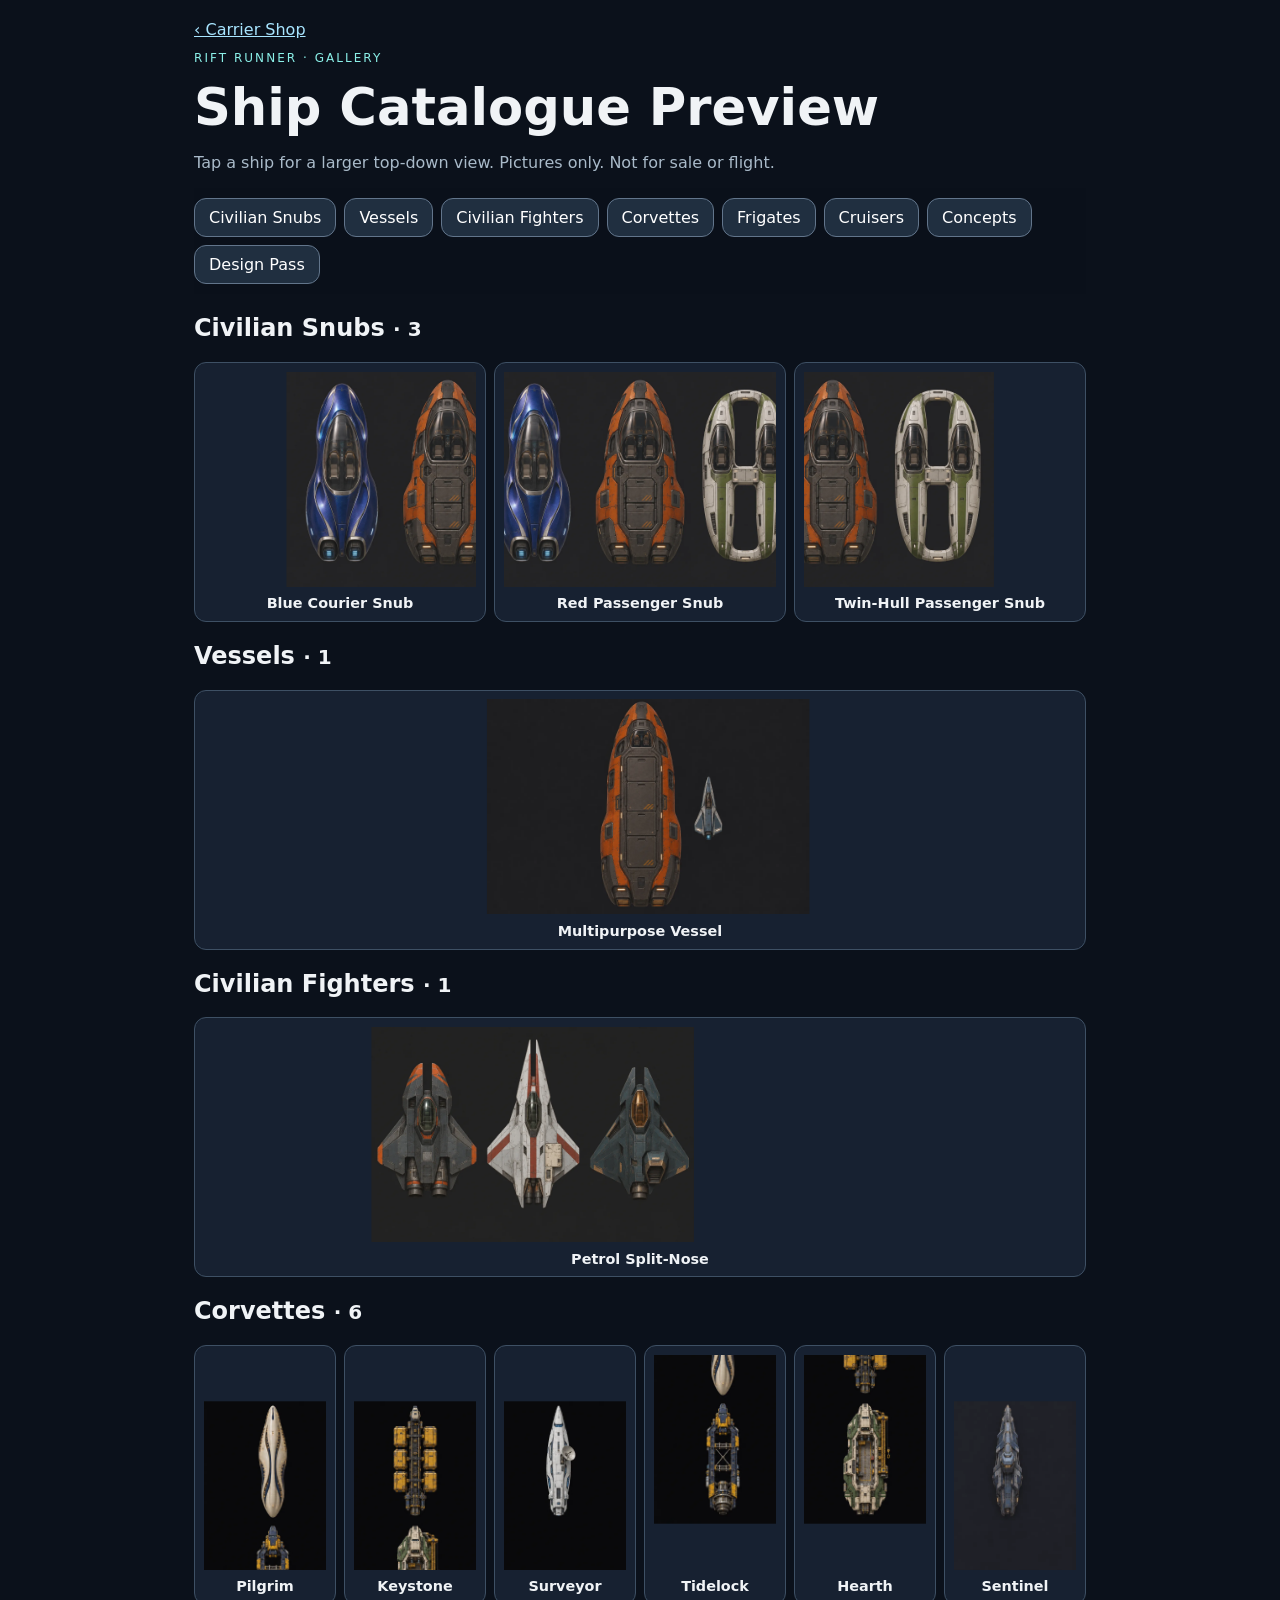
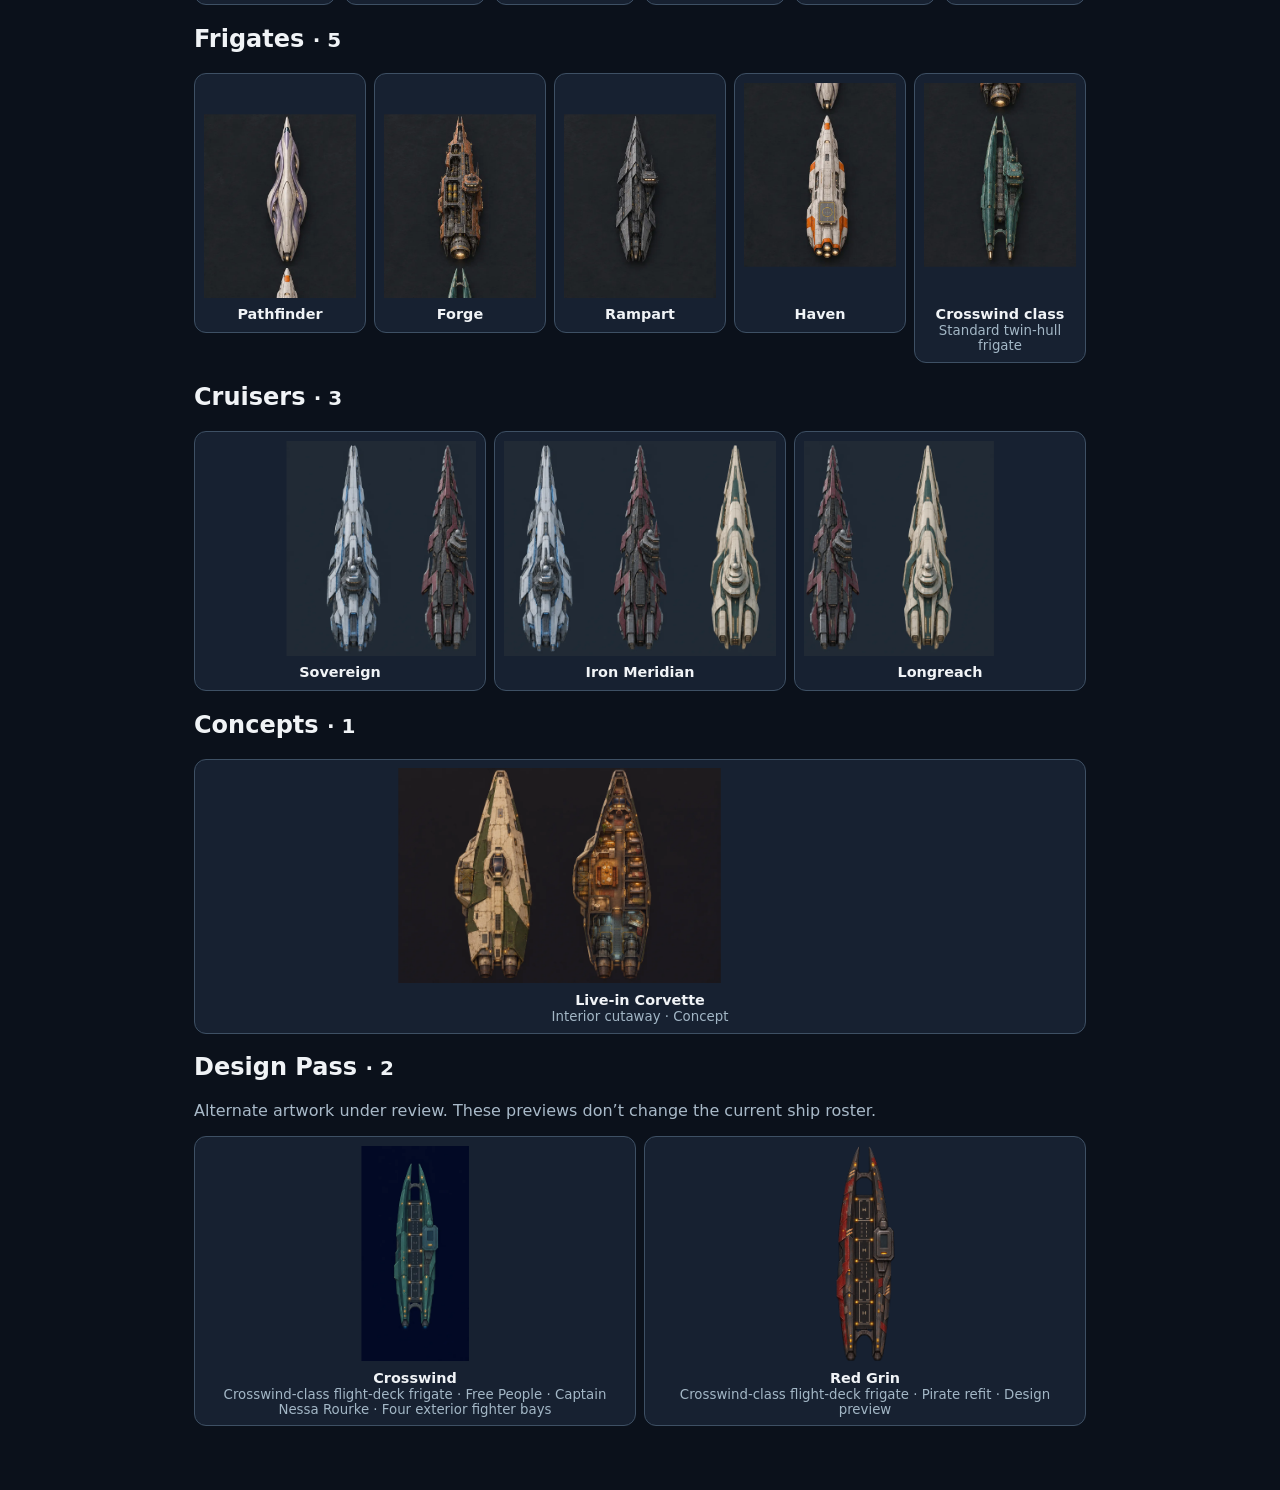
<file: ship-catalogue.html>
<!doctype html>
<html lang="en"><meta charset="utf-8"><meta name="viewport" content="width=device-width,initial-scale=1"><meta name="theme-color" content="#0b111b">
<title>Ship Catalogue Preview · Rift Runner</title>
<style>
*{box-sizing:border-box}html{color-scheme:dark;scroll-padding-top:4.5rem}body{margin:0;background:#0b111b;color:#f0f3f6;font:1rem system-ui,sans-serif}main{max-width:920px;margin:auto;padding:20px 14px 48px}h1{margin:.5rem 0;font-size:clamp(1.85rem,6vw,3.2rem)}p{color:#a9bac9}.tag{color:#8bf0e8;text-transform:uppercase;letter-spacing:.17em;font-size:.75rem}.link{color:#a8e5ff}nav{position:sticky;top:0;z-index:1;display:flex;gap:8px;flex-wrap:wrap;background:#0b111bf5;padding:10px 0}nav a,dialog button{border:1px solid #62758b;background:#202f40;color:#fff;padding:9px 14px;border-radius:12px;text-decoration:none}.grid{list-style:none;padding:0;display:grid;grid-template-columns:repeat(auto-fit,minmax(118px,1fr));gap:8px}.grid button{display:grid;grid-template-rows:1fr auto;gap:.4rem;width:100%;background:#172131;border:1px solid #3e5064;color:inherit;border-radius:12px;padding:.55rem;font:inherit;cursor:pointer;min-height:150px}.grid strong{font-size:.9rem}.grid small{display:block;color:#a3b7c6}.grid svg{display:block;width:100%;height:clamp(110px,24vw,215px);margin:auto}dialog{width:min(94vw,680px);max-height:92vh;padding:14px;background:#101a29;border:1px solid #52667e;color:inherit;border-radius:16px}dialog::backdrop{background:#040a13df}dialog header{display:flex;align-items:center;justify-content:space-between;gap:10px}dialog h2{margin:10px 0}dialog svg{display:block;width:100%;height:min(64vh,600px);overflow:hidden}button:focus-visible,a:focus-visible{outline:3px solid #8bf0e8;outline-offset:3px}
</style>
<main><a class="link" href="./carrier-shop.html">‹ Carrier Shop</a><p class="tag">Rift Runner · Gallery</p><h1>Ship Catalogue Preview</h1>
<p>Tap a ship for a larger top-down view. Pictures only. Not for sale or flight.</p>
<nav aria-label="Ship classes"><a href="#civilian-snubs">Civilian Snubs</a><a href="#vessels">Vessels</a><a href="#civilian-fighters">Civilian Fighters</a><a href="#corvettes">Corvettes</a><a href="#frigates">Frigates</a><a href="#cruisers">Cruisers</a><a href="#concepts">Concepts</a><a href="#design-pass">Design Pass</a></nav>
<section id="civilian-snubs" aria-labelledby="civilian-snubs-title"><h2 id="civilian-snubs-title">Civilian Snubs <small aria-label="3 designs">· 3</small></h2><ul class="grid"><li><button type="button" aria-haspopup="dialog"><svg aria-hidden="true" viewBox="0 0 512 1024"><image href="./ship-preview-civilian-snubs.webp" width="1536" height="1024"/></svg><span><strong>Blue Courier Snub</strong></span></button></li><li><button type="button" aria-haspopup="dialog"><svg aria-hidden="true" viewBox="512 0 512 1024"><image href="./ship-preview-civilian-snubs.webp" width="1536" height="1024"/></svg><span><strong>Red Passenger Snub</strong></span></button></li><li><button type="button" aria-haspopup="dialog"><svg aria-hidden="true" viewBox="1024 0 512 1024"><image href="./ship-preview-civilian-snubs.webp" width="1536" height="1024"/></svg><span><strong>Twin-Hull Passenger Snub</strong></span></button></li></ul></section>
<section id="vessels" aria-labelledby="vessels-title"><h2 id="vessels-title">Vessels <small aria-label="1 designs">· 1</small></h2><ul class="grid"><li><button type="button" aria-haspopup="dialog"><svg aria-hidden="true" viewBox="480 0 500 1024"><image href="./ship-preview-multipurpose-vessel.webp" width="1536" height="1024"/></svg><span><strong>Multipurpose Vessel</strong></span></button></li></ul></section>
<section id="civilian-fighters" aria-labelledby="civilian-fighters-title"><h2 id="civilian-fighters-title">Civilian Fighters <small aria-label="1 designs">· 1</small></h2><ul class="grid"><li><button type="button" aria-haspopup="dialog"><svg aria-hidden="true" viewBox="1024 0 512 1024"><image href="./ship-preview-civilian-fighters.webp" width="1536" height="1024"/></svg><span><strong>Petrol Split-Nose</strong></span></button></li></ul></section>
<section id="corvettes" aria-labelledby="corvettes-title"><h2 id="corvettes-title">Corvettes <small aria-label="6 designs">· 6</small></h2><ul class="grid"><li><button type="button" aria-haspopup="dialog"><svg aria-hidden="true" viewBox="0 0 512 512"><image href="./ship-preview-corvettes-a.webp" width="1536" height="1024"/></svg><span><strong>Pilgrim</strong></span></button></li><li><button type="button" aria-haspopup="dialog"><svg aria-hidden="true" viewBox="512 0 512 512"><image href="./ship-preview-corvettes-a.webp" width="1536" height="1024"/></svg><span><strong>Keystone</strong></span></button></li><li><button type="button" aria-haspopup="dialog"><svg aria-hidden="true" viewBox="1024 0 512 512"><image href="./ship-preview-corvettes-a.webp" width="1536" height="1024"/></svg><span><strong>Surveyor</strong></span></button></li><li><button type="button" aria-haspopup="dialog"><svg aria-hidden="true" viewBox="0 512 512 512"><image href="./ship-preview-corvettes-a.webp" width="1536" height="1024"/></svg><span><strong>Tidelock</strong></span></button></li><li><button type="button" aria-haspopup="dialog"><svg aria-hidden="true" viewBox="512 512 512 512"><image href="./ship-preview-corvettes-a.webp" width="1536" height="1024"/></svg><span><strong>Hearth</strong></span></button></li><li><button type="button" aria-haspopup="dialog"><svg aria-hidden="true" viewBox="1024 0 512 512"><image href="./ship-preview-corvettes-b.webp" width="1536" height="1024"/></svg><span><strong>Sentinel</strong></span></button></li></ul></section>
<section id="frigates" aria-labelledby="frigates-title"><h2 id="frigates-title">Frigates <small aria-label="5 designs">· 5</small></h2><ul class="grid"><li><button type="button" aria-haspopup="dialog"><svg aria-hidden="true" viewBox="0 0 512 512"><image href="./ship-preview-frigates.webp" width="1536" height="1024"/></svg><span><strong>Pathfinder</strong></span></button></li><li><button type="button" aria-haspopup="dialog"><svg aria-hidden="true" viewBox="512 0 512 512"><image href="./ship-preview-frigates.webp" width="1536" height="1024"/></svg><span><strong>Forge</strong></span></button></li><li><button type="button" aria-haspopup="dialog"><svg aria-hidden="true" viewBox="1024 0 512 512"><image href="./ship-preview-frigates.webp" width="1536" height="1024"/></svg><span><strong>Rampart</strong></span></button></li><li><button type="button" aria-haspopup="dialog"><svg aria-hidden="true" viewBox="0 512 512 512"><image href="./ship-preview-frigates.webp" width="1536" height="1024"/></svg><span><strong>Haven</strong></span></button></li><li><button type="button" aria-haspopup="dialog"><svg aria-hidden="true" viewBox="512 512 512 512"><image href="./ship-preview-frigates.webp" width="1536" height="1024"/></svg><span><strong>Crosswind class</strong><small>Standard twin-hull frigate</small></span></button></li></ul></section>
<section id="cruisers" aria-labelledby="cruisers-title"><h2 id="cruisers-title">Cruisers <small aria-label="3 designs">· 3</small></h2><ul class="grid"><li><button type="button" aria-haspopup="dialog"><svg aria-hidden="true" viewBox="0 0 512 1024"><image href="./cruiser-class-catalogue.webp" width="1536" height="1024"/></svg><span><strong>Sovereign</strong></span></button></li><li><button type="button" aria-haspopup="dialog"><svg aria-hidden="true" viewBox="512 0 512 1024"><image href="./cruiser-class-catalogue.webp" width="1536" height="1024"/></svg><span><strong>Iron Meridian</strong></span></button></li><li><button type="button" aria-haspopup="dialog"><svg aria-hidden="true" viewBox="1024 0 512 1024"><image href="./cruiser-class-catalogue.webp" width="1536" height="1024"/></svg><span><strong>Longreach</strong></span></button></li></ul></section>
<section id="concepts" aria-labelledby="concepts-title"><h2 id="concepts-title">Concepts <small aria-label="1 designs">· 1</small></h2><ul class="grid"><li><button type="button" aria-haspopup="dialog"><svg aria-hidden="true" viewBox="768 0 768 1024"><image href="./ship-preview-live-in-corvette.webp" width="1536" height="1024"/></svg><span><strong>Live-in Corvette</strong><small>Interior cutaway · Concept</small></span></button></li></ul></section>
<section id="design-pass" aria-labelledby="design-pass-title"><h2 id="design-pass-title">Design Pass <small aria-label="2 designs">· 2</small></h2><p>Alternate artwork under review. These previews don’t change the current ship roster.</p><ul class="grid"><li><button type="button" aria-haspopup="dialog"><svg aria-hidden="true" viewBox="0 0 512 1024"><image href="./breakwater-design-pass.webp" width="512" height="1024"/></svg><span><strong>Crosswind</strong><small>Crosswind-class flight-deck frigate · Free People · Captain Nessa Rourke · Four exterior fighter bays</small></span></button></li><li><button type="button" aria-haspopup="dialog"><svg aria-hidden="true" viewBox="0 0 320 962"><image href="./crosswind-red-grin.webp" width="320" height="962"/></svg><span><strong>Red Grin</strong><small>Crosswind-class flight-deck frigate · Pirate refit · Design preview</small></span></button></li></ul></section>
</main><dialog aria-labelledby="detail-title"><header><h2 id="detail-title"></h2><form method="dialog"><button aria-label="Close preview" autofocus>Close</button></form></header><div id="detail-art"></div></dialog>
<script>
const dialog=document.querySelector('dialog'), art=document.querySelector('#detail-art'), title=document.querySelector('#detail-title');
let trigger;
document.querySelectorAll('.grid button').forEach(button=>button.addEventListener('click',()=>{trigger=button;title.textContent=button.querySelector('strong').textContent;const svg=button.querySelector('svg').cloneNode(true);svg.removeAttribute('aria-hidden');svg.setAttribute('role','img');svg.setAttribute('aria-label',title.textContent+' from above');art.replaceChildren(svg);dialog.showModal();}));
dialog.addEventListener('close',()=>{art.replaceChildren();trigger?.focus();});
</script></html>
</file>
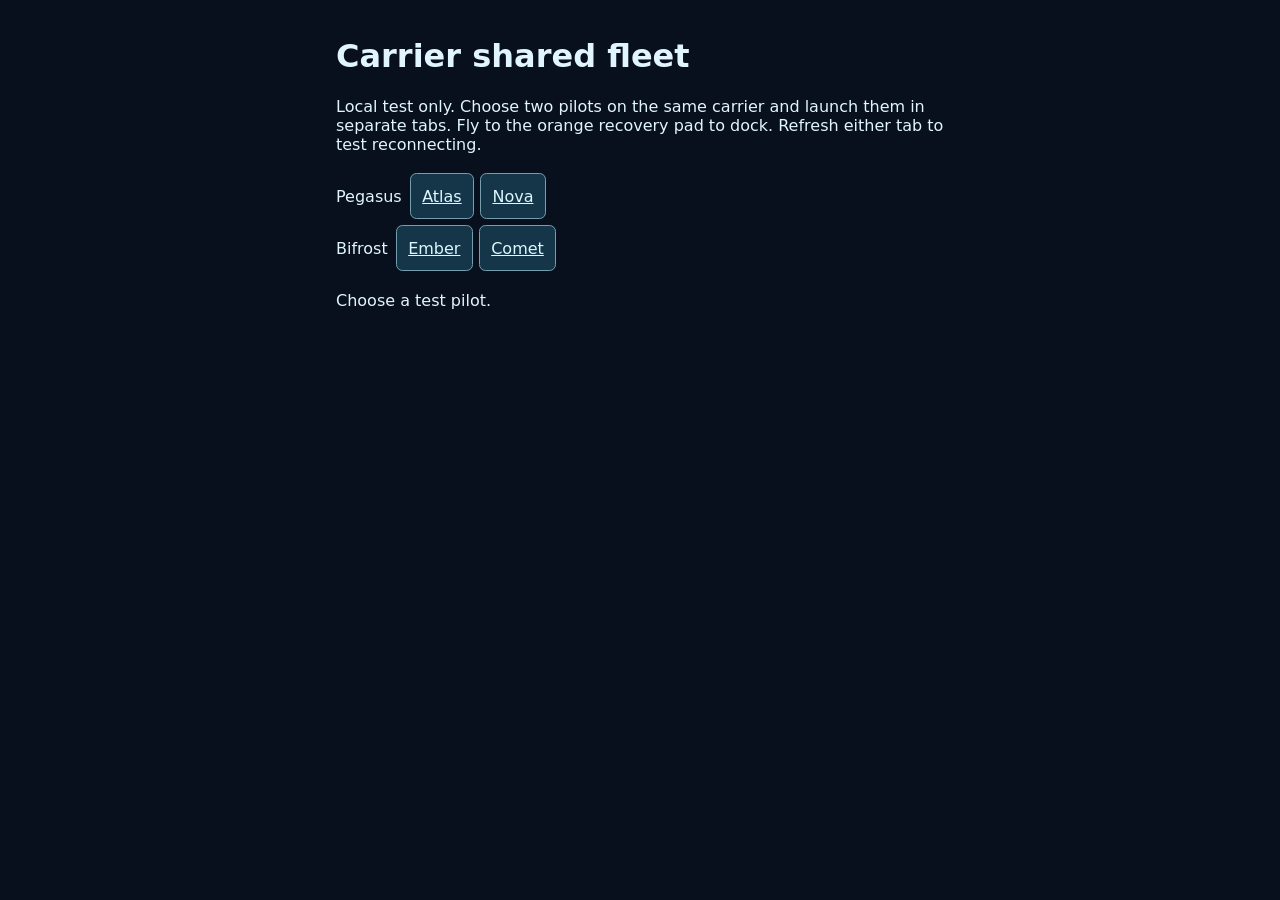
<file: tools/fleet-space-smoke.html>
<!doctype html>
<html lang="en">
<meta charset="utf-8">
<meta name="viewport" content="width=device-width, initial-scale=1">
<title>Carrier shared fleet playtest</title>
<style>
:root{color-scheme:dark;font:16px system-ui;background:#080f1d;color:#e0f5ff}
body{max-width:38rem;margin:auto;padding:1rem}
button,a{display:inline-flex;align-items:center;justify-content:center;min-height:44px;padding:0 .7rem;margin:.2rem;background:#153649;color:#ddf7ff;border:1px solid #759eae;border-radius:.4rem;touch-action:none}
button:disabled{opacity:.45}
[hidden]{display:none!important}
section{margin-block:1rem;padding:1rem;border:1px solid #395c70;border-radius:.6rem}
canvas{display:block;width:100%;aspect-ratio:4/5;background:#090f1e;border:1px solid #395c70}
#status{min-height:3em}
</style>
<h1 id="title">Carrier shared fleet</h1>
<p>Local test only. Choose two pilots on the same carrier and launch them in separate tabs. Fly to the orange recovery pad to dock. Refresh either tab to test reconnecting.</p>
<nav>Pegasus <a target="_blank" href="/?pilot=atlas">Atlas</a><a target="_blank" href="/?pilot=nova">Nova</a><br>Bifrost <a target="_blank" href="/?pilot=ember">Ember</a><a target="_blank" href="/?pilot=comet">Comet</a></nav>
<p id="status" role="status">Choose a test pilot.</p>
<section id="galaxy" hidden aria-label="Galaxy Map preview">
 <h2>Galaxy Map</h2><p>Choose an Armada. In this playtest, only your own carrier admits you.</p>
 <button type="button" data-carrier="rift-carrier">Pegasus Armada</button>
 <button type="button" data-carrier="bifrost">Bifrost Armada</button>
</section>
<section id="hangar" hidden aria-label="Private Hangar preview">
 <h2 id="hangar-title"></h2><p id="hangar-ship"></p>
 <button id="enter" disabled>Go to launch deck</button><button id="back">Back to Galaxy Map</button>
</section>
<section id="fleet" hidden aria-label="Shared Battle Fleet Map preview">
 <h2>Battle Fleet Map</h2>
 <canvas width="480" height="600" aria-label="Carrier fleet positions"></canvas>
 <div role="group" aria-label="Flight controls">
  <button id="launch" disabled>Launch</button><button id="leave" disabled>Disconnect</button>
  <button id="rejoin" disabled>Reconnect</button>
  <button id="dock" disabled>Request Docking</button><button id="store" disabled>Store Inside</button>
  <button data-key="ArrowLeft" aria-label="Turn left">◀</button><button data-key="ArrowUp" aria-label="Thrust">▲</button><button data-key="ArrowRight" aria-label="Turn right">▶</button>
 </div>
</section>
<script type="module">
const $=id=>document.getElementById(id),status=$('status'),canvas=document.querySelector('canvas'),g=canvas.getContext('2d');
const pilot=new URL(location.href).searchParams.get('pilot'),keys=new Set();
let token=null,vessel=null,last=null,busy=false,connected=false,view=null;
function switchView(next){
 view=next;
 for(const id of ['galaxy','hangar','fleet'])$(id).hidden=id!==next;
 if(next!=='fleet')keys.clear();
}
function showHangar(personal){
 last=null;connected=false;switchView('hangar');
 $('hangar-title').textContent=personal.name+' · Private Hangar';
 $('hangar-ship').textContent='Rift-3'+(personal.shipId?' · Ship '+personal.shipId.slice(0,8):'')+
  (personal.phase==='stored'?' · Stored':' · Outside the hangar');
 $('enter').textContent=personal.phase==='stored'||personal.phase==='standby'?'Go to launch deck':'Resume shared flight';
 status.textContent='Private hangar · '+pilot;
}
function show(){
 const self=last?.state.ships.find(s=>s.id===last.self);
 $('enter').disabled=!token||busy||connected;$('rejoin').disabled=!token||busy||connected;$('launch').disabled=busy||!connected||self?.phase!=='pad';$('leave').disabled=busy||!connected;
 const queued=last?.docking?.place;
 $('dock').disabled=busy||!connected||(!queued&&!last?.docking?.inRange);
 $('dock').textContent=queued?'Cancel Dock':'Request Docking';
 $('store').disabled=busy||!connected||self?.phase!=='pad';
 g.clearRect(0,0,canvas.width,canvas.height);
 const x=n=>n*canvas.width/1800,y=n=>n*canvas.height/2400;
 const fleet=last?.state;
 if(fleet){
  const left=Math.min(...fleet.pads.map(p=>p.x))-45,right=Math.max(...fleet.pads.map(p=>p.x))+45,top=Math.min(...fleet.pads.map(p=>p.y))-160,bottom=Math.max(...fleet.pads.map(p=>p.y))+50;
  g.fillStyle='#223c53';g.fillRect(x(left),y(top),x(right-left),y(bottom-top));
  g.fillStyle='#a2cbe6';g.font='14px system-ui';g.fillText(fleet.name.toUpperCase(),x(left)+3,y(top)+18);
  const recovery=fleet.pads.find(p=>p.id===fleet.recoveryPad);
  g.strokeStyle='#ffaa6d70';g.beginPath();g.arc(x(recovery.x),y(recovery.y),x(38),0,Math.PI*2);g.stroke();
  fleet.pads.forEach(p=>{g.strokeStyle=p.id===fleet.recoveryPad?'#ffaa6d':'#77a8ae';g.strokeRect(x(p.x)-7,y(p.y)-7,14,14);});
 }
 for(const ship of last?.state.ships??[]){
  if(ship.phase==='stored')continue;
  g.save();g.translate(x(ship.x),y(ship.y));g.rotate(ship.heading);
  g.fillStyle=ship.id===last.self?'#65eeaf':'#94bdff';g.beginPath();g.moveTo(10,0);g.lineTo(-7,-6);g.lineTo(-4,0);g.lineTo(-7,6);g.closePath();g.fill();g.restore();
 }
}
async function action(kind,extra={}){
 if(busy||!token)return;
 busy=true;show();
 try{
  const r=await fetch('/api/fleet-space/'+vessel+'/'+kind,{method:'POST',cache:'no-store',headers:{Authorization:'Bearer '+token,'Content-Type':'application/json'},body:JSON.stringify({hull:'rift-fighter',...extra})});
  const data=await r.json();
  if(!r.ok)throw Error(data.error);
  if(kind==='status'){showHangar(data);return;}
  last=data;switchView('fleet');
  const self=data.state.ships.find(s=>s.id===data.self);
  connected=kind!=='disconnect'&&self.phase!=='stored';$('title').textContent=data.state.name+' shared fleet';
  if(self.phase==='stored'){
   showHangar({name:data.state.name,shipId:data.self,phase:'stored'});return;
  }
  const queue=data.docking.place?' · Docking queue #'+data.docking.place:'';
  status.textContent=connected?pilot+' · '+self.phase+' · '+data.state.ships.length+' connected pilot(s)'+queue:'Disconnected. Reconnect to resume the same ship.';
 }catch(e){connected=false;keys.clear();status.textContent=(e.message||'Fleet unavailable')+'. You can retry.';}
 finally{busy=false;show();}
}
for(const button of document.querySelectorAll('[data-carrier]')){
 button.onclick=()=>{
  if(button.dataset.carrier!==vessel){status.textContent='No confirmed berth on that carrier.';return;}
  return action('status');
 };
}
$('back').onclick=()=>{switchView('galaxy');status.textContent='Select your home Armada.';};
$('rejoin').onclick=$('enter').onclick=()=>action('enter');$('launch').onclick=()=>action('launch');$('leave').onclick=()=>action('disconnect');
$('dock').onclick=()=>action(last?.docking?.place?'cancel-dock':'dock');
$('store').onclick=()=>action('store');
const steerKeys=['ArrowLeft','ArrowUp','ArrowRight'];
for(const type of ['keydown','keyup'])window.addEventListener(type,e=>{if(view!=='fleet'||!steerKeys.includes(e.key))return;e.preventDefault();if(type==='keydown')keys.add(e.key);else keys.delete(e.key);});
window.addEventListener('blur',()=>keys.clear());
for(const button of document.querySelectorAll('[data-key]')){
 button.onpointerdown=e=>{button.setPointerCapture(e.pointerId);keys.add(button.dataset.key);};
 button.onpointerup=button.onpointercancel=button.onlostpointercapture=()=>keys.delete(button.dataset.key);
}
setInterval(()=>{if(view==='fleet'&&connected&&!document.hidden)return action('step',{seq:last.lastSeq+1,turn:Number(keys.has('ArrowRight'))-Number(keys.has('ArrowLeft')),thrust:Number(keys.has('ArrowUp'))});},240);
show();
if(['atlas','nova','ember','comet'].includes(pilot)){
 try{({token,vessel}=await (await fetch('/fixture?pilot='+pilot)).json());switchView('galaxy');status.textContent='Select your home Armada.';show();}
 catch{status.textContent='Could not open the local test pilot.';}
}
</script>
</html>
</file>
<file: style.css>
:root{color-scheme:dark;--base:#080917;--paper:#e5fff9;--muted:#9ab1c4;--signal:#63ffdc;--outline:#354b64;--pink:#ff73b0;font-family:ui-monospace,SFMono-Regular,Consolas,monospace;font-synthesis:none}
*,*::before,*::after{box-sizing:border-box}
body{margin:0;min-height:100svh;background:radial-gradient(ellipse at 50% 5%,#15223c 0,var(--base) 52%);color:var(--paper);display:grid;place-items:center}
.cabinet{width:min(100%,580px);padding:max(9px,env(safe-area-inset-top)) 13px max(7px,env(safe-area-inset-bottom));display:flex;flex-direction:column;gap:8px}
.topline{display:flex;align-items:center;justify-content:space-between;gap:10px;min-height:35px}
.brand{display:flex;align-items:center;gap:9px}.mark{color:var(--signal);font-size:17px;text-shadow:0 0 14px #57ffd3}.brand h1{margin:0;font-size:clamp(17px,4vw,24px);font-style:italic;letter-spacing:.09em;line-height:1}.brand h1 span{color:var(--signal);margin-left:.18em}
.toggle{display:flex;align-items:center;gap:4px;font-size:13px;white-space:nowrap;color:var(--muted);min-height:33px;cursor:pointer}.toggle input{accent-color:var(--signal);width:16px;height:16px}
.machine{background:#0b1125;border:1px solid var(--outline);box-shadow:0 0 45px #162957a0;overflow:hidden;border-radius:9px}
#hud{display:grid;grid-template-columns:repeat(4,minmax(0,1fr));min-height:46px;border-bottom:1px solid var(--outline);background:#10192b}
.rift-stat{display:grid;align-content:center;gap:2px;padding:3px 7px;color:var(--muted);font-size:10px;letter-spacing:.11em;border-right:1px solid #293952;text-align:center;white-space:nowrap}
.rift-stat:last-child{border:0}.rift-stat b{font-size:14px;letter-spacing:.04em;color:var(--paper)}.rift-stat:nth-child(2) b{color:var(--signal)}

#game{display:block;width:100%;height:100%;touch-action:none;outline-offset:-2px} #game:focus-visible,button:focus-visible,input:focus-visible{outline:2px solid #f6ff9c}
#overlay{position:absolute;inset:0;z-index:1;display:flex;flex-direction:column;align-items:center;justify-content:center;text-align:center;padding:16px;background:linear-gradient(180deg,#05071608 8%,#080c1be6 32%,#080c1bef 65%,#05071615 92%);gap:12px}
#overlay[hidden]{display:none}#overlay h2{font-size:clamp(30px,8.3vw,58px);text-transform:uppercase;font-style:italic;letter-spacing:-.05em;margin:0;line-height:.98;text-shadow:0 0 32px #52ffd10d}
#overlay p{margin:0;max-width:31ch;color:#b8cbd9;line-height:1.42;font-size:clamp(14px,3.4vw,16px)}
#overlay .rift-kicker{font-size:11px;text-transform:uppercase;letter-spacing:.24em;color:var(--signal);font-weight:750}
.rift-action{cursor:pointer;touch-action:manipulation;font:inherit;font-weight:900;letter-spacing:.10em;text-transform:uppercase;color:#081819;background:var(--signal);border:0;border-radius:4px;min-width:146px;min-height:48px;padding:9px 16px;box-shadow:0 0 24px #4cffc655;margin-top:5px}
.rift-action:hover{background:#b1fff0}.rift-action:active{transform:translateY(2px)}
@media(max-height:490px) and (orientation:landscape){.cabinet{width:min(100%,430px);gap:3px} #hud{min-height:32px}#overlay{gap:6px}#overlay h2{font-size:30px}.rift-action{min-height:41px}}
.settings{display:flex;align-items:center;gap:8px}
.settings .toggle{min-height:34px;padding:0 1px}
.flight-deck{display:none}
@media(pointer:coarse),(hover:none){
 body{align-items:center}
 .cabinet{padding-inline:8px;gap:5px}
 .topline{min-height:33px}
 .brand h1{font-size:clamp(15px,4vw,23px)}
 .settings .toggle{font-size:12px;gap:1px}
 .settings{gap:5px}

 #hud{min-height:37px}
 .rift-stat{font-size:10px}
 .flight-deck{display:flex;align-items:center;justify-content:space-around;gap:8px;padding:5px 8px 4px;border:1px solid #354b64;border-radius:10px;background:linear-gradient(#192739,#0a1023);touch-action:none;user-select:none;-webkit-user-select:none}
 .pad-side{display:grid;justify-items:center;gap:3px;letter-spacing:.12em;font-weight:750;font-size:11px;color:#c5e9e8}
 .pad{--stick-x:0px;--stick-y:0px;position:relative;display:block;width:clamp(72px,22vw,106px);height:clamp(72px,22vw,106px);border-radius:50%;border:1px solid #43657b;background:linear-gradient(90deg,transparent 49%,#44818a55 49%,#44818a55 51%,transparent 51%),linear-gradient(transparent 49%,#44818a55 49%,#44818a55 51%,transparent 51%),radial-gradient(circle,#102e42,#080e1d 78%);box-shadow:inset 0 2px 9px #020613;touch-action:none;cursor:grab;overscroll-behavior:none;-webkit-tap-highlight-color:transparent}
 .thumb{pointer-events:none;display:block;position:absolute;left:50%;top:50%;width:42%;aspect-ratio:1;border-radius:50%;transform:translate(calc(-50% + var(--stick-x)),calc(-50% + var(--stick-y)));border:1px solid #79ded0;background:radial-gradient(circle at 37% 34%,#7de6d3,#23566f 70%);box-shadow:0 3px 10px #030818}
 .pad[data-active=true]{border-color:#7df5dd}
 #aim-pad .thumb{border-color:#ffc489;background:radial-gradient(circle at 37% 34%,#ffd19a,#8c474d 70%)}
}
@media(pointer:coarse) and (orientation:landscape) and (max-height:530px){.flight-deck{padding:2px}.pad{width:49px;height:49px}.pad-side{font-size:9px}.cabinet{max-width:500px}}
@media(pointer:coarse),(hover:none){
}

.sound-test{min-height:30px;padding:0 5px;background:#14233a;border:1px solid #46627a;color:#d1f6ec;border-radius:4px;font:700 11px ui-monospace,monospace;white-space:nowrap;cursor:pointer;touch-action:manipulation}
.sound-feedback{color:#bbd6db;text-align:center;font-size:11px;line-height:1.25}
.sound-feedback:empty{display:none}
@media(max-width:375px){.brand h1{font-size:13px;letter-spacing:.03em}.brand{gap:4px}.mark{font-size:12px}.settings{gap:3px}.settings .toggle{font-size:11px}.sound-test{font-size:10px}}
@media(pointer:coarse),(hover:none){

 .dpad{position:relative;display:grid;grid-template:repeat(3,var(--dpad-size))/repeat(3,var(--dpad-size));--dpad-size:clamp(37px,11.4vw,47px);gap:3px;touch-action:none}
 .dpad::before{content:"";position:absolute;inset:-2px -5px -6px;border:1px solid #4d8188;border-radius:18px;touch-action:none}
 .dpad[data-steering=true]::before{border-color:#a6fff0;box-shadow:0 0 6px #8df6e78c}
 .dpad button{position:relative;border:1px solid #3d6575;border-radius:7px;display:grid;place-items:center;background:#102538;color:#c7fff1;font:800 21px/1 ui-monospace,monospace;padding:0;touch-action:none;user-select:none;-webkit-user-select:none;-webkit-tap-highlight-color:transparent}
 .dpad button:active,.dpad button[data-held=true],.dpad button[aria-pressed=true]{background:#39757b;border-color:#a6fff0;color:#fff}
 .dpad button.dpad-centre{align-content:center;gap:2px;color:#fff2c8;border-color:#bd9354;background:#4a351d;font-size:14px}
 .dpad-centre small{font-size:7px;letter-spacing:.035em}
 .dpad button.dpad-centre[data-held=true],.dpad button.dpad-centre:active{background:#89531f;border-color:#fff0b1;color:#fff9dd}
 .dpad-centre:focus-visible{outline:2px solid #fff0b1;outline-offset:2px}
}
@media(pointer:coarse) and (orientation:landscape) and (max-height:530px){
 .dpad{--dpad-size:27px;gap:2px}.dpad button{font-size:15px}.dpad button.dpad-centre{font-size:10px;gap:1px}.dpad-centre small{font-size:6px}

}

@media(pointer:coarse),(hover:none){
 .aim-side{width:clamp(78px,25vw,111px);flex:0 0 auto;align-content:center}
 .aim-side span{white-space:nowrap;letter-spacing:.07em}
 #fire-button{width:clamp(72px,22vw,106px);aspect-ratio:1;border:2px solid #ffb583;border-radius:50%;background:radial-gradient(circle at 42% 32%,#7f342d,#3b1520 78%);box-shadow:inset 0 0 0 4px #21111f,0 2px 7px #110c18;color:#fff1d7;font:900 16px/1 ui-monospace,monospace;letter-spacing:.13em;cursor:pointer;touch-action:manipulation;-webkit-tap-highlight-color:transparent}
 #fire-button:active{background:#a94632;box-shadow:inset 0 0 0 4px #4d2320;color:#fff}
}
@media(pointer:coarse) and (orientation:landscape) and (max-height:530px){
 #fire-button{width:49px;font-size:13px}
}

/* Lock the shell to the visible screen, then give the arena the remaining space. */
html,body{height:100%;overflow:hidden;overscroll-behavior:none}
body{position:fixed;inset:0;width:100%;height:100%;height:100svh;height:100dvh;min-height:0;margin:0}
.cabinet{
 display:grid;grid-template-columns:minmax(0,1fr);
 grid-template-rows:auto minmax(0,1fr);
 width:min(100%,580px);height:100%;max-height:990px;min-height:0;
 padding-top:max(6px,env(safe-area-inset-top,0px));
 padding-bottom:max(6px,env(safe-area-inset-bottom,0px));
 padding-left:max(8px,env(safe-area-inset-left,0px));
 padding-right:max(8px,env(safe-area-inset-right,0px))
}
.machine{min-height:0;display:grid;grid-template-rows:auto minmax(0,1fr)}
.stage{min-height:0;position:relative;background:#080b1b;isolation:isolate}
.audio-toggles,.audio-tests{display:flex;align-items:center;gap:5px}
.sound-test{min-height:32px;padding-inline:6px}
.sound-feedback{white-space:nowrap;overflow:hidden;text-overflow:ellipsis;min-width:0}
@media(max-width:420px){
 .topline{gap:3px}.brand{gap:3px}.brand h1{font-size:clamp(13px,3.45vw,17px);letter-spacing:.02em}
 .mark{display:none}.settings{gap:4px}.audio-toggles,.audio-tests{gap:3px}
 .settings .toggle{font-size:11px}.settings input{width:14px;height:14px;margin-inline:2px}
 .sound-test{font-size:10px;padding-inline:4px}
}
@media(max-width:340px){
 .topline{display:grid;justify-items:center;justify-content:center;gap:0}
 .brand h1{font-size:14px}.settings .toggle{min-height:29px}.sound-test{min-height:28px}
}
@media(pointer:coarse),(hover:none){
 .cabinet{min-width:0;gap:4px;max-height:none;grid-template-rows:auto minmax(0,1fr) auto}
 .flight-deck{display:grid;grid-template-columns:1fr auto 1fr;gap:4px;justify-items:center;padding:3px 5px}
 .move-side{justify-self:start}.aim-side{justify-self:end}
 .dpad{--dpad-size:clamp(36px,11vw,47px)}
 .aim-side{width:clamp(75px,25vw,111px)}
}
@media (max-height:670px) and (orientation:portrait){
 .dpad{--dpad-size:clamp(31px,10vw,42px)}
 #hud{min-height:33px}
 #overlay{padding:7px;gap:5px}
 #overlay h2{font-size:clamp(25px,7vw,42px)}
 .rift-action{min-height:42px;margin-top:2px}
}
@media (orientation:landscape) and (max-height:530px) and (any-pointer:coarse),
       (orientation:landscape) and (max-height:530px) and (hover:none){
 .cabinet{
  width:100%;max-width:1000px;
  grid-template-columns:clamp(94px,19vw,150px) minmax(0,1fr) clamp(91px,17vw,134px);
  grid-template-rows:auto minmax(0,1fr) auto;
  column-gap:6px;
 }
 .topline{grid-area:1 / 1 / 2 / 4}
 .machine{grid-area:2 / 2 / 4 / 3}
 .flight-deck{display:contents}
 .move-side{grid-area:2 / 1;align-self:center;justify-self:center}
 .aim-side{grid-area:2 / 3;align-self:center;justify-self:center;width:auto}
 .dpad{--dpad-size:clamp(28px,5.5vw,43px)}
 .pad,#fire-button{width:clamp(52px,11vw,85px);height:auto;aspect-ratio:1}
 #overlay{padding:5px;gap:5px}
 #overlay h2{font-size:clamp(22px,6vh,38px)}
 #overlay p{font-size:12px}
 #overlay .rift-kicker{font-size:9px}
 .rift-action{min-height:34px;margin-top:1px;padding:5px 12px}
}

/* Concrete test apron shell. Keep the V8 viewport and safe-area geometry. */
:root{--outline:#445454}
body{background:radial-gradient(ellipse at 50% 3%,#263638 0,#10191d 39%,#080917 78%)}
.machine{background:#111a1f;box-shadow:0 0 38px #0b151add}
#hud{background:#192725;grid-template-columns:repeat(4,minmax(0,1fr)) minmax(52px,.93fr)}
.stage{background:#0d1217}
#overlay{background:linear-gradient(180deg,#07100d0a 0%,#0a1618dc 42%,#0b1719e8 62%,#0a101306 100%)}
#overlay .rift-kicker{color:#ffe0a0}
.rift-reset{background:#211f16;color:#ffe1a0;border:0;border-left:1px solid #6b6250;cursor:pointer;font:750 11px/1 ui-monospace,monospace;touch-action:manipulation;padding:3px 6px}
.rift-reset:hover,.rift-reset:active{background:#513a23;color:#fff3d6}

/* The default shell has no visible instructions or audio diagnostics. Settings
   overlays the arena so opening it never moves a touch target. */
.topline{position:relative;z-index:3;display:flex;justify-content:space-between;align-items:center;min-height:44px}
.settings{display:block;position:relative}
.settings>summary{display:flex;align-items:center;gap:5px;min-height:44px;padding:0 8px;color:#cbdbdc;cursor:pointer;list-style:none;touch-action:manipulation;font-size:12px}
.settings>summary::-webkit-details-marker{display:none}
.settings>summary::after{content:"";border-right:1px solid currentColor;border-bottom:1px solid currentColor;width:6px;height:6px;margin-top:-3px;transform:rotate(45deg)}
.settings[open]>summary{color:var(--signal)}
.settings[open]>summary::after{margin-top:3px;transform:rotate(225deg)}
.settings>summary:focus-visible{outline:2px solid #f6ff9c;outline-offset:-2px;border-radius:4px}
.settings-panel{
 position:absolute;z-index:1;top:100%;right:0;width:min(285px,85vw);
 max-height:calc(100vh - 60px);
 max-height:calc(100dvh - max(6px,env(safe-area-inset-top,0px)) - max(6px,env(safe-area-inset-bottom,0px)) - 48px);
 overflow:auto;overscroll-behavior:contain;touch-action:pan-y;
 padding:10px 12px;background:#101c22;border:1px solid #506265;border-radius:8px;
 box-shadow:0 10px 28px #050914c9
}
.settings:not([open]) .settings-panel{display:none}
.settings-panel :is(.audio-toggles,.audio-tests,.phone-audio-tools:not([hidden])){display:flex;justify-content:flex-start;flex-wrap:wrap;gap:5px 11px}
.settings-panel .toggle{min-height:44px;padding:0;font-size:13px}
.settings-panel .toggle input{width:16px;height:16px}
.settings-panel .sound-test{min-height:44px;padding-inline:9px;font-size:11px}
.settings-panel .phone-audio-tools:not([hidden]){border-top:1px solid #2f454a;margin-top:8px;padding-top:5px}
.settings-panel #controls{display:grid;gap:7px;margin-top:8px;padding-top:10px;border-top:1px solid #2f454a;text-align:left;font-size:11px}
.settings-panel #controls p{margin:0}
.settings-panel #touch-help{display:none}
.settings-panel .sound-feedback{margin-top:8px;white-space:normal;overflow:visible;text-overflow:clip;text-align:left;overflow-wrap:anywhere}
.arena-toolbar{display:grid;grid-template-columns:minmax(0,1fr);align-items:stretch;background:#192725;border-bottom:1px solid var(--outline)}
.rift-stat-value{display:flex;align-items:baseline;justify-content:center;gap:2px;line-height:1}
.rift-stat-value small{font-size:8px;letter-spacing:0}
/* Primary gauges share one slim lane in every flight. */
.flight-vitals{grid-column:1/-1;display:grid;grid-template-columns:auto repeat(2,minmax(0,1fr));min-height:27px}
.flight-vitals>div{--gauge:#79e4c9;display:flex;justify-content:center;align-items:center;gap:5px;min-width:0;padding:2px 5px;color:#abecdb;font:750 10px/1.2 ui-monospace,monospace;white-space:nowrap}
.flight-vitals .flight-heat{--gauge:#e9b477;border-left:1px solid #3b514e;color:#f4d1ab}
.flight-vitals meter{flex:0 1 120px;min-width:14px;width:0;height:9px;accent-color:var(--gauge)}
.flight-vitals meter::-webkit-meter-bar{background:#102422;border:1px solid #53786f;border-radius:5px}
.flight-vitals meter::-webkit-meter-optimum-value{background:var(--gauge)}
.flight-vitals meter::-moz-meter-bar{background:var(--gauge)}
#flight-he3-amount,#flight-heat-amount{min-width:7ch;color:#ebfff9;text-align:right;font-variant-numeric:tabular-nums}
#flight-heat-amount{min-width:9ch;color:#fff0db}
#fire-button[data-phase="low-he3"]{color:#ffcc8c;border-color:#96784c}
.vandul-duel-readout{color:#acedff;font:700 12px/1.2 ui-monospace,monospace;text-align:center}
.vandul-duel-readout:is([data-result=won],[data-result=victory]){color:#9bffc6}
.vandul-duel-readout[data-result=lost]{color:#ffadbe}
.vandul-duel-readout[hidden]{display:none}
.vandul-duel-help{margin:3px 0 6px;color:#b2cbd0;font-size:12px;line-height:1.35}
.sr-only{position:absolute;width:1px;height:1px;margin:-1px;padding:0;border:0;overflow:hidden;clip-path:inset(50%);white-space:nowrap;pointer-events:none}
@media(pointer:coarse),(hover:none){
 .settings-panel #touch-help{display:block}
 .settings-panel #controls p+p{color:#829ba5}
}
@media(max-width:345px){
 .rift-stat-value{gap:1px}.rift-stat-value small{font-size:7px}
}


/* The gun quick-select lives on the arena edge, not in Settings. */
.machine{grid-template-rows:auto minmax(0,1fr) auto}
.weapon-rack{display:flex;justify-content:flex-end;gap:4px;padding:2px 5px;background:#142020;border-top:1px solid var(--outline)}
.weapon-button{position:relative;--gun:#88f3dd;display:inline-flex;align-items:center;justify-content:center;gap:6px;min-width:96px;min-height:34px;padding:0 9px;border:1px solid #425658;border-radius:4px;background:#152326;color:#c7d6d5;font:800 12px/1 ui-monospace,monospace;cursor:pointer;touch-action:manipulation}
#gun-ballistic{--gun:#ffcb77}
#gun-ak77{--gun:#ffad78}
.weapon-button img{display:block;width:clamp(74px,24vw,112px);height:28px;object-fit:contain;pointer-events:none}
.weapon-button[data-burst=true]::after{content:"BURST";position:absolute;inset-inline-end:3px;inset-block-end:2px;color:var(--gun);background:#0b171aec;border:1px solid #486260;border-radius:3px;padding:1px 2px;font-size:7px;letter-spacing:.04em;line-height:1;pointer-events:none}
.weapon-button::before{content:"";width:6px;height:6px;border:1px solid currentColor;transform:rotate(45deg)}
.weapon-button[aria-pressed=true]{border-color:var(--gun);color:var(--gun);background:#203432}
.weapon-button[aria-pressed=true]::before{background:currentColor}
.weapon-button:focus-visible{outline-offset:-3px}
@media(pointer:coarse),(hover:none){.weapon-button{min-height:44px}}
@media(orientation:landscape) and (max-height:420px){.weapon-button{min-height:34px}}

#fire-button:is([data-weapon=ballistic],[data-weapon=ak77]){touch-action:none}

/* Independent touch controls: fire over steering, with a separate aiming surface. */
@media(pointer:coarse),(hover:none){
 .flight-deck{grid-template-columns:minmax(0,1fr) minmax(0,1fr);gap:8px;padding:4px 8px 5px}
 .flight-deck .move-side{position:relative;gap:4px}
 .flight-deck .aim-side{align-self:end;justify-self:end;width:auto;min-width:0;gap:0}
 .flight-deck #fire-button{width:100%;height:44px;min-height:0;aspect-ratio:auto;border-radius:7px;touch-action:none;font-size:15px}
 .flight-deck #aim-pad{width:clamp(104px,37vw,172px);height:auto;aspect-ratio:1;touch-action:none}
 .flight-deck #aim-pad::after{content:"";position:absolute;inset:9%;border:1px dashed #72b2bb62;border-radius:50%;pointer-events:none}
 .flight-deck #aim-pad .thumb{width:35%;z-index:1}
}
@media(pointer:coarse) and (orientation:portrait) and (max-height:670px),
       (hover:none) and (orientation:portrait) and (max-height:670px){
 .flight-deck #aim-pad{width:clamp(92px,34vw,138px)}
}
@media (orientation:landscape) and (max-height:530px) and (any-pointer:coarse),
       (orientation:landscape) and (max-height:530px) and (hover:none){
 .cabinet{grid-template-rows:auto minmax(0,1fr)}
 .machine{grid-area:2/2}
 .flight-deck .move-side,.flight-deck .aim-side{align-self:center;justify-self:center}
 .flight-deck #aim-pad{width:clamp(68px,14vw,118px)}
 .flight-deck #fire-button{height:40px}
}

@media (pointer:fine) and (hover:hover){.settings-panel .aim-assist-setting{display:none}}
#fire-button[data-phase=cooldown]{background:#29262c;color:#e5cbb5;font-size:clamp(9px,3vw,12px)}

/* Hangar is a separate modal; the arena, pads, and rack retain their layout. */
.header-actions{display:flex;align-items:center;gap:3px;margin-left:auto}
.hangar-entry,.hangar-back{min-height:44px;padding:0 10px;border:1px solid #507970;border-radius:5px;background:#1a322f;color:#c8f8e8;font:750 12px/1 ui-monospace,monospace;cursor:pointer;white-space:nowrap}
#hangar-test-engine{touch-action:none;user-select:none;-webkit-user-select:none;-webkit-touch-callout:none}
.hangar-entry{padding-inline:8px}
.hangar-entry:hover,.hangar-back:hover{background:#274743;border-color:#a3ecd9}
.hangar{
 width:min(1010px,calc(100% - 24px));max-width:none;max-height:calc(100vh - 24px);
 --hangar-top:max(8px,env(safe-area-inset-top,0px));--hangar-end:max(8px,env(safe-area-inset-right,0px));
 --hangar-bottom:max(8px,env(safe-area-inset-bottom,0px));--hangar-start:max(8px,env(safe-area-inset-left,0px));
 width:min(1010px,calc(100% - var(--hangar-start) - var(--hangar-end)));
 inset:var(--hangar-top) var(--hangar-end) var(--hangar-bottom) var(--hangar-start);
 max-height:calc(100dvh - var(--hangar-top) - var(--hangar-bottom));
 padding:0;border:1px solid #34474d;border-radius:13px;
 background:#10191f;color:#e5fff9;
 box-shadow:0 28px 100px #010508ed;overflow:auto;overscroll-behavior:contain
}
.hangar::backdrop{background:#03080bf4}
.hangar-interior{min-height:100%;display:grid;align-content:start}
.hangar-head{
 position:sticky;top:0;z-index:2;display:flex;align-items:center;justify-content:space-between;
 gap:10px;padding:11px clamp(12px,3vw,24px);border-bottom:1px solid #33464b;
 background:#111c22;box-shadow:0 5px 14px #070e1063
}
.hangar-kicker{margin:0 0 4px;color:#91bfba;font-size:10px;letter-spacing:.11em}
.hangar-head h2{margin:0;font-size:clamp(24px,5vw,38px);line-height:1;letter-spacing:-.035em}
.hangar-head h2:focus{outline:none}
/* A guest can try a loaner without exposing their home fighter or its services. */
.guest-hangar{display:grid;gap:12px;padding:clamp(14px,3vw,24px);max-width:570px}
.guest-hangar[hidden]{display:none}
.guest-hangar h3,.guest-hangar p{margin:0}
.guest-hangar p{color:#bdd6d0;line-height:1.45}
.guest-hangar-actions{display:flex;align-items:center;flex-wrap:wrap;gap:8px}
.guest-hangar-deck{display:block;width:100%;height:clamp(130px,32dvh,220px);object-fit:cover;object-position:center;border:1px solid #42615f;border-radius:8px}
.hangar-content{display:grid;gap:14px;padding:clamp(8px,2vw,17px);min-width:0}
.hangar-hero{
 position:relative;isolation:isolate;display:grid;place-items:center;min-width:0;
 margin:0;aspect-ratio:3/2;overflow:hidden;border:1px solid #465453;border-radius:8px;
 background:radial-gradient(ellipse,#354344,#172023 76%)
}
.hangar-floor,.hangar-fighter>svg{display:block;user-select:none;pointer-events:none}
.hangar-floor{position:absolute;inset:0;width:100%;height:100%;object-fit:cover}
.hangar-fighter{
 position:relative;width:86%;height:auto;z-index:1
}
/* Keep the full hull outside SVG clipping/compositing; only the effects use SVG. */
#hangar-fighter-art{position:absolute;inset:0;display:block;width:100%;height:100%;pointer-events:none;user-select:none;filter:drop-shadow(1px 9px 6px #020608b8)}
.hangar-fighter>svg{position:relative;width:100%;height:auto}
.hangar-fighter{
 --canopy-lift-time:180ms;--canopy-pause-time:190ms;--canopy-aft-time:710ms;
 --canopy-forward-time:480ms;--canopy-steam-time:460ms;
 --canopy-aft-delay:calc(var(--canopy-lift-time) + var(--canopy-pause-time));
 --canopy-restored-time:calc(var(--canopy-forward-time) + var(--canopy-lift-time));
}
.canopy-cockpit{visibility:hidden;transition:visibility 0s linear var(--canopy-restored-time)}
.canopy-slide{
 opacity:0;transform:translateY(0);
 transition:transform var(--canopy-forward-time) cubic-bezier(.38,0,.2,1),opacity 0s linear var(--canopy-restored-time)
}
.canopy-lift{
 transform-box:view-box;transform-origin:50% 34%;
 transform:translateY(0) scale(1);
 transition:transform var(--canopy-lift-time) ease var(--canopy-forward-time),filter var(--canopy-lift-time) ease var(--canopy-forward-time);
}
[data-canopy=open] .canopy-cockpit{visibility:visible;transition-delay:0s}
[data-canopy=open] .canopy-slide{
 opacity:1;transform:translateY(94px);
 transition-duration:var(--canopy-aft-time),0s;
 transition-delay:var(--canopy-aft-delay),0s
}
[data-canopy=open] .canopy-lift{
 transform:translateY(-4px) scale(1.08);
 filter:drop-shadow(0 5px 3px #000b);transition-delay:0s
}
.canopy-vapor{opacity:0;transform-box:fill-box;transform-origin:center}
.canopy-vapor-port{--steam-drift:-25px}
.canopy-vapor-starboard{--steam-drift:27px}
[data-canopy=open] .canopy-vapor{animation:canopy-vent var(--canopy-steam-time) ease-out both}
@keyframes canopy-vent{
 0%{opacity:0;transform:translate(0,0) scale(.42)}
 16%{opacity:.89}
 52%{opacity:.55}
 100%{opacity:0;transform:translate(var(--steam-drift),-12px) scale(1.55)}
}
.hangar-canopy-button{
 position:absolute;z-index:3;left:50%;top:37.8%;transform:translate(-50%,-50%);
 width:max(44px,20%);height:max(44px,38%);margin:0;padding:0;appearance:none;
 cursor:pointer;touch-action:manipulation;outline-offset:3px;
 border:1px solid transparent;border-radius:8px;background:transparent
}
/* Keep the same control reachable at its original opening and under the aft lid. */
[data-canopy=open] .hangar-canopy-button{top:52%;height:max(44px,68%)}
.hangar-canopy-button:hover{border-color:#87e9d187}
[data-canopy=open] .hangar-canopy-button:not(:focus-visible):hover{border-color:transparent}
.hangar-canopy-button:focus-visible{outline:2px solid #d1ffe8;border-color:#87e9d1}
@media(prefers-reduced-motion:reduce){
 .canopy-cockpit,.canopy-slide,.canopy-lift,[data-canopy=open] .canopy-cockpit,[data-canopy=open] .canopy-slide,[data-canopy=open] .canopy-lift{transition:none}
 [data-canopy=open] .canopy-vapor{animation:none}
}

.hangar-hero figcaption{
 position:absolute;z-index:1;left:10px;right:10px;bottom:9px;display:flex;justify-content:space-between;
 color:#e6eddc;font-size:clamp(8px,2vw,11px);font-weight:800;letter-spacing:.09em;
 text-shadow:0 1px 3px #000,0 1px 5px #000
}
.hangar-loadout{display:grid;gap:8px;align-content:start;min-width:0;padding:0 3px 6px}
.loadout-head{display:grid;gap:4px}
.loadout-head h3{margin:0;color:#e3f2ed;font-size:17px;line-height:1.2}
/* Both bay pictures start hidden; the saved hull condition is the only switch. */
#player-hangar-view>[hidden],.hangar-hull-recovery [hidden],.fit-power-module[hidden]{display:none}
#player-hangar-view[data-fighter="repaired"]>.hangar-hull-recovery{display:none}
.hangar-damaged-fighter{position:relative;display:block;width:min(87%,720px);height:auto;filter:saturate(.77) brightness(.89) drop-shadow(0 8px 8px #000b);pointer-events:none}
.hangar-damage-tag{padding:2px 5px;border:1px solid #db9c64;border-radius:3px;background:#371f16dc;color:#ffdeba;white-space:nowrap}
.hangar-hull-recovery{grid-column:1/-1;display:grid;grid-template-columns:minmax(0,1fr);align-items:center;gap:10px;padding:12px;border:1px solid #385052;border-radius:8px;background:#13252b}
.hangar-hull-recovery img{width:100%;max-height:205px;object-fit:contain;border-radius:6px}
.hangar-hull-recovery h3{margin:0;color:#e6fff4;font-size:17px}
.hangar-hull-recovery p{margin:6px 0 9px;color:#bed7cd;font-size:13px;line-height:1.45}
.hangar-hull-recovery button{min-height:44px}
.hangar-repair-progress{display:grid;gap:5px;margin:8px 0 3px;color:#ffe0bc;font-size:12px;font-weight:750}
.hangar-repair-progress progress{width:100%;height:12px;accent-color:#e9b477}
@media(min-width:640px){
 #player-hangar-view[data-fighter="unclaimed"]>.hangar-hull-recovery{grid-template-columns:minmax(0,220px) minmax(0,1fr);gap:16px}
}
@media(min-width:920px){
 #player-hangar-view:is([data-fighter="damaged"],[data-fighter="repairing"])>.hangar-hull-recovery{grid-column:auto}
}
.fit-power-module{display:grid;justify-items:start;gap:4px}
.menu-build-status,.fit-build-status{margin:0;color:#c4eddc;font-size:12px;line-height:1.4}
.fit-service-links{display:flex;flex-wrap:wrap;gap:7px}
.fit-shop-link,.fit-repair-link{justify-self:start;display:inline-flex;align-items:center;min-height:44px;padding:0 9px;border:1px solid #548678;border-radius:5px;color:#d8ffed;background:#162e2e;font-size:12px;font-weight:800}
.fit-repair-link{border-color:#846c52;background:#262320;color:#f6ddbd;cursor:pointer}
.fit-repair-link[hidden]{display:none}
.fit-shop-link:focus-visible,.fit-repair-link:focus-visible{outline:2px solid #f6ff9c;outline-offset:2px}
.fit-weapon-card:disabled{cursor:default;opacity:.65}
.hangar-note,.fit-status{margin:0;color:#a8c7c5;font-size:12px;line-height:1.4}
.hangar-slots{display:grid;grid-template-columns:repeat(2,minmax(0,1fr));gap:6px}
.fit-slot{
 display:flex;flex-direction:column;align-items:flex-start;justify-content:flex-start;gap:4px;
 padding:7px;min-width:0;border:1px solid #30454b;border-radius:6px;background:#16262c
}
.fit-name{display:flex;align-items:center;gap:4px;font-size:11px;font-weight:750;color:#c5dcce;line-height:1.25}
.fit-name span{color:#91dbca;font-size:10px}
.fit-slot strong{font-size:13px;line-height:1.3;color:#e5fff9}
.fit-slot small{font-size:10px;line-height:1.2;color:#a8c7c5}
.fit-power img{display:block;width:min(100%,108px);height:auto;border:1px solid #3a645c;border-radius:4px;background:#13232a}
.fit-power .fit-power-badge{padding:2px 5px;border:1px solid #50867a;border-radius:4px;color:#bbf6e0;font-weight:800}
.fit-slot select{width:100%;min-width:0;min-height:44px;border:1px solid #577970;border-radius:4px;padding:4px;background:#182a35;color:#ebfff9;font:inherit;font-size:16px}
.fit-slot select:focus-visible{outline:2px solid #f6ff9c;outline-offset:2px}
.fit-status{min-height:1.4em;color:#88e4cd}
@media(min-width:920px){
 .hangar-content{grid-template-columns:minmax(0,1fr) minmax(260px,.42fr);align-items:start;gap:17px}
 .hangar-loadout{padding:11px 10px 10px 0}
}
@media(max-width:720px){
 .hangar{
  height:calc(100vh - 16px);
  height:calc(100dvh - var(--hangar-top) - var(--hangar-bottom));
 }
}
@media (max-height:440px) and (orientation:landscape) and (max-width:919px){
 .hangar-content{grid-template-columns:minmax(0,1fr) minmax(225px,.8fr);align-items:start;gap:10px}
 .hangar-head{padding-block:6px}
}

.weapon-button[hidden]{display:none}


/* Docked engine effects never couple to the arena's ship or screen shake. */
.canopy-window-tint{opacity:.28;transition:opacity .16s ease}
[data-canopy=open] .canopy-window-tint{opacity:0}
.hangar-engine-idle{opacity:.65;transition:opacity .18s ease}
[data-engine-test=active] .hangar-engine-idle,[data-engine-test=held] .hangar-engine-idle{opacity:1}
#hangar-repaired-bay .hangar-fighter>svg{overflow:visible}
.hangar-engine-flames{opacity:0;transform-box:view-box;transform-origin:50% 87%;transform:scaleY(.3);transition:opacity .21s ease,transform .21s ease;pointer-events:none}
[data-engine-test=held] .hangar-engine-flames{opacity:var(--engine-flame-opacity,.48);transform:scaleY(var(--engine-flame-scale,.48))}
[data-engine-test=releasing] .hangar-engine-flames{opacity:0;transform:scaleY(.34)}
[data-engine-pulse=a] .hangar-engine-flames{animation:bay-flare-a .85s ease-out both}
[data-engine-pulse=b] .hangar-engine-flames{animation:bay-flare-b .85s ease-out both}
@keyframes bay-flare-a{0%{opacity:0;transform:scaleY(.3)}17%{opacity:.7;transform:scaleY(.58)}48%{opacity:.6;transform:scaleY(.46)}100%{opacity:0;transform:scaleY(.34)}}
@keyframes bay-flare-b{0%{opacity:0;transform:scaleY(.3)}17%{opacity:.7;transform:scaleY(.58)}48%{opacity:.6;transform:scaleY(.46)}100%{opacity:0;transform:scaleY(.34)}}
[data-engine-test=active] .hangar-exhaust-sparks,[data-engine-test=held] .hangar-exhaust-sparks{animation:hangar-sparks .58s linear infinite}
[data-engine-test=active] .hangar-exhaust-smoke,[data-engine-test=held] .hangar-exhaust-smoke{animation:hangar-smoke 1.3s ease-out infinite}
@keyframes hangar-sparks{0%{opacity:0;transform:translateY(-5px)}24%{opacity:.68}100%{opacity:0;transform:translateY(15px)}}
@keyframes hangar-smoke{0%{opacity:.34;transform:translateY(-3px)}48%{opacity:.85}100%{opacity:.34;transform:translateY(8px)}}
.hangar-hero:has([data-engine-test=active][data-engine-shake=a]){animation:bay-shake-a .37s ease-out}
.hangar-hero:has([data-engine-test=active][data-engine-shake=b]){animation:bay-shake-b .37s ease-out}
@keyframes bay-shake-a{0%,100%{transform:none}12%{transform:translate(-2px,1px)}30%{transform:translate(2px,-1px)}48%{transform:translate(-1px,1px)}70%{transform:translate(1px,0)}}
@keyframes bay-shake-b{0%,100%{transform:none}12%{transform:translate(-2px,1px)}30%{transform:translate(2px,-1px)}48%{transform:translate(-1px,1px)}70%{transform:translate(1px,0)}}
.hangar-hero:has([data-engine-test=held]:is([data-engine-shake=a],[data-engine-shake=b])){animation:bay-hold-shake .24s linear infinite}
@keyframes bay-hold-shake{0%,100%{transform:none}25%{transform:translate(var(--engine-shake-strength,0px),.35px)}75%{transform:translate(calc(-1 * var(--engine-shake-strength,0px)),-.35px)}}
.hangar-engine-button{min-height:44px;padding:3px 9px;border:1px solid #609889;border-radius:5px;background:#1a322f;color:#cafff2;font:750 12px/1.15 ui-monospace,monospace;cursor:pointer;white-space:nowrap}
.hangar-engine-tools{position:absolute;z-index:2;inset-block-start:8px;inset-inline-end:8px;display:grid;justify-items:end;gap:4px}
.hangar-engine-audio{background:#142426e8;font-size:10px}
.hangar-engine-audio[hidden]{display:none}
.hangar-engine-button:disabled{opacity:.55;cursor:not-allowed}
#hangar-test-engine{touch-action:none;user-select:none;-webkit-user-select:none;-webkit-touch-callout:none}
.hangar-engine-button:hover,.hangar-engine-button:focus-visible{border-color:#b3fcdf;background:#28473f}
@media(prefers-reduced-motion:reduce){
 .hangar-hero:has([data-engine-shake]),.hangar-hero:has([data-engine-test=held]:is([data-engine-shake=a],[data-engine-shake=b])){animation:none}
 .canopy-window-tint,.hangar-engine-idle,.hangar-engine-flames{transition:none}
 [data-engine-test=active] .hangar-exhaust-smoke,[data-engine-test=held] .hangar-exhaust-smoke{animation:none}
 [data-engine-test=active] .hangar-exhaust-sparks,[data-engine-test=held] .hangar-exhaust-sparks{animation:none;display:none}
 [data-engine-test=active] .hangar-engine-flames,[data-engine-test=held] .hangar-engine-flames{animation:none;opacity:.75;transform:scaleY(.58)}
}

/* Hold-only thruster audition: let iPhone touch stay on the control. */
#test-engine{touch-action:none;user-select:none;-webkit-user-select:none;-webkit-touch-callout:none}

/* Countdown stays out of the flight input layer and disappears during pause. */
#vandul-countdown{position:absolute;z-index:1;top:clamp(6px,2.5%,14px);left:50%;transform:translateX(-50%);pointer-events:none;padding:6px 12px;border:1px solid #c9804a;background:#1f1814ed;color:#ffdfa6;border-radius:4px;white-space:nowrap;font-weight:850;font-size:clamp(13px,4vw,19px);letter-spacing:.06em;text-transform:uppercase}
#vandul-countdown[hidden]{display:none}
[data-rift="practice"]{color:#d0eee5;background:#152b28;border:1px solid #517671;box-shadow:none;font-size:.8em;letter-spacing:.055em}
[data-rift="practice"]:hover{background:#264741}

/* The opponent bay is inspection-only and shares the responsive Hangar grid. */

/* One shared pictorial fitter keeps the weapon slots compact on a phone. */
.fit-weapon-trigger,.fit-weapon-card,.fit-picker-done{border:1px solid #577970;border-radius:5px;background:#15252b;color:#e5fff9;font:inherit;cursor:pointer;touch-action:manipulation}
#fighter-fit-grid[hidden],.fit-weapon-trigger[hidden],.fit-weapon-trigger [hidden],.fit-weapon-picker[hidden],.fit-weapon-card[hidden],.fit-pick-badge[hidden],.fit-slot select[hidden]{display:none}
.fit-weapon-trigger{position:relative;display:grid;grid-template-columns:minmax(0,1fr);gap:3px;align-items:center;justify-items:center;min-height:68px;width:100%;padding:5px 12px 6px 5px;text-align:center;font-size:11px;font-weight:750;line-height:1.14;overflow-wrap:anywhere}
.fit-weapon-trigger img,.fit-weapon-card img{display:block;width:100%;height:39px;object-fit:contain;pointer-events:none}
.fit-weapon-chevron{position:absolute;right:4px;top:3px;color:#9cbdb3}
.fit-weapon-empty{display:grid;place-items:center;min-height:36px;width:100%;font-size:21px;color:#90aaa5}
.fit-weapon-picker{display:grid;gap:7px;padding:7px;border:1px solid #52746e;border-radius:6px;background:#132128}
.fit-picker-head{display:flex;gap:6px;align-items:center;justify-content:space-between}
.fit-picker-head h4{margin:0;font-size:15px;line-height:1.25}
.fit-picker-head p{margin:2px 0 0;color:#afd3c7;font-size:11px}
.fit-picker-done{min-height:44px;padding:3px 8px;font-size:11px}
.fit-weapon-grid{display:grid;grid-template-columns:repeat(2,minmax(0,1fr));gap:6px}
.fit-weapon-card{position:relative;display:grid;align-content:center;justify-items:center;gap:3px;min-width:0;min-height:96px;padding:5px;text-align:center;overflow-wrap:anywhere}
.fit-weapon-card img{height:45px}
.fit-weapon-card strong{font-size:11px;line-height:1.2}
.fit-weapon-card[aria-pressed="true"]{border-color:#afffde;background:#263d38}
.fit-weapon-trigger:hover,.fit-weapon-card:hover,.fit-picker-done:hover{border-color:#afffde;background:#263d38}
.fit-weapon-trigger:focus-visible,.fit-weapon-card:focus-visible,.fit-picker-done:focus-visible{outline:2px solid #fff2ac;outline-offset:2px}
.fit-weapon-card small{color:#aecac0;font-size:10px;line-height:1.15}
.fit-pick-badge{color:#bbf0cf;font-size:10px;line-height:1.1}
/* Title screen is separate from the arena; keep the existing arena grid items. */
#main-menu[hidden],#arena-screen[hidden]{display:none!important}
#arena-screen{display:contents}
.cabinet[data-view=menu]{grid-template-columns:minmax(0,1fr);grid-template-rows:minmax(0,1fr);max-width:590px}
.main-menu{
 align-self:center;min-height:0;max-height:100%;overflow:auto;overscroll-behavior:contain;
 display:grid;gap:clamp(14px,3dvh,29px);padding:clamp(15px,6vw,35px);
 background:radial-gradient(ellipse at 80% 10%,#263b45 0,transparent 56%),linear-gradient(145deg,#121f27,#10191d);
 border:1px solid #516e75;border-radius:16px;box-shadow:0 20px 55px #050a0ec0;
}
.main-menu-intro{display:grid;justify-items:center;text-align:center;gap:8px;min-width:0}
.main-menu .menu-eyebrow{margin:0;color:#9ddad6;font-size:12px;font-weight:750;letter-spacing:.17em;text-transform:uppercase}
.main-menu h1{margin:0;font-size:clamp(39px,10vw,66px);line-height:.94;font-style:italic;letter-spacing:-.08em;text-transform:uppercase}
.main-menu h1 span{color:#76ffdc;margin-left:.08em}
.menu-intro-copy{margin:0;color:#b7cbd1;font:500 clamp(14px,4vw,17px)/1.36 system-ui,sans-serif}
.menu-ship-art{display:flex;align-items:center;justify-content:center;width:100%;height:clamp(69px,15dvh,114px);gap:clamp(12px,7vw,40px);margin-top:5px;overflow:hidden;border-bottom:1px solid #3d5960}
.menu-ship-art img{display:block;height:98%;width:min(32%,132px);object-fit:contain;filter:drop-shadow(0 10px 10px #04080eb8)}
.menu-ship-art img:first-child{transform:rotate(13deg)}.menu-ship-art img:last-child{transform:rotate(-13deg)}
.main-menu-actions{display:grid;gap:8px;min-width:0}
.menu-choice{
 display:grid;gap:3px;min-height:56px;width:100%;padding:9px 37px 9px 13px;position:relative;
 border:1px solid #51747a;border-radius:8px;color:#edfffa;background:#1c3034;text-align:left;cursor:pointer;touch-action:manipulation;
}
.menu-choice span{font:800 16px/1.12 system-ui,sans-serif}
.menu-choice small{font:500 13px/1.25 system-ui,sans-serif;color:#c2d8da}
.menu-choice::after{content:"";position:absolute;right:17px;top:calc(50% - 5px);width:9px;height:9px;border:1px solid currentColor;transform:rotate(45deg);opacity:.65}
.menu-choice-primary{background:#76f2d3;border-color:#b3ffed;color:#0c2825}
.menu-choice-primary small{color:#174945}
.menu-choice:hover{border-color:#edfff9}.menu-choice-primary:hover{background:#a4fce9}
.menu-choice:focus-visible{outline:2px solid #f6ff9c;outline-offset:3px}
a.menu-choice{text-decoration:none}
.menu-choice[hidden]{display:none}
.arena-menu-entry{
 min-height:44px;max-inline-size:128px;padding:5px 8px;white-space:normal;
 font:750 12px/1.15 system-ui,sans-serif;background:#224b46;color:#dffff3;border-color:#8bc6b8;
 touch-action:manipulation
}
.arena-menu-entry:focus-visible{outline:2px solid #f6ff9c;outline-offset:2px}
/* Keep Pause a full touch target without adding a row to the narrow flight HUD. */
.flight-pause{
 display:grid;place-items:center;flex:0 0 44px;width:44px;height:44px;padding:0;
 border:1px solid #648580;border-radius:5px;background:#1a322f;color:#dffff3;
 touch-action:manipulation;cursor:pointer
}
.flight-pause:hover:not(:disabled){background:#274743;border-color:#a3ecd9}
.flight-pause:focus-visible{outline:2px solid #f6ff9c;outline-offset:2px}
.flight-pause:disabled{opacity:.48;cursor:default}
@media(max-width:420px){
 .topline{display:grid;grid-template-columns:minmax(0,1fr) auto;justify-items:stretch}
 .topline .brand{min-width:0}
 .topline .brand h1{overflow-wrap:anywhere}
 .header-actions .arena-menu-entry{max-inline-size:82px;padding-inline:5px}
 .header-actions .settings>summary{padding-inline:4px;font-size:11px}
}

#overlay .rift-action[data-rift=main-menu]{background:#20343a;color:#e0f7f6;border:1px solid #577b82;box-shadow:none}
@media(max-height:550px) and (orientation:landscape){
 .cabinet[data-view=menu]{max-width:740px}
 .main-menu{grid-template-columns:minmax(0,1fr) minmax(0,1fr);align-items:center;gap:16px;padding:14px 20px}
 .main-menu h1{font-size:clamp(34px,7vw,53px)}
 .menu-ship-art{height:65px}
}

@media(max-height:630px) and (orientation:portrait){
 .main-menu{gap:12px;padding-block:15px}
 .main-menu-intro{gap:5px}
 .menu-ship-art{height:55px;margin-top:2px}
 .main-menu-actions{gap:6px}
 .menu-choice{min-height:48px;padding-block:6px}
}

#flight-shield{
 position:absolute;z-index:1;right:7px;bottom:7px;min-height:44px;padding:5px 9px;
 border:1px solid #62b7ca;border-radius:6px;background:#09202be8;color:#c4f7ff;
 font:750 11px/1.2 ui-monospace,monospace;cursor:pointer;touch-action:manipulation
}
#flight-shield[hidden]{display:none}
#flight-shield[data-phase=active]{background:#1a586b;color:#f1fdff;border-color:#8af4ff}
#flight-shield[data-phase=cooldown]{background:#171f27;color:#bcc8d0;border-color:#566874}
#flight-shield:disabled{cursor:default}

/* A single Formation toggle floats on the stage without consuming a HUD row. */
#wingman-formation{
 position:absolute;z-index:1;inset-block-start:7px;inset-inline-end:7px;
 inline-size:76px;min-block-size:44px;min-inline-size:44px;padding:4px 6px;
 border:1px solid #53747c;border-radius:6px;background:#102630b8;color:#e6f2f6;
 font:750 11px/1.1 system-ui,sans-serif;cursor:pointer;touch-action:manipulation
}
#wingman-formation[hidden]{display:none}
#wingman-formation[aria-pressed=true]{border-color:#94deeb;background:#22505bcc;color:#f2fcff;box-shadow:inset 0 -2px #89dfd9}
#wingman-formation:focus-visible{outline:2px solid #f6ff9c;outline-offset:2px}
/* The longer qualification countdown can wrap, away from the touch target. */
#wingman-formation:not([hidden])+#vandul-countdown{
 left:7px;right:auto;transform:none;width:max-content;max-width:calc(100% - 97px);
 white-space:normal;line-height:1.16
}

.capital-dock-hud{grid-column:1/-1;display:flex;align-items:center;justify-content:space-between;gap:6px;padding:2px 5px;background:#102634;border-top:1px solid #496774}
.capital-dock-hud[hidden]{display:none}
.capital-dock-hud output{color:#c8eaf0;font:700 clamp(9px,2.5vw,12px)/1.2 system-ui,sans-serif}
.capital-dock-hud button{flex:none;min-height:44px;min-width:76px;padding:5px 9px;border:1px solid #92dfd3;border-radius:6px;background:#24544d;color:#effffd;font:750 12px system-ui,sans-serif;cursor:pointer;touch-action:manipulation}
.capital-dock-hud button:disabled{background:#21343d;border-color:#526770;color:#bdcbd1;cursor:default}
.capital-dock-hud button:focus-visible{outline:2px solid #e2fff5;outline-offset:1px}

/* Berthing can lock the weapon rack without blocking the neighboring Launch button. */
.flight-action-strip{
 display:flex;min-width:0;background:#101e26 url('./rift4-flight-cockpit.webp?v=138') center 53%/cover no-repeat
}
.flight-action-strip>.weapon-rack{flex:1;min-width:0;background:#101e2994}
.flight-action-strip>#capital-dock-hud{flex:1.4;min-width:0;flex-wrap:wrap}
.flight-action-strip>#capital-dock-hud>output{min-width:12ch;overflow-wrap:break-word}
.flight-action-strip .weapon-button{min-width:44px;padding-inline:3px;gap:3px;flex:0 1 104px}
.flight-action-strip .weapon-button img{width:min(67px,100%);min-width:0}
.flight-action-strip>.flight-cockpit-id{
 order:-1;display:flex;align-items:baseline;align-content:center;flex-wrap:wrap;gap:2px 6px;
 padding:4px 7px;border:1px solid #496774;border-width:1px 1px 0 0;
 background:linear-gradient(90deg,#0b1924ed,#0b192493);color:#c8f7e8;
 font:800 11px/1.2 ui-monospace,monospace;letter-spacing:.06em
}
.flight-cockpit-id span{color:#afd8e4;font-size:9px}
.flight-action-strip:has(>#capital-dock-hud:not([hidden]))>.flight-cockpit-id{display:none}
.flight-action-strip>#capital-dock-hud>button{min-width:68px;max-width:106px;padding-inline:6px}
.flight-action-strip>#capital-dock-hud{
 background:linear-gradient(90deg,#0b1924e8,#0b192480);
 border-inline-end:1px solid #405b65;box-shadow:inset 0 -1px #07141d;padding-inline:7px;gap:5px
}
.flight-action-strip>#capital-dock-hud>button[hidden]{display:none}
.flight-action-strip>#capital-dock-hud:is([data-phase=docked],[data-phase=stored])>button{min-width:52px;max-width:78px;padding-inline:4px}

/* Use the moving-carrier shell for every flight; detailed telemetry overlays, not resizes, the stage. */
#arena-screen .topline{display:flex;justify-content:stretch}
#arena-screen .topline>.brand{display:none}
#arena-screen .header-actions{width:100%;margin-left:0;gap:6px}
#arena-screen .header-actions .arena-menu-entry{max-inline-size:none;padding-inline:9px}
#arena-screen .header-actions .settings{margin-left:auto}
.compact-hull{display:flex;border-right:1px solid #3b514e;padding-inline:7px}
.compact-hull b{color:#ecfff7;font-variant-numeric:tabular-nums}
.compact-hull [data-hull=critical]{color:#ffad82}
#capital-dock-hud[data-stage=ready]>#capital-dock-action:not(:disabled){
 background:#9de7ce;color:#102d29;border-color:#d3fff0
}
#capital-dock-hud[data-stage=queued]>#capital-dock-action:not(:disabled){
 background:#594828;color:#fff0ce;border-color:#e3c388
}
#capital-dock-hud:is([data-stage=ready],[data-stage=queued])>#capital-dock-status{font-weight:820}

.flight-vitals>div{font-size:clamp(9px,2.5vw,11px);gap:4px}
.flight-vitals :is(.flight-power,.flight-heat){
 display:grid;grid-template-columns:max-content minmax(8px,1fr) max-content;justify-content:stretch;gap:3px;padding-inline:4px
}
.flight-vitals .flight-heat{grid-template-columns:max-content max-content minmax(8px,1fr) max-content}
.flight-vitals meter{width:100%;min-width:0}
.flight-vitals :is(#flight-he3-amount,#flight-heat-amount){min-width:0;letter-spacing:-.02em}
.flight-details{display:grid;gap:6px;margin-bottom:8px;padding-bottom:8px;border-bottom:1px solid #2f454a}
.flight-details #hud{grid-template-columns:repeat(3,minmax(0,1fr));min-height:60px;border:1px solid #3b514e;border-radius:4px}
.flight-details .rift-stat{font-size:9px;padding-inline:2px}
.flight-details .vandul-duel-readout{padding:1px 0;font-size:11px;overflow-wrap:anywhere}
.flight-details .rift-reset{justify-self:start;min-height:44px;padding-inline:13px;border:1px solid #6b6250;border-radius:5px}
.flight-details .rift-reset:focus-visible{outline:2px solid #f6ff9c}
.flight-heat-eye{display:grid;place-items:center;flex:0 0 14px;color:#ffad82;filter:drop-shadow(0 0 3px #ff92527a)}
.flight-heat-eye[hidden]{visibility:hidden}

/* Docking comms are on the stage, never inside the touch-control layout. */
.docking-comms{
 position:absolute;z-index:1;inset-block-start:8px;inset-inline-start:8px;
 display:block;padding:3px;
 border:1px solid #66ebdbc2;border-radius:6px;
 background:linear-gradient(110deg,#10363aeb,#081c2aeb);box-shadow:0 0 16px #32e0cf26;
 pointer-events:none;animation:dock-comms-arrive .68s ease-out both,dock-comms-signoff .32s var(--dock-signoff,7.53s) ease-in forwards
}
.docking-comms[hidden]{display:none}
.docking-comms-portrait{display:block;width:clamp(68px,20vw,88px);aspect-ratio:7/8;position:relative;overflow:hidden;border:1px solid #4d9a9c;border-radius:3px;background:radial-gradient(ellipse at top,#29717c,#142c3c)}
.docking-comms-portrait img{position:absolute;display:block;inset:0;width:100%;height:100%;object-fit:cover;object-position:50% 43%;filter:saturate(.82);animation:dock-signal-lock .68s ease-out both}
.docking-comms-portrait img[hidden]{display:none}
.docking-comms-portrait::after{content:"";position:absolute;inset:0;background:repeating-linear-gradient(transparent 0 3px,#50c6cb26 3px 4px);pointer-events:none}
.docking-comms-portrait::before{
 content:"";position:absolute;z-index:1;inset:-32% 0 auto;height:30%;pointer-events:none;
 background:linear-gradient(transparent,#5edacf54 66%,#a6f8f2a6 70%,transparent 78%);
 animation:dock-scan-acquire .68s linear both
}
@keyframes dock-comms-arrive{from{opacity:0;transform:translateX(-8px)}35%{opacity:.8}to{opacity:1;transform:none}}
@keyframes dock-comms-signoff{from{opacity:1;clip-path:inset(0)}to{opacity:0;clip-path:inset(49% 0);transform:translateX(-5px)}}
@keyframes dock-signal-lock{0%,18%{opacity:0;clip-path:inset(46% 0);transform:translateX(-2px)}45%{opacity:.6;clip-path:inset(24% 0 17%);transform:translateX(1px)}100%{opacity:1;clip-path:inset(0);transform:none}}
@keyframes dock-scan-acquire{0%{opacity:0;transform:translateY(0)}25%,66%{opacity:.82}100%{opacity:0;transform:translateY(450%)}}
@media(prefers-reduced-motion:reduce){.docking-comms,.docking-comms-portrait img{animation:none}.docking-comms-portrait::before{display:none}}

/* Wing check-ins share the radio portrait look without capturing flight input. */
.wing-radio{
 display:flex;align-items:center;gap:5px;max-inline-size:min(49vw,210px);
 padding:3px 6px 3px 3px;animation:none;pointer-events:none
}
.wing-radio[data-phase=receive]{animation:dock-comms-arrive .52s ease-out both}
.wing-radio[data-phase=fade]{animation:dock-comms-signoff .32s ease-in both}
.wing-radio[data-phase=hold] .docking-comms-portrait img{animation:none}
.wing-radio[data-phase=hold] .docking-comms-portrait::before{display:none}
.wing-radio .docking-comms-portrait{flex:0 0 auto;width:clamp(60px,17vw,78px)}
#wing-radio-caption{
 min-inline-size:0;color:#d3f8ef;font:700 clamp(10px,2.65vw,12px)/1.2 system-ui,sans-serif;
 overflow-wrap:anywhere
}
@media(prefers-reduced-motion:reduce){
 .wing-radio[data-phase]{animation:none}
}

/* Start every sortie at the battlefield. Put the instruments and menu in the
   cockpit below it, reusing the weapon row for the two flight utility buttons. */
.cabinet[data-view=arena]{grid-template-rows:minmax(0,1fr);padding-top:env(safe-area-inset-top,0px)}
#arena-screen .machine{grid-template-rows:minmax(0,1fr) auto auto;overflow:visible}
#arena-screen .stage{overflow:hidden;border-radius:0}
.arena-stage-stack{min-height:0;min-width:0;display:grid;grid-template-rows:auto minmax(0,1fr)}
#flight-population{display:block;padding:3px 8px;border:1px solid #3b514e;border-block-end:0;
 border-radius:8px 8px 0 0;color:#c6e7e5;background:#10202b;font:700 11px/1.25 system-ui,sans-serif;
 letter-spacing:.03em}
#arena-screen .arena-toolbar{border-top:1px solid #3b514e;border-bottom:0}
#arena-screen .flight-action-strip{border-radius:0 0 8px 8px}
.flight-utility{display:flex;align-items:center;justify-content:flex-end;flex:none;gap:2px;padding:2px;background:#101e29c8;border-radius:0 0 8px 0}
.flight-utility .settings{position:static}
#arena-screen .flight-action-strip{position:relative;z-index:3}
.flight-utility .settings>summary{min-width:44px;justify-content:center;padding:0;border:1px solid #648580;border-radius:5px;background:#122833}
.flight-utility .settings>summary::after{display:none}
.flight-utility .settings-panel{top:auto;bottom:100%;right:0;max-height:min(48dvh,440px);box-shadow:0 -8px 30px #050914b0}
.flight-utility .settings-panel>.arena-menu-entry{display:block;max-inline-size:none;width:100%;margin-bottom:8px}
#arena-screen .flight-action-strip>.flight-cockpit-id{min-width:0}
#arena-screen .flight-action-strip>.weapon-rack{justify-content:end}
#vandul-countdown{font-size:clamp(11px,3.3vw,15px);padding:4px 9px}
/* Phone landscape reserves room for the side sticks, so the strip is
   narrow even if the viewport itself is wider than the portrait breakpoint. */
@media (max-width:720px),
       (orientation:landscape) and (max-height:530px) and (any-pointer:coarse),
       (orientation:landscape) and (max-height:530px) and (hover:none){
 #arena-screen .flight-action-strip{flex-wrap:wrap;align-items:center}
 #arena-screen .flight-action-strip>.flight-cockpit-id{display:none}
 #arena-screen .flight-action-strip>.weapon-rack{padding-inline:3px}
 #arena-screen .flight-action-strip:has(>#capital-dock-hud:not([hidden])){
  flex-wrap:nowrap;align-items:center;-webkit-user-select:none;user-select:none
 }
 #arena-screen .flight-action-strip>#capital-dock-hud{
  flex:0 0 auto;flex-wrap:nowrap;justify-content:flex-start;
  border-inline-end:0;gap:2px;padding:2px
 }
 #arena-screen .flight-action-strip>#capital-dock-hud>output{
  position:absolute;width:1px;height:1px;min-width:0;overflow:hidden;clip-path:inset(50%);white-space:nowrap
 }
 #arena-screen .flight-action-strip>#capital-dock-hud>button[data-compact]:not([hidden]){
  display:inline-grid;place-items:center;flex:0 0 42px;min-width:0;width:42px;max-width:none;
  min-height:44px;padding:1px;font-size:0;white-space:nowrap
 }
 #arena-screen .flight-action-strip>#capital-dock-hud>button[data-compact]::after{
  content:attr(data-compact);font:750 10px/1 system-ui,sans-serif
 }
 #arena-screen .flight-action-strip:has(>#capital-dock-hud:not([hidden])) .weapon-rack{gap:2px;padding:2px}
 #arena-screen .flight-action-strip:has(>#capital-dock-hud:not([hidden])) .weapon-button{
  flex:0 1 84px;min-width:30px;min-height:44px;padding-inline:2px;gap:1px
 }
 #arena-screen .flight-action-strip:has(>#capital-dock-hud:not([hidden])) .weapon-button img{width:100%;height:24px}
 #capital-dock-stage-note:not([hidden]){
  display:block;position:absolute;z-index:1;inset-inline-start:7px;inset-block-end:7px;
  max-width:calc(100% - 14px);overflow:hidden;text-overflow:ellipsis;white-space:nowrap;
  padding:3px 5px;border-radius:4px;background:#102634ed;color:#d0f4f8;pointer-events:none;
  font:750 11px/1.25 system-ui,sans-serif
 }
 #capital-dock-stage-note:not([hidden]):has(+ #flight-view:not([hidden])){inset-block-end:55px}
 #arena-screen .flight-action-strip>#fleet-return-hud{
  order:-1;flex:0 0 100%;flex-wrap:wrap;justify-content:flex-start
 }
 #arena-screen #fleet-return-status{flex:1 0 min(15ch,100%);overflow-wrap:break-word}
 #arena-screen #fleet-return-action{min-width:44px;max-width:130px}
 #arena-screen .flight-action-strip>#online-hud{
  flex:1 1 0;min-width:0;justify-content:flex-start
 }
 #arena-screen #online-hud>output{flex:1 0 min(15ch,100%);min-width:0;overflow-wrap:break-word}
 #arena-screen #online-hud>small:not([hidden]){flex:0 0 100%;overflow-wrap:break-word}
}
@media(pointer:coarse),(hover:none){
 .cabinet[data-view=arena]{grid-template-rows:minmax(0,1fr) auto}
}
@media (orientation:landscape) and (max-height:530px) and (any-pointer:coarse),
       (orientation:landscape) and (max-height:530px) and (hover:none){
 .cabinet[data-view=arena]{grid-template-rows:minmax(0,1fr)}
 #arena-screen .machine{grid-area:1/2}
 #arena-screen .flight-deck :is(.move-side,.aim-side){grid-row:1}
}

/* The parked fighter's preflight panel is part of the Personal Hangar. */
.cockpit-board,#cockpit-launch:not(:disabled){cursor:pointer;border-color:#86cdbd;background:#234942}
.cockpit-board[hidden],.hangar-bay-actions[hidden],.hangar-cockpit[hidden],#player-hangar-view[hidden],#close-hangar[hidden],.cockpit-actions [hidden]{display:none!important}
.hangar-bay-actions{display:flex;flex-wrap:wrap;align-items:center;gap:7px;margin-block-start:-7px}
@media(min-width:920px){
 #player-hangar-view[data-fighter=repaired]{grid-template-rows:min-content minmax(0,1fr)}
 #player-hangar-view[data-fighter=repaired]>.hangar-bay-actions{grid-column:1;grid-row:2;align-self:start}
 #player-hangar-view[data-fighter=repaired]>.hangar-loadout{grid-column:2;grid-row:1/span 2}
}
.hangar-cockpit{
 display:grid;gap:9px;max-width:820px;min-width:0;margin:clamp(8px,2vw,18px) auto;
 width:calc(100% - clamp(16px,4vw,36px));
}
.cockpit-scene{position:relative;isolation:isolate;aspect-ratio:3/2;max-height:300px;overflow:hidden;border:1px solid #507477;border-radius:8px;background:#101e26 url('./rift4-flight-cockpit.webp?v=138') center/cover no-repeat}
.cockpit-scene img{display:block;width:100%;height:100%;object-fit:cover;object-position:center 55%}
.cockpit-brief,.cockpit-quests{display:grid;gap:8px;min-width:0;padding:clamp(12px,3vw,19px);border:1px solid #538582;border-radius:8px;background:#101e27}
.cockpit-quests[hidden],.cockpit-quests [hidden],.cockpit-picker[hidden],.cockpit-plan-row [hidden]{display:none}
.cockpit-quests h4,.cockpit-quests ul{margin:0}
.cockpit-quests ul{display:grid;gap:5px;list-style:none;padding:0}
.cockpit-quests li{padding:7px 0;border-top:1px solid #32545b;color:#c3ded8;font-size:13px;line-height:1.35}
.cockpit-quests .hangar-back{justify-self:start;display:inline-flex;align-items:center;text-decoration:none}
.cockpit-board{touch-action:manipulation}
@media(max-height:610px){.cockpit-scene{max-height:170px}}
.cockpit-brief :is(h3,p){margin:0}
.cockpit-brief h3{font-size:clamp(1.4rem,6vw,2rem)}
.cockpit-brief label{font-size:.85rem;font-weight:750;color:#cdf4ec}
.cockpit-brief select{width:100%;min-width:0;min-height:44px;border:1px solid #6ba6a0;border-radius:6px;background:#132b36;color:#edfffa;padding:5px 8px;font:inherit}
.cockpit-brief [role=status]{min-height:2.3rem;color:#bbd9d4;font-size:.82rem;line-height:1.4}
.cockpit-actions{display:flex;flex-wrap:wrap;gap:7px;align-items:center}
.cockpit-actions .hangar-back{display:inline-flex;align-items:center;justify-content:center;min-height:44px;text-decoration:none}
.cockpit-actions button:disabled{opacity:.55;cursor:not-allowed}
.cockpit-brief :focus-visible,.cockpit-board:focus-visible{outline:2px solid #f6ff9c;outline-offset:2px}
@media(max-height:460px){.hangar-cockpit{min-height:0}}

/* Keep the bay clear; tools and flight preparation sit on the deck rail. */
.hangar-content{--bay-pad:clamp(8px,2vw,17px);gap:10px;padding:var(--bay-pad)}
.hangar-fighter{width:74%}
.hangar-damaged-fighter{width:min(76%,710px)}
.hangar-loadout{border-top:1px solid #33464b;padding-block-start:10px}
.loadout-head h3{display:flex;align-items:baseline;gap:4px 9px;flex-wrap:wrap}
.loadout-head h3 small{font:700 11px/1.25 ui-monospace,monospace;color:#add3cc;white-space:nowrap}
.fit-guide{color:#a8c7c5;font-size:12px}
.fit-guide summary{display:inline-flex;min-height:36px;align-items:center;gap:5px;cursor:pointer;touch-action:manipulation;color:#a5cfca}
.fit-guide summary::before{content:"▸";color:#76b6ad}
.fit-guide[open] summary::before{content:"▾"}
.fit-guide .hangar-note{margin:0 0 7px;max-width:48ch}
@media(max-width:719px) and (orientation:portrait){
 .hangar-head{padding-block:7px}
 .hangar-content>.hangar-hero{margin-inline:calc(-1 * var(--bay-pad));border-radius:0;border-inline:0}
}
.hangar-bay-actions{margin-block-start:0;justify-content:space-between;padding-block:2px;gap:6px}
.hangar-bay-actions .hangar-engine-tools{position:static;display:flex;flex-wrap:wrap;justify-items:initial;gap:5px}
#player-hangar-view:has(#hangar-repaired-bay[hidden]) .hangar-engine-tools{display:none}
#hangar-board{margin-inline-start:auto}
@media(min-width:920px){
 .hangar-loadout{border-top:0;border-inline-start:1px solid #33464b;padding-inline-start:12px}
}

/* A wider establishing view of the fighter bay, with all tools off the artwork. */
.hangar-floor-frame{position:absolute;inset:0;pointer-events:none}
.hangar-fighter{width:65%}
.hangar-damaged-fighter{width:min(67%,620px)}
@media(max-width:719px) and (orientation:portrait){
 .hangar-content>.hangar-hero{aspect-ratio:4/5}
 .hangar-fighter{width:68%}
 .hangar-damaged-fighter{width:70%}
}
@media(max-width:719px) and (orientation:portrait) and (max-height:570px){
 .hangar-content>.hangar-hero{aspect-ratio:5/6}
}
@media(max-width:370px){
 .hangar-bay-actions :is(.hangar-engine-button,.cockpit-board){padding-inline:4px;font-size:11px}
}

.hangar-board-status{font-size:12px;color:#c4eddc;margin:0}
.hangar-ship-choice{position:relative;min-width:0;isolation:isolate}
.hangar-ship-banner{position:relative;overflow:hidden;margin:0;min-width:0;border:1px solid #42615f;border-radius:8px;background:#152831;aspect-ratio:900/300}
.hangar-ship-banner>img{display:block;width:100%;height:100%;object-fit:cover}
.hangar-ship-banner figcaption{position:absolute;inset:auto auto 0 0;display:grid;gap:2px;padding:10px 30px 8px 12px;background:linear-gradient(90deg,#071117ee,#07111700);text-shadow:0 1px 4px #000}
.hangar-ship-banner strong{font-size:clamp(13px,3.8vw,17px);color:#f2fff8}
.hangar-ship-banner small{color:#b8d7cb;font-size:10px;line-height:1.3}
.hangar-ship-arrow{position:absolute;z-index:1;top:50%;transform:translateY(-50%);width:44px;height:44px;padding:0;border:1px solid #83bbaf;border-radius:6px;background:#12262dda;color:#e5fff4;font:700 23px/1 system-ui,sans-serif;touch-action:manipulation}
.hangar-ship-arrow:disabled{opacity:.52}
.hangar-ship-prev{left:5px}
.hangar-ship-next{right:5px}
.hangar-loadout:not(:has(#fit-details[open])) :is(.fit-slot>small,.fit-power-module>strong,.fit-power-module>small,#fit-core-empty,#fit-battery-empty,.fit-reserved){display:none}
.hangar-loadout:not(:has(#fit-details[open])) .fit-power img{width:70px}
@media(min-width:920px){
 #player-hangar-view[data-fighter=repaired]{grid-template-rows:min-content min-content min-content minmax(0,1fr)}
 #player-hangar-view[data-fighter=repaired]>.hangar-loadout{grid-row:1/span 4}
 #player-hangar-view[data-fighter=repaired]>:is(.hangar-board-status,.hangar-ship-choice){grid-column:1}
}

/* Six shared berths; Bay 01 is the player’s only interactive ship. */
.hangar-camera{
 position:absolute;inset:0;
 transform-origin:var(--pilot-berth-x) var(--pilot-berth-y);
 transition:transform 360ms cubic-bezier(.3,.06,.3,1)
}
#player-hangar-view{
 --pilot-berth-x:34.25%;--pilot-berth-y:50%;
}
#player-hangar-view[data-bay="02"]{--pilot-berth-y:24%}
#player-hangar-view[data-bay="04"]{--pilot-berth-x:65.75%}
#player-hangar-view[data-bay="06"]{--pilot-berth-x:65.75%;--pilot-berth-y:76%}
.hangar-hero{--berth-width:28.5%;--berth-height:20%}
.hangar-fleet{position:absolute;inset:0;pointer-events:none}
.hangar-berth{
 position:absolute;left:var(--x);top:var(--y);transform:translate(-50%,-50%);
 width:var(--berth-width);height:var(--berth-height)
}
.hangar-berth span{
 position:absolute;bottom:1px;left:6px;color:#b7c6b7;
 font:750 10px/1.05 ui-monospace,monospace;text-shadow:0 1px 2px #071419
}
:is([data-bay="01"] .bay-01,[data-bay="02"] .bay-02,[data-bay="04"] .bay-04,[data-bay="06"] .bay-06){
 outline:1px solid #e9cb79a6;outline-offset:1px;border-radius:3px;
 box-shadow:inset 0 0 12px #ecc97124;
}
:is([data-bay="01"] .bay-01,[data-bay="02"] .bay-02,[data-bay="04"] .bay-04,[data-bay="06"] .bay-06) span{
 bottom:auto;top:3px;left:4px;padding:2px 3px;border-radius:3px;
 color:#fff0bd;background:#151c17de;letter-spacing:.05em;
 font-size:clamp(8px,2vw,11px);white-space:nowrap;
}
.hangar-berth span::after{content:none}
:is([data-bay="01"] .bay-01,[data-bay="02"] .bay-02,[data-bay="04"] .bay-04,[data-bay="06"] .bay-06) span::after{content:" · PLAYER"}
.bay-02{--x:34.25%;--y:24%}
.bay-03{--x:65.75%;--y:24%}
.bay-01{--x:34.25%;--y:50%}
.bay-04{--x:65.75%;--y:50%}
.bay-05{--x:34.25%;--y:76%}
.bay-06{--x:65.75%;--y:76%}
.hangar-berth .parked-rift{
 position:absolute;left:50%;top:50%;width:105%;height:auto;aspect-ratio:3/2;object-fit:contain;transform:translate(-50%,-50%);pointer-events:none;
 filter:saturate(.45) brightness(.63) drop-shadow(1px 5px 3px #03080cbb);
}
.hangar-berth.bay-05 .parked-rift{filter:saturate(.5) hue-rotate(18deg) brightness(.76) drop-shadow(1px 5px 3px #03080cbb)}
.hangar-camera>.hangar-fighter,.hangar-camera>.hangar-damaged-fighter{
 position:absolute;left:var(--pilot-berth-x);top:var(--pilot-berth-y);width:30%;transform:translate(-50%,-50%)
}
.hangar-camera>.hangar-damaged-fighter{z-index:1}
#player-hangar-view[data-boarding=zoom] .hangar-camera{transform:scale(1.8)}
@media(prefers-reduced-motion:reduce){.hangar-camera{transition:none}}

.cockpit-itinerary{padding:10px 11px;border:1px solid #396763;border-radius:7px;background:#102b32}
.cockpit-itinerary h4{margin:0 0 3px;color:#9bd7cc;font:750 11px/1.3 ui-monospace,monospace;letter-spacing:.08em;text-transform:uppercase}
.cockpit-plan-row{display:flex;align-items:center;justify-content:space-between;flex-wrap:wrap;gap:4px 8px;min-height:34px}
.cockpit-plan-row strong{font-size:clamp(15px,4vw,18px);color:#e6fff5}
.cockpit-itinerary-tools{display:flex;flex-wrap:wrap;gap:6px}
.cockpit-itinerary-tools .hangar-back[aria-expanded=true]{border-color:#a3e1cf;background:#255047}
.cockpit-picker{display:grid;gap:7px;padding:10px;border:1px solid #315c60;border-radius:6px;background:#11252d;min-width:0}
.cockpit-picker>.hangar-back{justify-self:start}
.cockpit-picker .cockpit-quests{border:none;padding:5px 0;background:transparent}
.cockpit-brief [role=status]{min-height:0}

#capital-dock-hud>#capital-hangar{border-color:#e5c487;background:#55462e;color:#fff0cf}
#capital-dock-hud>#capital-hangar:hover:not(:disabled){background:#6b5635}

/* One collapsed control keeps the parts off the Hangar until requested. */
.hangar-loadout>summary{min-height:44px;align-content:center;padding:7px 12px;cursor:pointer;border:1px solid #42615f;border-radius:7px;background:#13242b;color:#d7f2e9;font-size:14px;font-weight:750}
.hangar-loadout>summary:focus-visible{outline:2px solid #f6ff9c;outline-offset:2px}
.hangar-loadout:not([open])>:not(summary){display:none!important}
.hangar-loadout[open]>summary{margin-block-end:8px}
/* Optional Custom Mode range: readable without consuming another HUD row. */
#custom-range{position:absolute;z-index:1;inset-block-start:8px;inset-inline-end:8px;display:grid;justify-items:end;gap:2px}
#custom-range[hidden]{display:none}
#custom-range-button{min-block-size:44px;border:1px solid #72a9ac;border-radius:7px;background:#142a36ec;color:#e4fff9;padding-inline:9px;font:750 12px system-ui,sans-serif;cursor:pointer;touch-action:manipulation}
#custom-range-button:focus-visible{outline:2px solid #adfff0;outline-offset:2px}
#custom-range-readout{color:#c3f5ed;background:#101f2bdc;border-radius:3px;padding:2px 5px;font:700 11px system-ui,sans-serif}

#main-thruster[data-surge=ready]{border-color:#c2a1ec;color:#e6d7ff}
#main-thruster[data-surge=active]{border-color:#ecd3ff;background:#653da2;color:#fff;box-shadow:inset 0 0 0 2px #c693f4}
#main-thruster[data-surge=cooldown]{color:#d9b8f8}
#main-thruster[data-surge=fuel]{color:#ffcb8e}


/* Galaxy transit is a read-only chart overlay, with an explicit return action. */
.fighter-transit{
 position:fixed;z-index:100;inset:0 0 auto;block-size:100vh;block-size:100dvh;display:grid;grid-template-rows:auto minmax(0,1fr);
 box-sizing:border-box;padding-block-end:env(safe-area-inset-bottom,0px);overflow:hidden;
 background:#081321;color:#e8fffa;
}
.fighter-transit[hidden]{display:none}
.fighter-transit header{
 display:flex;justify-content:space-between;align-items:center;gap:10px;
 padding:max(9px,env(safe-area-inset-top)) max(12px,env(safe-area-inset-right)) 9px max(12px,env(safe-area-inset-left));
 border-bottom:1px solid #375c65;background:#10232d;
}
.fighter-transit p{margin:3px 0 0;font-size:clamp(11px,3.2vw,14px);color:#b5d6d5}
.fighter-transit iframe{display:block;width:100%;height:100%;min-height:0;border:0;pointer-events:none}
.fighter-transit[data-chart=picker] iframe{pointer-events:auto}
#capital-flight-map{white-space:normal;line-height:1.1;border-color:#9bb9d0;color:#e6f4ff}

/* Keep the post-battle return next to the flight controls without crowding phones. */
.flight-action-strip:has(>#fleet-return-hud:not([hidden]))>.flight-cockpit-id{display:none}
.flight-action-strip>#fleet-return-hud{flex:1.5;min-width:0;gap:4px;padding-inline:4px}
#fleet-return-status{min-width:0;overflow-wrap:anywhere}
#fleet-return-action{min-width:0;max-width:114px;padding-inline:4px;line-height:1.1;white-space:normal}
@media(max-width:480px){
 #fleet-return-action{font-size:10px;max-width:84px}
}

/* Watch uses the entire visible viewport, independently of the flight cockpit. */
.cabinet[data-watch][data-view=arena]{
 grid-template-columns:minmax(0,1fr);grid-template-rows:minmax(0,1fr);width:100%;max-width:990px;
 height:100%;height:100dvh;max-height:none;min-height:0;overflow:hidden;
 padding:max(4px,env(safe-area-inset-top,0px)) max(5px,env(safe-area-inset-right,0px)) max(4px,env(safe-area-inset-bottom,0px)) max(5px,env(safe-area-inset-left,0px))
}
#arena-screen[data-watch] .machine{grid-area:1/1;grid-template-rows:minmax(0,1fr) auto;min-height:0;overflow:hidden}
#arena-screen[data-watch] :is(.arena-toolbar,.flight-action-strip,.flight-deck){display:none}
.cross-watch-hud{display:grid;grid-template-columns:minmax(0,1fr) auto auto;align-items:center;gap:6px;padding:3px 6px;color:#e7f4fb;background:#112633;font:700 clamp(.67rem,2.75vw,.87rem)/1.25 system-ui,sans-serif}
.cross-watch-hud[hidden]{display:none}
.cross-watch-hud output{color:#adcad9}
.cross-watch-link{display:grid;place-items:center;min-height:44px;padding:2px 8px;border:1px solid #77a59e;border-radius:6px;background:#1d4344;color:#effff8;text-align:center;text-decoration:none;white-space:nowrap;font-size:clamp(.66rem,2.7vw,.85rem);touch-action:manipulation}
.cross-watch-link:focus-visible{outline:2px solid #a5fae9;outline-offset:-3px}

/* Native flight camera presets: overlay the edge, not another cockpit row. */
#flight-view{position:absolute;z-index:1;inset-inline-start:7px;inset-block-end:7px;display:flex;gap:2px;-webkit-user-select:none;user-select:none}
#flight-view[hidden]{display:none}
#flight-view button{
 min-inline-size:44px;min-block-size:44px;padding:4px 6px;border:1px solid #648680;border-radius:5px;
 background:#101e29e8;color:#d3e9ec;font:750 11px system-ui,sans-serif;cursor:pointer;touch-action:manipulation
}
#flight-view button[aria-pressed=true]{background:#234e49;border-color:#9ce8d8;color:#effffa}


#capital-dock-stage-note{display:none}
#capital-dock-stage-note[hidden]{display:none}
@media (min-width:721px) and (min-height:531px),
       (min-width:721px) and (pointer:fine) and (hover:hover){
 #capital-dock-stage-note{display:none}
}
@media (pointer:coarse) and (orientation:portrait), (hover:none) and (orientation:portrait){
 #arena-screen .flight-deck{padding:3px 6px 4px;gap:4px}
 #arena-screen .flight-deck .move-side{gap:3px}
 #arena-screen .dpad{--dpad-size:clamp(34px,10.6vw,44px);gap:2px}
 #arena-screen .flight-deck #aim-pad{width:clamp(93px,32vw,132px)}
}

/* Resolute is a local flight option; no extra cockpit row. */
#resolute-dock{position:absolute;z-index:1;inset-block-start:7px;inset-inline-end:7px;max-width:60%;
 display:flex;justify-content:flex-end;flex-wrap:wrap;gap:3px;pointer-events:none;text-align:right}
#resolute-dock[hidden],#resolute-dock button[hidden],#resolute-dock-note:empty{display:none}
#resolute-dock button{pointer-events:auto;min-block-size:44px;border:1px solid #71aab2;border-radius:6px;padding:3px 7px;
 background:#142d38ed;color:#e6fffa;font:750 11px system-ui,sans-serif;touch-action:manipulation;cursor:pointer}
#resolute-dock button:disabled{opacity:.66;cursor:default}
#resolute-dock-note{flex:0 0 100%;justify-self:end;color:#dcf6f1;font:700 11px/1.25 system-ui,sans-serif;text-shadow:0 1px 3px #07121e,0 1px 5px #07121e}


/* Corsair planning uses the same top-down slot layout as the Formation Deck. */
#hangar-wing-mount:not(:has(> :not([hidden]))),#hangar-wing-mount:empty,#cockpit-wing-mount:has(> [hidden]),#cockpit-wing-mount:empty{display:none}
.corsair-wing-panel[hidden]{display:none}
.corsair-wing-panel summary{min-height:44px;display:flex;align-items:center;justify-content:space-between;gap:8px;color:#e0f6f4;font:700 .92rem system-ui;cursor:pointer}
.corsair-wing-panel summary::before{content:"▸";color:#a4d8d2}
.corsair-wing-panel[open] summary::before{content:"▾"}
#corsair-wing-summary{margin-left:auto;color:#a4d8d2;font-size:.75rem}
.corsair-wing-planner{max-width:420px;display:grid;gap:9px}
.corsair-wing-toggle{min-height:48px;padding:6px 9px;display:flex;align-items:center;gap:9px;border:1px solid #46736f;border-radius:6px;background:#142b35;color:#eef9ff;cursor:pointer}
.corsair-wing-toggle input{width:20px;height:20px;accent-color:#85d4c9}
.corsair-wing-toggle small{display:block;color:#acccd6}
.corsair-wing-grid{min-width:0;margin:0;padding:0;border:0;display:grid;grid-template-columns:repeat(3,minmax(0,1fr));gap:5px}
.corsair-wing-grid legend,.corsair-wing-planner>p{color:#c3dce8;font:650 .78rem/1.3 system-ui}
.corsair-wing-direction{grid-column:1/-1;text-align:center;color:#aad8e7;font:750 .64rem system-ui;text-transform:uppercase;letter-spacing:.11em}
.corsair-wing-tile{position:relative;min-height:56px;display:grid;place-content:center;justify-items:center;gap:2px;padding:3px 2px;border:1px solid #487084;border-radius:6px;background:linear-gradient(#173541,#11232e);color:#d4e9f1;text-align:center;font:700 .72rem/1.15 system-ui}
label.corsair-wing-tile{cursor:pointer;touch-action:manipulation}
.corsair-wing-tile input{position:absolute;inset:0;margin:0;width:100%;height:100%;opacity:0;cursor:inherit}
.corsair-wing-tile:focus-within{outline:2px solid #f8d686;outline-offset:1px}
.corsair-wing-tile img{width:54px;height:30px;object-fit:contain;pointer-events:none;filter:drop-shadow(0 0 3px #88d0ef)}
.corsair-wing-panel[data-wing-enabled=false] label img{opacity:.44}
.corsair-wing-lead{border-color:#82c9b0;background:linear-gradient(#264c43,#142e2a);color:#dcfbef}

/* Keep the formation artwork readable as one collapsed Hangar or cockpit control. */
.corsair-wing-panel>.wing-formation-banner{min-height:clamp(66px,19vw,106px);justify-content:flex-start;flex-wrap:wrap;gap:5px 8px;padding:10px;border-radius:7px;background:linear-gradient(90deg,#0a1d27ef,#0a1d27ae 55%,#0a1d272a),url("./wing-formation-banner.webp") right 54%/cover no-repeat;text-shadow:0 1px 4px #051019}
.corsair-wing-panel>.wing-formation-banner #corsair-wing-summary{margin-inline-start:auto}

/* A rental action must never reveal a hidden Select fighter button. */
#hangar-preview-actions[hidden],#hangar-preview-actions>[hidden]{display:none!important}

/* Select the parked fighter via its banner; arrows are separate preview controls. */
.hangar-ship-pick{position:absolute;inset:0;display:block;width:100%;border:0;padding:0;background:transparent;cursor:pointer}
.hangar-ship-pick:disabled{cursor:default}
.hangar-ship-pick:focus-visible{outline:2px solid #e4f5ff;outline-offset:-4px;border-radius:7px}
.hangar-content>.hangar-hero{scroll-margin-block-start:90px}
@media(min-width:920px){
 #player-hangar-view[data-fighter=repaired]{grid-template-rows:repeat(7,min-content)}
 #player-hangar-view[data-fighter=repaired]>:not(.hangar-loadout){grid-column:1;grid-row:auto}
 #player-hangar-view[data-fighter=repaired]>.hangar-loadout{grid-column:2;grid-row:1/span 7}
}


/* One continuous deck: four landing pads, a centre taxi lane, and an interior hall. */
.hangar-deck-window{position:absolute;inset:0;overflow:hidden}
.hangar-deck-window .hangar-floor-frame{
 bottom:auto;height:100%;z-index:0;background:url("./hangar-ten-bay-deck.webp") center top/100% 240% no-repeat;
}
#player-hangar-view{--pilot-berth-x:34.25%;--pilot-berth-y:73%}
#player-hangar-view[data-bay="02"],#player-hangar-view[data-bay="04"]{--pilot-berth-y:25%}
#player-hangar-view[data-bay="06"]{--pilot-berth-y:73%}
.hangar-deck-window :is(.bay-02,.bay-04){--y:25%}
.hangar-deck-window :is(.bay-01,.bay-06){--y:73%}
.hangar-deck-window .hangar-berth{height:34%;border:0;outline:0;box-shadow:none;background:none}
.hangar-deck-window .hangar-berth span{
 bottom:4%;left:50%;transform:translateX(-50%);opacity:.88;letter-spacing:.11em;
}
.hangar-deck-window :is([data-bay] .hangar-berth) span{white-space:nowrap}
#player-hangar-view .hangar-deck-window :is(.bay-01,.bay-02,.bay-04,.bay-06) span{
 top:auto;left:50%;bottom:4%;padding:0;border-radius:0;background:none;
}
#player-hangar-view :is([data-bay="01"] .bay-01,[data-bay="02"] .bay-02,[data-bay="04"] .bay-04,[data-bay="06"] .bay-06) span::after{content:none}
#player-hangar-view :is([data-bay="01"] .bay-01,[data-bay="02"] .bay-02,[data-bay="04"] .bay-04,[data-bay="06"] .bay-06) span::before{
 content:"";display:inline-block;width:5px;height:5px;margin-right:5px;border-radius:50%;vertical-align:1px;
 background:#ffe29a;box-shadow:0 0 8px 2px #ffcb69a8;
}
/* The hallway opens at the foot of the landing deck, not through the side walls. */
.hangar-camera{--formation-gap:clamp(5px,2vw,13px);--formation-lead-y:calc(124.6667% - var(--formation-gap) / 3)}
.hangar-formation-room{
 position:absolute;inset:100% 0 auto;height:100%;box-sizing:border-box;isolation:isolate;z-index:1;
 background:#343e40 url("./hangar-formation-hall.webp") center top/100% 100% no-repeat;
}
/* Foreground maintenance catwalk over the join. The taxi lane runs below it. */
.hangar-deck-window .hangar-camera::after{
 content:"";position:absolute;inset:100% 0 auto;z-index:5;
 height:clamp(27px,6.6%,45px);transform:translateY(-50%);pointer-events:none;
 border-block:2px solid #526164;box-sizing:border-box;
 box-shadow:0 7px 12px #03080c94,0 -2px 5px #070d1194;
 background:
  linear-gradient(180deg,#0a1116 0 10%,#b89153 10% 13%,transparent 13% 82%,#9f7a48 82% 86%,#111b20 86%),
  repeating-linear-gradient(90deg,transparent 0 16px,#7e705535 16px 17px,transparent 17px 32px) center center/100% 58% no-repeat,
  url("./hangar-formation-hall.webp") center bottom/100% 1550% no-repeat #283339;
}
.formation-room-header{
 position:absolute;inset:5% 6% auto;display:flex;justify-content:space-between;
 color:#d2e2d9;font:700 clamp(9px,2.6vw,13px)/1.2 ui-monospace,monospace;letter-spacing:.12em;
 text-shadow:0 2px 5px #081518;
}
.hangar-formation-room .corsair-wing-grid{
 position:absolute;inset:12% 8%;min-height:0;padding:0;
 grid-template-rows:repeat(3,minmax(0,1fr));gap:var(--formation-gap);
}
.hangar-formation-room .corsair-wing-grid legend{position:absolute;clip-path:inset(50%);width:1px;height:1px;overflow:hidden}
.hangar-formation-room .corsair-wing-tile{
 --mark:#a9c4b1a0;min-height:0;border:0;border-radius:0;
 place-content:end center;padding-bottom:7%;color:#dce9e0;
 background:
  linear-gradient(var(--mark),var(--mark)) left top/14px 1px no-repeat,
  linear-gradient(var(--mark),var(--mark)) left top/1px 14px no-repeat,
  linear-gradient(var(--mark),var(--mark)) right top/14px 1px no-repeat,
  linear-gradient(var(--mark),var(--mark)) right top/1px 14px no-repeat,
  linear-gradient(var(--mark),var(--mark)) left bottom/14px 1px no-repeat,
  linear-gradient(var(--mark),var(--mark)) left bottom/1px 14px no-repeat,
  linear-gradient(var(--mark),var(--mark)) right bottom/14px 1px no-repeat,
  linear-gradient(var(--mark),var(--mark)) right bottom/1px 14px no-repeat,
  radial-gradient(ellipse at center,var(--pool,#101c202e),transparent 73%);
 text-shadow:0 1px 4px #081518;font:700 clamp(9px,2.3vw,12px)/1.1 system-ui;
}
.hangar-formation-room .corsair-wing-tile img{
 position:absolute;inset:50% auto auto 50%;transform:translate(-50%,-50%);
 width:88%;height:72%;object-fit:contain;filter:drop-shadow(1px 6px 5px #020608ae)
}
.hangar-formation-room[data-wing-enabled=false] label img{opacity:.4}
.hangar-formation-room .corsair-wing-lead{--mark:#d6c88e;--pool:#d6c88e25;color:#f4e5ad}
.formation-lead-marker{position:absolute;width:42%;aspect-ratio:1;inset:50% auto auto 50%;transform:translate(-50%,-50%);border:1px dashed #d6c88e8c;border-radius:50%}
#hangar-formation-button{
 display:flex;width:100%;min-height:48px;align-items:center;gap:8px;
 padding:10px;border:1px solid #46736f;border-radius:7px;color:#e0f6f4;text-align:left;
 background:linear-gradient(90deg,#0a1d27ef,#0a1d27ae 55%,#0a1d272a),url("./wing-formation-banner.webp") right 54%/cover no-repeat;
 text-shadow:0 1px 4px #051019;cursor:pointer
}
#hangar-formation-button[hidden]{display:none}
#hangar-formation-button:focus-visible{outline:2px solid #e4f5ff;outline-offset:2px}
#hangar-wing-mount>.corsair-wing-panel{margin-top:8px}
/* Camera and fighter share easing on the long axis, with distinct turn and park phases. */
.hangar-deck-window .hangar-camera{
 --taxi-ease:cubic-bezier(.36,.12,.32,1);
 transition:transform 2500ms var(--taxi-ease);
}
.hangar-deck-window .hangar-camera>:is(.hangar-fighter,.hangar-damaged-fighter){
 --hover-lift:-50%;--hover-scale:1;--hover-heading:0deg;
 transform:translate(-50%,var(--hover-lift)) rotate(var(--hover-heading)) scale(var(--hover-scale));
 transition:transform 580ms ease,left 1000ms ease,top 2500ms var(--taxi-ease),width 580ms ease;
 z-index:2;
}
#player-hangar-view:is([data-formation="out"],[data-formation="arrival-turn"],[data-formation="settle"],[data-formation="touchdown"],[data-formation="return-spool"],[data-formation="return-lift"],[data-formation="ready"]) .hangar-camera{transform:translateY(-100%)}
#player-hangar-view:is([data-formation="align"],[data-formation="out"],[data-formation="arrival-turn"],[data-formation="settle"],[data-formation="touchdown"],[data-formation="return-spool"],[data-formation="return-lift"],[data-formation="ready"],[data-formation="back"]) .hangar-camera>:is(.hangar-fighter,.hangar-damaged-fighter){left:50%}
#player-hangar-view:is([data-formation="out"],[data-formation="arrival-turn"],[data-formation="settle"],[data-formation="touchdown"],[data-formation="return-spool"],[data-formation="return-lift"],[data-formation="ready"]) .hangar-camera>:is(.hangar-fighter,.hangar-damaged-fighter){top:var(--formation-lead-y)}
#player-hangar-view:is([data-formation="settle"],[data-formation="touchdown"],[data-formation="return-spool"],[data-formation="return-lift"],[data-formation="ready"],[data-formation="back"]) .hangar-camera>:is(.hangar-fighter,.hangar-damaged-fighter){width:23%}
#player-hangar-view[data-formation]:not([data-formation=""]) .hangar-camera>:is(.hangar-fighter,.hangar-damaged-fighter){pointer-events:none}
#player-hangar-view:is([data-formation="lift"],[data-formation="turn"],[data-formation="align"],[data-formation="out"],[data-formation="arrival-turn"],[data-formation="return-lift"],[data-formation="back"],[data-formation="park"]) .hangar-camera>:is(.hangar-fighter,.hangar-damaged-fighter){
 --hover-lift:-64%;--hover-scale:1.07;filter:drop-shadow(2px 12px 6px #020a12a0)
}
#player-hangar-view:is([data-formation="turn"],[data-formation="align"],[data-formation="out"]) .hangar-camera>:is(.hangar-fighter,.hangar-damaged-fighter){--hover-heading:180deg}
#player-hangar-view[data-formation="arrival-turn"] .hangar-camera>:is(.hangar-fighter,.hangar-damaged-fighter){
 transition-duration:1100ms,1000ms,2500ms,580ms
}
#player-hangar-view[data-formation="touchdown"] .hangar-lift-smoke{
 left:50%;top:var(--formation-lead-y);width:25%
}
#player-hangar-view[data-formation="touchdown"] .hangar-lift-smoke i{
 animation:hangar-lift-dust .45s ease-out both
}
#player-hangar-view[data-boarding="zoom"] .hangar-camera{transition-duration:360ms}
@media(prefers-reduced-motion:reduce){
 .hangar-deck-window .hangar-camera,.hangar-deck-window .hangar-camera>:is(.hangar-fighter,.hangar-damaged-fighter){transition:none}
}
#player-hangar-view[data-formation]:not([data-formation=""]) .hangar-hero>figcaption{visibility:hidden}
#corsair-wing-toggle-label[hidden]{display:none}

/* Pressure rolls across the deck in every direction, underneath the hull. */
.hangar-lift-smoke{
 position:absolute;left:var(--pilot-berth-x);top:var(--pilot-berth-y);
 width:30%;aspect-ratio:1;transform:translate(-50%,-50%);pointer-events:none;z-index:1
}
.hangar-lift-smoke i{
 position:absolute;inset:28%;border-radius:48%;opacity:0;
 background:radial-gradient(ellipse at 33% 44%,#d0dbd8ae,transparent 54%),
  radial-gradient(ellipse at 63% 59%,#c2d0c9ad,transparent 59%),
  radial-gradient(ellipse at center,#a7c2bc8c,transparent 72%)
}
.hangar-lift-smoke i:nth-child(1){--dir:0deg;--distance:160%}
.hangar-lift-smoke i:nth-child(2){--dir:45deg;--distance:132%}
.hangar-lift-smoke i:nth-child(3){--dir:90deg;--distance:150%}
.hangar-lift-smoke i:nth-child(4){--dir:135deg;--distance:136%}
.hangar-lift-smoke i:nth-child(5){--dir:180deg;--distance:153%}
.hangar-lift-smoke i:nth-child(6){--dir:225deg;--distance:124%}
.hangar-lift-smoke i:nth-child(7){--dir:270deg;--distance:144%}
.hangar-lift-smoke i:nth-child(8){--dir:315deg;--distance:131%}
#player-hangar-view[data-formation="lift"] .hangar-lift-smoke i{
 animation:hangar-lift-dust .92s ease-out both
}
#player-hangar-view .hangar-lift-smoke i:nth-child(even){animation-delay:45ms}
@keyframes hangar-lift-dust{
 0%{opacity:0;transform:rotate(var(--dir)) translateX(21%) scale(.66,.53)}
 24%{opacity:.8}
 66%{opacity:.4}
 100%{opacity:0;transform:rotate(var(--dir)) translateX(var(--distance)) scale(1.55,1.16)}
}
@media(prefers-reduced-motion:reduce){
 #player-hangar-view .hangar-lift-smoke{display:none}
}

.hangar-berth .parked-rift[data-hull="bastion-9"]{width:95%}
.hangar-berth .parked-rift[data-hull="stocky-light-fighter"]{width:108%}
#hangar-fighter-art{object-fit:contain}
.hangar-formation-room .corsair-wing-tile[aria-pressed=true]{--mark:#7adeef;--pool:#60cced24;color:#dbf9ff}
.hangar-formation-room .corsair-wing-tile img[hidden]{display:none}
.hangar-formation-room[data-pick-pad=true] button.corsair-wing-tile{--mark:#f4dfa2;--pool:#f4dfa219;cursor:pointer}
#formation-add-wing{
 display:inline-block;min-height:44px;padding:4px 12px;border:0;background:none;
 text-align:start;color:#c2e9da;font:750 .9rem system-ui;text-decoration:underline;text-underline-offset:.24em;cursor:pointer
}
#formation-add-wing[aria-pressed=true]{color:#f7dfaa}
#corsair-wing-status{margin:0 12px 8px;font:650 .8rem system-ui;color:#d4e8df}
.formation-pad-picker{
 position:absolute;top:clamp(92px,var(--picker-y),calc(100% - 92px));left:var(--picker-x);transform:translate(-50%,-50%);
 z-index:3;width:min(58%,232px);display:grid;gap:5px;padding:7px 9px 9px;
 background:#102630f7;color:#eaf4ed;border:1px solid #83b2b0;border-radius:8px;
 box-shadow:0 9px 24px #060d16be;font:650 .78rem system-ui
}
.formation-pad-picker[hidden],.formation-pad-picker button[hidden]{display:none}
.formation-pad-picker label{display:grid;gap:2px;color:#c7ded6}
.formation-pad-picker select,.formation-pad-picker button{
 min-width:0;min-height:36px;border:1px solid #5f8e90;border-radius:5px;
 background:#18333b;color:#f0fcf7;padding:4px;font:inherit
}
.formation-pad-picker select{width:100%;font-size:16px}
.formation-picker-head,.formation-picker-actions{display:flex;align-items:center;justify-content:space-between;gap:5px}
.formation-picker-head button{width:36px;font-size:17px;line-height:1}
.formation-picker-actions button{flex:1}
.formation-pad-picker button:disabled,.formation-pad-picker select:disabled{opacity:.6}
.formation-pad-picker small{color:#b7d0cb}

/* Board from the lead slot without sliding the camera back to the landing bay. */
#player-hangar-view[data-formation="ready"][data-boarding="zoom"] .hangar-camera{
 transform-origin:50% var(--formation-lead-y);
 transform:translateY(-100%) scale(1.8);
}

#player-hangar-view[data-loaner=true] .hangar-engine-tools{display:none}

/* Upward thrust keeps rolling dust off the deck until the hover-turn is done. */
#player-hangar-view[data-formation="arrival-turn"] .hangar-lift-smoke{
 left:50%;top:var(--formation-lead-y);width:28%
}
#player-hangar-view:is([data-formation="turn"],[data-formation="arrival-turn"]) .hangar-lift-smoke i{
 animation:hangar-hover-dust .82s linear infinite;animation-delay:-.14s
}
#player-hangar-view:is([data-formation="turn"],[data-formation="arrival-turn"]) .hangar-lift-smoke i:nth-child(even){animation-delay:-.53s}
@keyframes hangar-hover-dust{
 0%{opacity:0;transform:rotate(var(--dir)) translateX(35%) scale(.66)}
 24%{opacity:.66}
 65%{opacity:.35}
 100%{opacity:0;transform:rotate(var(--dir)) translateX(var(--distance)) scale(1.47,.96)}
}

#player-hangar-view[data-formation="return-lift"] .hangar-lift-smoke{
 left:50%;top:var(--formation-lead-y);width:28%
}
#player-hangar-view[data-formation="return-lift"] .hangar-lift-smoke i{
 animation:hangar-lift-dust .64s ease-out both
}
</file>
<file: carrier-bridge.css>
:root{color-scheme:dark;font-family:system-ui,sans-serif;color:#e6f1ef;background:#080f15}
*{box-sizing:border-box}
[hidden]{display:none!important}
body{margin:0}
.bridge{width:min(100%,990px);margin:auto;padding:max(16px,env(safe-area-inset-top)) max(14px,env(safe-area-inset-right)) max(23px,env(safe-area-inset-bottom)) max(14px,env(safe-area-inset-left));display:grid;gap:14px}
header{display:flex;align-items:center;justify-content:space-between;gap:10px}
h1,h2,p,figure{margin:0}
h1{font-size:clamp(1.45rem,6vw,2.7rem);letter-spacing:-.03em}
.eyebrow{color:#8cd7cd;text-transform:uppercase;font-weight:700;font-size:.68rem;letter-spacing:.13em}
.scene{position:relative;overflow:hidden;border:1px solid #48606a;border-radius:12px;background:#12212a}
.scene-art{position:relative;transition:transform .25s ease;transform-origin:57% 47%;pointer-events:none}
.bridge-background{display:block;width:100%;height:auto}
.captain-art{position:absolute;left:32.5%;bottom:0;width:52.5%;height:91%;object-fit:contain;object-position:center bottom;visibility:hidden}
.scene[data-captain=front] .captain-art-front,.scene[data-captain=back] .captain-art-back{visibility:visible}
.scene[data-talking=true] .scene-art{transform:scale(1.09)}
.captain{position:absolute;inset:15% 24% 4% 37%;display:flex;justify-content:center;align-items:flex-end;padding:4px;cursor:pointer;background:none;border:0;font:inherit;color:inherit;touch-action:manipulation}
.captain span,.button{background:#132c33f5;border:1px solid #6ba6a0;border-radius:7px;padding:9px 12px;color:#e9fffa;font-size:.86rem;font-weight:700;text-align:center}
.button{display:inline-grid;align-items:center;min-height:44px;text-decoration:none;white-space:nowrap}
.button[data-next=true],.captain:hover span{background:#214e50;border-color:#b4f6e0}
.button:focus-visible,.captain:focus-visible{outline:2px solid #f8d686;outline-offset:-3px}
.brief{display:grid;gap:10px;padding:clamp(14px,4vw,23px);border:1px solid #385963;border-radius:12px;background:#101e27}
.brief h2{font-size:clamp(1.22rem,5vw,1.8rem)}
.orders,.next{color:#bbcfcf;line-height:1.45}
.mission-status{color:#f0d28e;font-weight:700}
.objectives{margin:0;padding:0;display:grid;gap:6px;list-style:none}
.objectives li{display:flex;justify-content:space-between;align-items:center;gap:8px;padding:9px;border:1px solid #38535c;background:#152731;border-radius:6px}
.objectives [data-owned=true] .part-name{text-decoration:line-through;color:#adbdbb}
.objectives .part-state{flex:none;color:#b7e9d9;font-size:.77rem;white-space:nowrap}
nav{display:flex;flex-wrap:wrap;gap:8px}
@media(prefers-reduced-motion:reduce){.scene-art{transition:none;transform:none!important}}

.mission-lodge{justify-self:start;max-width:100%;white-space:normal;background:#214e50;border-color:#b4f6e0;cursor:pointer}


.wing-briefing-controls{display:flex;flex-wrap:wrap;align-items:center;gap:8px;padding-block:4px}
.wing-briefing-controls p{flex:1 0 100%;color:#8cd7cd;font-size:.76rem;font-weight:700;letter-spacing:.08em;text-transform:uppercase}
.wing-briefing-controls button{cursor:pointer}
#wing-briefing-next{background:#214e50;border-color:#b4f6e0}

.bridge[data-vessel=bifrost] .captain-art{display:none}
.bifrost-bridge-admiral{position:absolute;left:50%;bottom:3%;transform:translateX(-50%);width:min(33%,250px);height:79%;object-fit:cover;object-position:center 38%;border-radius:10px}
.bridge[data-vessel=bifrost] .scene[data-captain=back] .bifrost-bridge-admiral{display:none}

/* The portrait remains tappable, but only the separate action carries visible text. */
.bridge[data-vessel=bifrost] .captain{inset:18% 33.5% 3%;padding:0}
.bridge[data-vessel=bifrost] .captain span{display:none}
.bifrost-talk-action{justify-self:center;cursor:pointer;touch-action:manipulation}
.bifrost-talk-action:hover{background:#214e50;border-color:#b4f6e0}

/* Frame Adaline centrally when talking, using the quartermaster shop’s easing. */
.bridge[data-vessel=bifrost] .scene[data-art=integrated] .captain{inset:11% 49% 3% 33%}
@media(prefers-reduced-motion:no-preference){
 .bridge[data-vessel=bifrost] .scene-art{transform-origin:50% 28%;transition:transform 460ms cubic-bezier(.2,.76,.23,1)}
 .bridge[data-vessel=bifrost] .scene[data-talking=true] .scene-art{transform:scale(1.45)}
 .bridge[data-vessel=bifrost] .scene[data-talking=true] .captain{inset:13.5% 26% 0}
 .bridge[data-vessel=bifrost] .scene[data-art=integrated] .scene-art{transform-origin:41% 18%}
 .bridge[data-vessel=bifrost] .scene[data-art=integrated][data-talking=true] .scene-art{transform:translate(9%,8%) scale(1.62)}
 .bridge[data-vessel=bifrost] .scene[data-art=integrated][data-talking=true] .captain{inset:14% 34% 0 36%}
}
</file>
<file: carrier-crew.css>
:root{color-scheme:dark;font-family:system-ui,sans-serif;color:#e6f1ef;background:#080f15}
*{box-sizing:border-box}
[hidden]{display:none!important}
html,body{margin:0;overflow:hidden;overscroll-behavior:none}
h1,h2,p,dl,dd{margin:0}
.quarters{position:relative;width:100%;height:100vh;height:100dvh;overflow:hidden;isolation:isolate}
.quarters-header,.room-nav{position:absolute;z-index:2;inset-inline:0;padding-inline:max(12px,env(safe-area-inset-left)) max(12px,env(safe-area-inset-right))}
.quarters-header{pointer-events:none;inset-block-start:0;padding-block:max(8px,env(safe-area-inset-top)) 13px;background:linear-gradient(#080f15d9,transparent)}
.room-nav{inset-block-end:0;padding-block:13px max(10px,env(safe-area-inset-bottom));background:linear-gradient(transparent,#080f15eb)}
.quarters-header,.room-nav{display:flex;align-items:center;justify-content:space-between;gap:10px}
.carrier-link{pointer-events:auto}
.quarters-header h1{font-size:clamp(1.3rem,5vw,2.5rem);letter-spacing:-.03em;text-shadow:0 1px 8px #03080b}
.room-stage,.room{position:absolute;inset:0;overflow:hidden}
.room-refuelling-art{position:absolute;inset:0;display:block;width:100%;height:100%;object-fit:cover;object-position:center 38%}
/* Keep both the ceiling hatch and the deck in frame on wider screens. */
@media(min-aspect-ratio:3/4){
 .room[data-room="Refuelling Bay"]::before{
  content:"";position:absolute;inset:-28px;background:#10191c url("./crew-refuelling-bay.webp?v=183") center 49%/cover no-repeat;
  filter:blur(24px) brightness(.48);pointer-events:none
 }
 .room-refuelling-art{object-fit:contain;object-position:center}
}
/* Prepared wing stands on the open near deck; no controls are hidden by the art. */
.crew-launch-wing{
 position:absolute;z-index:1;inset-inline-start:63%;inset-block-end:calc(85px + env(safe-area-inset-bottom,0px));
 translate:-43% 0;display:grid;justify-items:center;margin:0;width:clamp(112px,43dvh,340px);pointer-events:none
}
.crew-launch-wing img{display:block;width:100%;height:clamp(112px,42dvh,380px);object-fit:contain;object-position:center bottom;filter:drop-shadow(3px 6px 5px #05090bb8)}
.crew-launch-wing figcaption{
 display:grid;justify-items:center;gap:1px;padding:5px 10px;border:1px solid #75aba4;border-radius:8px;
 background:#10252aeF;color:#e6f1ef;font:700 .76rem/1.22 system-ui,sans-serif;white-space:nowrap
}
.crew-launch-wing figcaption span{color:#b5d9d7;font-size:.67rem}
@media(orientation:portrait){
 .crew-launch-wing{
  inset-inline-start:auto;inset-inline-end:max(5%,env(safe-area-inset-right,0px));
  inset-block-end:calc(72px + env(safe-area-inset-bottom,0px));translate:none;width:min(67vw,340px)
 }
 .crew-launch-wing img{height:clamp(112px,44dvh,390px)}
}
.room-upper{position:absolute;top:50%;left:50%;width:max(100vw,177.6833vh);width:max(100vw,177.6833dvh);transform:translate(-50%,-50%)}
.room-upper img{display:block;width:100%;height:auto}
/* The seat and its existing tabletop share the upper art’s crop and scale. */
.room-upper .crew-seated{
 position:absolute;translate:-50% 0;height:auto;pointer-events:none;user-select:none;
 -webkit-mask-image:none;mask-image:none;
}
.room-upper .crew-seated-common{
 inset-inline-start:78%;inset-block-start:48%;width:22%;
 clip-path:polygon(0 0,100% 0,100% 100%,72% 100%,0 91%);
}
.room-upper .crew-seated-galley{
 inset-inline-start:25%;inset-block-start:44.9%;width:21%;
 clip-path:polygon(0 0,100% 0,100% 89%,0 85%);
}
.room-lower{display:none}
.control{min-height:44px;padding:8px 12px;display:inline-flex;align-items:center;justify-content:center;background:#132c33f5;border:1px solid #6ba6a0;border-radius:7px;color:#e9fffa;font:700 .9rem system-ui,sans-serif;text-decoration:none;text-align:center;white-space:nowrap;cursor:pointer;touch-action:manipulation}
.control:hover,.pinboard:hover .control{background:#214e50;border-color:#b4f6e0}
.control:focus-visible,.pinboard:focus-visible{outline:2px solid #f8d686;outline-offset:2px}
.arrow{min-width:52px;font-size:1.2rem}
.room-nav p{font-weight:700;text-align:center;text-shadow:0 1px 8px #03080b}
/* One pilot layer across all quarters. Other presets retain their profile badges. */
.crew-pilot-portrait{
 position:absolute;z-index:1;inset-inline-start:max(12px,env(safe-area-inset-left,0px));
 inset-block-end:calc(129px + env(safe-area-inset-bottom,0px));
 display:block;width:clamp(54px,15vw,72px);height:auto;aspect-ratio:1;object-fit:cover;object-position:50% 36%;
 border:1px solid #9ae3cf;border-radius:9px;background:#0e2029;box-shadow:0 4px 16px #050b13d9;
 pointer-events:none;user-select:none;-webkit-user-drag:none
}

/* Show the top half of the full-height portrait from the bottom-left edge. */
.crew-pilot-portrait[data-presentation=standing]{
 inset-inline-start:max(6px,env(safe-area-inset-left,0px));inset-block-end:0;
 translate:0 50%;width:auto;height:min(86dvh,720px);max-width:none;
 aspect-ratio:auto;object-fit:contain;object-position:left top;
 border:0;border-radius:0;background:transparent;box-shadow:none;
 filter:drop-shadow(3px 7px 5px #08090c80);
}
@media(orientation:portrait){
 .crew-pilot-portrait[data-presentation=standing]{height:min(88dvh,760px)}
}
/* Resting crew are staged against the right side of the deck, clear of Andy and room controls. */
.crew-resting-pilot{
 position:absolute;z-index:1;inset-inline-end:max(14%,env(safe-area-inset-right,0px));
 inset-block-end:calc(clamp(136px,25dvh,228px) + env(safe-area-inset-bottom,0px));display:grid;justify-items:center;
 width:clamp(112px,25vw,245px);padding:0;border:0;background:none;color:#e6f1ef;cursor:pointer;
 touch-action:manipulation;-webkit-tap-highlight-color:transparent
}
.crew-resting-pilot img{display:block;width:100%;height:clamp(108px,39dvh,380px);object-fit:contain;object-position:center bottom;filter:drop-shadow(3px 6px 5px #05090bb8);user-select:none;pointer-events:none}
.crew-resting-pilot[data-room-slot=berths],.crew-resting-pilot[data-room-slot=galley],.crew-resting-pilot[data-room-slot=observation]{inset-inline-end:max(8%,env(safe-area-inset-right,0px))}
.crew-resting-tag{display:grid;align-content:center;justify-items:center;min-height:44px;min-width:82px;padding:3px 10px;border:1px solid #75aba4;border-radius:8px;background:#10252aeF;font-size:.85rem;line-height:1.2;box-shadow:0 3px 10px #05090ba8}
.crew-resting-tag span{font-size:.65rem;color:#b5d9d7}
.crew-resting-pilot:hover .crew-resting-tag,.crew-resting-pilot:focus-visible .crew-resting-tag{border-color:#f8d686;color:#fff4d4}
.crew-resting-pilot:focus-visible{outline:2px solid #f8d686;outline-offset:4px;border-radius:8px}
.crew-pilot-chat h2{margin:.25em 0 .5em}
#crew-chat-line{line-height:1.5}
#crew-chat-progress:not(:empty){margin-top:10px;color:#bce7d8}
.crew-pilot-chat .formation-actions{margin-top:14px;align-items:center;justify-content:flex-end}
@media(max-height:440px){.crew-resting-pilot{inset-block-end:calc(100px + env(safe-area-inset-bottom,0px))}}
@media(orientation:portrait){
 .crew-resting-pilot{width:clamp(110px,37vw,235px)}
 .crew-resting-pilot img{height:clamp(120px,37dvh,292px)}
}
/* Match the rear edge of the tabletop in each room image. Only Tomas’ upper
   body is drawn above it; the picture underneath supplies the real occluder. */
.crew-resting-pilot[data-pilot=ellis][data-room-slot=observation]{
 --exposed:clamp(54px,18dvh,172px);
 --table-edge:calc(50% + max(5.0vw,8.9dvh));
 position:absolute;inset-inline-start:min(88%,calc(50% + max(26.5vw,47.1dvh)));
 inset-inline-end:auto;inset-block-start:calc(var(--table-edge) - var(--exposed));inset-block-end:auto;
 translate:-50% 0;width:clamp(58px,19dvh,180px);height:var(--exposed)
}
.crew-resting-pilot[data-pilot=ellis][data-room-slot=observation] img{
 position:absolute;inset:0 auto auto 0;width:100%;height:auto;filter:none;
 clip-path:polygon(0 0,100% 0,100% calc(var(--exposed) + 2px),0 var(--exposed))
}
.crew-resting-pilot[data-pilot=ellis][data-room-slot=observation] .crew-resting-tag{
 position:absolute;inset-inline-start:50%;inset-block-end:100%;translate:-50% 0;min-width:68px;padding-inline:6px
}
@media(orientation:portrait){
 .crew-resting-pilot[data-pilot=ellis][data-room-slot=observation]{
  --exposed:clamp(60px,max(22vw,13.25dvh),148px);
  --table-edge:max(62.05vw,34.9dvh);
  inset-inline-start:min(74%,calc(50% + max(17vw,9.56dvh)));
  width:clamp(72px,max(26vw,15dvh),164px)
 }
}
/* The noticeboard ends just left of center in both compositions. */
.crew-resting-pilot[data-pilot=aya][data-room-slot=common]{
 inset-inline-start:51%;inset-inline-end:auto;inset-block-end:auto;inset-block-start:28%;
 width:15%;min-width:44px
}
.crew-resting-pilot[data-pilot=aya][data-room-slot=common] img{height:46dvh}
.crew-resting-pilot[data-pilot=aya][data-room-slot=common] .crew-resting-tag{min-width:0;width:max-content;max-width:min(24vw,110px);padding-inline:7px}
.crew-pilot-chat[data-stage=pinboard]{position:fixed;inset:auto auto max(76px,calc(58px + env(safe-area-inset-bottom,0px))) max(12px,env(safe-area-inset-left,0px));margin:0;width:min(380px,calc(100vw - 24px));max-height:65dvh}
.crew-pilot-chat[data-stage=pinboard]::backdrop{background:#03080b45}
@media(orientation:portrait){
 .crew-resting-pilot[data-pilot=aya][data-room-slot=common]{inset-inline-start:46.5%;inset-block-start:max(52px,15vw);width:18%}
 .crew-resting-pilot[data-pilot=aya][data-room-slot=common] img{height:clamp(62px,31vw,184px);clip-path:inset(0 0 9%)}
}
.enemy-board,.class-board,.squadron-board,.mission-board{z-index:2}

.pinboard{position:absolute;left:21.5%;top:20%;width:27%;height:34%;min-height:44px;min-width:44px;background:none;border:0;padding:0;display:flex;align-items:flex-end;justify-content:center;cursor:pointer;touch-action:manipulation}
.pinboard .control{min-height:0;padding:5px 7px;font-size:clamp(.62rem,2.8vw,.85rem);pointer-events:none}
dialog{width:min(440px,calc(100vw - 32px));max-height:85dvh;overflow:auto;color:#e6f1ef;background:#101e27;border:1px solid #6ba6a0;border-radius:12px;padding:clamp(14px,4vw,24px)}
dialog::backdrop{background:#03080bd6}
.rank-list{display:grid;gap:8px;margin:14px 0}
.rank-list div{display:flex;justify-content:space-between;gap:10px;padding:8px 0;border-bottom:1px solid #38535c}
.rank-list dd{color:#b7e9d9}
.honor-board{position:absolute;top:40%;left:73%;translate:-50% -50%;display:inline-flex;align-items:center;justify-content:center;gap:.45em;min-width:44px;min-height:44px;padding:5px 10px;border:2px solid #a37a48;border-radius:4px;color:#ffe6ac;background:linear-gradient(#39322c,#18191c);box-shadow:inset 0 0 0 2px #171617,0 3px 8px #080604c9;font:750 clamp(.65rem,2vw,1rem) system-ui;text-transform:uppercase;letter-spacing:.09em;cursor:pointer;touch-action:manipulation}
.honor-board:hover,.honor-board:focus-visible{outline:2px solid #ffd27d;outline-offset:2px}
.honor-board span,.distinction header{color:#ffc977}
.distinction{background:#25211e;border-color:#a37a48}
.distinction header{display:flex;gap:.5em;align-items:center;font-size:.78rem;font-weight:750;letter-spacing:.1em;text-transform:uppercase}
.distinction h2{margin:.2em 0 .45em;color:#ffe6ac}
.distinction form{margin-top:1em}
@media(orientation:portrait){
 .room-upper{inset:0 0 auto;width:100%;transform:none}
 .room-upper img{-webkit-mask-image:linear-gradient(to bottom,#000 90%,transparent);mask-image:linear-gradient(to bottom,#000 90%,transparent)}
 /* 50.65vw is 90% of the full-width 1672:941 view; the last 10% blends into the floor plate. */
 .room-lower{display:block;position:absolute;inset:50.65vw 0 0;background-size:cover;background-position:center top}
 .room-lower-berths{background-image:url("./crew-berths-lower.webp?v=96")}
 .room-lower-common{background-image:url("./crew-common-lower.webp?v=96")}
 .room-lower-galley{background-image:url("./crew-galley-lower.webp?v=96")}
 .room-observation-view{inset:0;width:100%;height:100%}
 .room-observation-view img{height:100%;object-fit:cover;object-position:center top;-webkit-mask-image:none;mask-image:none}
}
.enemy-board{position:absolute;left:max(12px,env(safe-area-inset-left));bottom:calc(76px + env(safe-area-inset-bottom))}
.enemy-ships{list-style:none;margin:12px 0;padding:0}
.enemy-ships summary{min-height:44px;padding:12px;border:1px solid #38535c;border-radius:7px;cursor:pointer}
.enemy-ships summary:focus-visible{outline:2px solid #f8d686}
.enemy-ships img{display:block;margin:auto;width:min(160px,60%);height:auto}
.enemy-ships dd{text-align:right}
@media(orientation:portrait){
 .enemy-board{left:50%;top:max(43%,76.4vw);bottom:auto;transform:translate(-50%,-50%);border-color:#ae8453;background:#14242deF;color:#ffe4ad;box-shadow:0 3px 14px #070605a6}
 .enemy-board:hover,.enemy-board:focus-visible{background:#253b41;border-color:#ffd183}
}

.rank-requirement{margin-block:0 12px;color:#bbcfcf;font-size:.84rem;line-height:1.4}

.squadron-board{position:absolute;right:max(12px,env(safe-area-inset-right));bottom:calc(76px + env(safe-area-inset-bottom));border-color:#7baecd;background:#122c3bf5;color:#e5f7ff}
.squadron{width:min(460px,calc(100vw - 32px));max-height:min(85dvh,calc(100dvh - env(safe-area-inset-top) - env(safe-area-inset-bottom) - 24px))}
.squadron-kicker{font-size:.72rem;letter-spacing:.12em;text-transform:uppercase;color:#a9d6ed}
.squadron h2{margin:.22em 0 .55em}
.wing-roster{margin:0 0 12px;padding:9px 10px;border:1px solid #426862;border-radius:8px;background:#152c33}
.wing-roster h3{margin:0 0 5px;font-size:.78rem;color:#d6f1e8}
.wing-roster ul{display:flex;flex-wrap:wrap;gap:4px 14px;margin:0;padding:0;list-style:none;color:#b8dbd3;font-size:.75rem}
.formation-mode-label{display:block;margin-bottom:4px;color:#c6deeb;font-size:.79rem}
#formation-mode{width:100%;text-align:left}
.formation-test-note{margin-top:5px;color:#b5d3dd;font-size:.73rem}
.formation-mover{display:grid;grid-template-columns:repeat(2,minmax(0,1fr));gap:6px;margin-top:7px}
.formation-mover button{font-size:.78rem;white-space:normal;padding-inline:5px}
.formation-mover button[aria-pressed=true]{border-color:#a5e3ff;background:#24475a}
.formation-grid{margin:12px 0 0;padding:6px 0 0;border:0;display:grid;grid-template-columns:repeat(3,minmax(0,1fr));gap:6px}
.formation-grid legend{padding:0;font-size:.85rem;color:#bddeec}
.formation-heading{grid-column:1/-1;text-align:center;color:#a6d2e0;font:700 .66rem system-ui;letter-spacing:.11em;padding:4px 0}
.formation-tile{position:relative;min-height:clamp(52px,10dvh,86px);display:flex;flex-direction:column;align-items:center;justify-content:flex-end;gap:3px;padding:3px 2px 6px;border:1px solid #375869;border-radius:6px;background:linear-gradient(#163441,#101f29);color:#c6dfe9;font:700 .74rem system-ui;text-align:center}
label.formation-tile{cursor:pointer;touch-action:manipulation}
label.formation-tile:hover{border-color:#97cce4}
.formation-tile input{position:absolute;inset:0;width:100%;height:100%;opacity:0;cursor:inherit;margin:0}
.formation-tile:focus-within{outline:2px solid #f8d686;outline-offset:1px}
.formation-tile:has(input:checked){border-color:#8dd0fa;background:linear-gradient(#214e67,#142b3b);color:#effbff}
.formation-center{border-color:#80cbae;background:linear-gradient(#284e46,#122b26);color:#cef4e5}
.formation-craft{display:block;width:min(66px,90%);height:30px;object-fit:contain;pointer-events:none}
.formation-tile:is(:not([data-occupant]),[data-occupant=""]) .formation-craft,
.formation-tile:is(:not([data-occupant]),[data-occupant=""]) .tile-occupant{display:none}
.formation-tile[data-occupant=player]{border-color:#8edbc4;color:#c7f7e6}
.formation-tile[data-occupant=lead] .formation-craft{filter:sepia(.55) drop-shadow(0 0 3px #efbb67)}
.formation-tile[data-occupant=wingman] .formation-craft{filter:hue-rotate(18deg) drop-shadow(0 0 3px #75b6ed)}
.tile-occupant{display:block;max-width:100%;overflow:hidden;text-overflow:ellipsis;white-space:nowrap;color:#f3fcff;font-size:.83em}
.tile-position{font-size:.82em;color:#b3cbd8}
.formation-status{min-height:2.5em;padding-top:7px;color:#b5d3dd;font-size:.79rem}
.formation-actions{display:flex;justify-content:space-between;gap:6px}

/* Common Room reference sheet: blueprint silhouettes, names and fit bands. */
.class-board{position:absolute;left:max(12px,env(safe-area-inset-left));bottom:calc(76px + env(safe-area-inset-bottom));border-color:#78afa4;background:#122e36f5;color:#dcfff1}
.ship-poster{width:min(560px,calc(100vw - 24px));max-height:min(90dvh,calc(100dvh - env(safe-area-inset-top) - env(safe-area-inset-bottom) - 24px));overscroll-behavior:contain;border-color:#649b9d;background:#0b1b26;padding:clamp(12px,4vw,22px)}
.poster-head{display:flex;justify-content:space-between;align-items:center;gap:8px;margin-bottom:7px}
.poster-head h2{font-size:clamp(1.35rem,6vw,2.15rem);letter-spacing:-.035em}
.poster-kicker{color:#a7dedb;font:750 .64rem/1.3 system-ui;text-transform:uppercase;letter-spacing:.12em}
#crew-ship-classes-note,.poster-footer{color:#b6cdd4;font-size:.75rem;line-height:1.42}
.poster-corvette{margin:10px 0 12px}.poster-corvette img{display:block;width:100%;height:auto;border:1px solid #42636c;border-radius:6px}.poster-corvette figcaption{margin-top:4px;color:#b6cdd4;font-size:.72rem}
.poster-corvette-scale>summary{min-height:44px;line-height:1.3;padding:12px 10px;background:#12313b;border:1px solid #42636c;border-radius:6px;cursor:pointer;color:#e9fffa;font-size:.85rem;font-weight:700}.poster-corvette-scale>summary:focus-visible{outline:2px solid #f8d686;outline-offset:2px}.poster-corvette-scale figure{margin:8px 0 12px}.poster-corvette-scale img{display:block;width:100%;height:auto;border:1px solid #42636c;border-radius:6px}.poster-corvette-scale figcaption{margin-top:4px;color:#b6cdd4;font-size:.75rem}
.poster-ships{list-style:none;margin:11px 0;padding:0;display:grid;border-block:1px solid #42636c}
.poster-ships li{display:grid;grid-template-columns:minmax(0,1.55fr) minmax(104px,1fr);gap:clamp(7px,2vw,14px);align-items:center;min-block-size:53px;border-bottom:1px solid #293f4a;--band:#a3e6d4;--ink:#437e7c}
.poster-ships li:last-child{border:0}
.poster-ships [data-berth=rear]{--band:#ffd1a0;--ink:#945f47}
.poster-ships [data-berth=none]{--band:#b6cfee;--ink:#506a8c}
.poster-canvas{position:relative;display:flex;align-items:center;justify-content:flex-start;height:100%;min-height:53px;padding-inline:5px;background:repeating-linear-gradient(90deg,transparent 0 15px,#6e9ca31a 15px 16px),linear-gradient(#0d2230,#122735);border-inline-start:2px solid #527b85}
.poster-canvas svg{width:var(--length);height:auto;fill:var(--ink);stroke:var(--band);stroke-width:2.3;stroke-linejoin:round}
.poster-detail{fill:none;stroke:var(--band);stroke-width:1.15;opacity:.84}
.poster-caption{display:grid;gap:3px;padding-block:5px}
.poster-caption strong{font-size:clamp(.76rem,3.2vw,1rem)}
.poster-caption span{color:var(--band);font-size:clamp(.64rem,2.8vw,.75rem);line-height:1.28}

/* A text-only campaign notice in the berths, separate from Honors. */
.mission-board{position:absolute;inset-inline-end:max(12px,env(safe-area-inset-right,0px));inset-block-end:calc(76px + env(safe-area-inset-bottom,0px));background:#152b36f5;color:#e9f5ff;border-color:#9cb9cc}
.mission-notice{width:min(510px,calc(100vw - 24px));max-height:min(88dvh,calc(100dvh - env(safe-area-inset-top,0px) - env(safe-area-inset-bottom,0px) - 16px))}
.mission-notice .poster-head{position:static;padding:0;background:none;border:0}
.mission-notice-note{margin:.7rem 0;color:#bdd3db;font-size:.9rem;line-height:1.4}
.mission-order{margin:0;padding:0 0 0 2.4rem;list-style:decimal-leading-zero}
.mission-order li{padding:.42rem .15rem .42rem .3rem;border-bottom:1px solid #324b57;line-height:1.25}
.mission-order li::marker{color:#9ae3cf;font-variant-numeric:tabular-nums}
.mission-order li.unassigned{color:#adc0c9}
@media(min-width:460px){.mission-order{columns:2;column-gap:2.75rem}.mission-order li{break-inside:avoid}}

/* Block the cast on clear floor, separate from the player and touch controls. */
.crew-ambient{
 position:absolute;z-index:1;inset-inline-start:var(--crew-x,72%);inset-block-end:var(--crew-floor,22%);
 translate:-50% 0;width:min(var(--crew-width,49vw),40dvh,335px);height:auto;object-fit:contain;object-position:center bottom;
 filter:drop-shadow(2px 4px 5px #05090b8a);pointer-events:none;user-select:none;
}
.room[data-room="Crew Berths"]{--crew-x:75%;--crew-floor:22%;--crew-width:43vw}
.room[data-room="Common Room"]{--crew-x:72%;--crew-floor:20%;--crew-width:50vw}
.room[data-room="Galley"]{--crew-x:75%;--crew-floor:22%;--crew-width:43vw}
.room[data-room="Observation Lounge"]{--crew-x:71%;--crew-floor:18%;--crew-width:51vw}
.room[data-room="Refuelling Bay"]{--crew-x:69%;--crew-floor:18%;--crew-width:48vw}
/* The named wing takes the foreground when ready. Don't superimpose another pair. */
.crew-launch-wing:not([hidden])~.crew-ambient{display:none}
.crew-visitor.control{position:absolute;z-index:2;inset-inline-start:39%;inset-block-end:23%;translate:-50% 0;display:grid;gap:3px;justify-items:center;width:clamp(78px,24vw,194px);padding:2px;border:0;border-radius:9px;background:none;text-align:center;text-shadow:0 2px 3px #000,0 0 7px #000}
#crew-visitor-sera{inset-inline-start:40%;inset-block-end:23%}
.crew-visitor.control:hover{background:none;filter:brightness(1.12)}
.crew-visitor img{display:block;width:100%;height:clamp(110px,36dvh,310px);object-fit:contain;object-position:center bottom;pointer-events:none}
.crew-visitor span{padding-inline:4px;font-size:clamp(.69rem,2.6vw,.88rem);line-height:1.3}
/* Landscape art keeps its own floor line and separates named actors. */
@media(orientation:landscape){
 .crew-ambient{width:min(34dvh,28vw,280px)}
 .room[data-room="Crew Berths"]{--crew-x:70%;--crew-floor:17%}
 .room[data-room="Common Room"]{--crew-x:74%;--crew-floor:19%}
 .room[data-room="Galley"]{--crew-x:68%;--crew-floor:15%}
 .room[data-room="Observation Lounge"]{--crew-x:63%;--crew-floor:15%}
 .room[data-room="Refuelling Bay"]{--crew-x:57%;--crew-floor:14%}
 .crew-visitor.control,#crew-visitor-sera{inset-inline-start:44%;inset-block-end:21%}
}
@media(max-height:480px) and (orientation:landscape){
 .crew-visitor.control{width:min(20vw,155px)}
 .crew-visitor img{height:min(37dvh,176px)}
}
.visitor-chat>img{display:block;float:inline-end;margin:0 0 8px 12px;object-fit:contain;object-position:center top}
.visitor-chat>h2{margin:4px 0 8px}
.visitor-chat>p:not(.squadron-kicker){color:#d4e7e5;line-height:1.5}
.visitor-chat form{clear:both;margin-top:12px}


/* Keep the full formation and its controls legible on smaller screens. */
.squadron{max-height:min(90dvh,calc(100dvh - env(safe-area-inset-top) - env(safe-area-inset-bottom) - 18px));overscroll-behavior:contain;scroll-padding-bottom:70px}
.squadron .formation-tile{justify-content:center;min-height:clamp(55px,10dvh,76px)}
.squadron .formation-craft{width:min(72px,95%);height:clamp(25px,4.5dvh,36px)}
.squadron .formation-mover[hidden],.squadron .formation-test-note[hidden]{display:none}
.squadron .formation-tile[data-occupant=wingman]{border-color:#8dd0fa;background:linear-gradient(#214e67,#142b3b)}
.squadron .formation-actions{position:sticky;bottom:0;background:#101e27;padding:6px 0 1px;border-top:1px solid #304d57}

/* Same depth as the coffee table. Pin the boots to the room's photo scale,
   not a mobile screen-height percentage that slides them toward the player. */
@media(orientation:portrait){
 .room[data-room="Common Room"]>.crew-ambient{
  inset-inline-start:55%;inset-block-start:60vw;inset-block-end:auto;
  translate:-50% -100%;width:min(27vw,205px);
 }
 .room[data-room="Common Room"] .pinboard{z-index:2}
}
</file>
<file: carrier-launch-test.css>
:root{color-scheme:dark;font-family:system-ui,-apple-system,BlinkMacSystemFont,sans-serif;background:#080e16;color:#e8f5ed;--mint:#9cf4da}
*,*::before,*::after{box-sizing:border-box}
body{margin:0}
.launch-console{max-width:760px;margin:auto;padding:max(12px,env(safe-area-inset-top)) max(12px,env(safe-area-inset-right)) max(16px,env(safe-area-inset-bottom)) max(12px,env(safe-area-inset-left))}
.launch-head,.launch-progress div,.launch-controls{display:flex;align-items:center;justify-content:space-between;gap:8px}
.eyebrow,.map-label,.launch-progress,#launch-clock,.launch-queue b span{font:700 10px/1.3 ui-monospace,SFMono-Regular,Consolas,monospace;letter-spacing:.075em;color:var(--mint)}
.eyebrow{margin:0}
h1{font-size:clamp(24px,7vw,42px);margin:.12em 0 .24em;line-height:1}
h1 em{font-style:normal;color:var(--mint)}
.launch-button{display:inline-flex;justify-content:center;align-items:center;min-height:44px;min-width:66px;padding:8px 13px;border-radius:8px;border:1px solid #406b71;color:#eefffa;text-decoration:none;background:#142732;cursor:pointer;font:700 12px/1.15 system-ui;text-align:center}
.launch-button[href]{max-width:135px;flex:none}
.launch-button:hover,.launch-button:focus-visible{border-color:var(--mint)}
.launch-button:focus-visible{outline:2px solid var(--mint);outline-offset:2px}
.launch-button:disabled{color:#a0b3bc;cursor:default}
.launch-button[hidden]{display:none}
.launch-primary{background:#1b554c;color:#effff8}
.launch-map{position:relative;display:grid;place-items:center;margin:3px 0 8px;border:1px solid #42666a77;border-radius:12px;overflow:hidden;background:#080e18;box-shadow:0 12px 32px #0005}
.launch-map svg{display:block;width:100%;height:auto;max-height:min(64vh,610px);max-height:min(64svh,610px)}
.map-label{position:absolute;inset:11px 11px auto;display:flex;justify-content:space-between;gap:4px;pointer-events:none;text-shadow:0 1px 4px #030a12}
.map-label span:last-child,.clear-caption{opacity:.72}
.map-caption{fill:#9deade;font:700 11px ui-monospace,monospace;letter-spacing:2px}
.launch-guides{stroke:#6da8ac;stroke-width:1.4;stroke-dasharray:5 7;opacity:.42}
.bay-reticle{stroke:#c1ffed;stroke-width:1.6;opacity:.79}
.hull{fill:#374653;stroke:var(--hull);stroke-width:1.3;stroke-linejoin:round;paint-order:stroke}
.amber{--hull:#ffd394}.mint{--hull:#98f4e3}.violet{--hull:#efbbed}.ice{--hull:#bae1fa}.blue{--hull:#a8caff}
.cockpit,.engine{fill:none;stroke:#d4ffff;stroke-width:1.35;stroke-linecap:round}
.exhaust{fill:url(#launch-jet);opacity:0}
.launch-craft[data-phase="departing"] .exhaust{opacity:.86}
.launch-craft[data-phase="clear"]{opacity:.84}
.launch-craft.launch-player{opacity:1;filter:drop-shadow(0 0 2px #91f9e3aa)}
.launch-player-marker{pointer-events:none}
.launch-player-marker rect{fill:#0b202a;stroke:#98f4e3;stroke-width:1.5}
.launch-player-marker path{stroke:#98f4e3;stroke-width:1.5}
.launch-player-marker text{fill:#d1fff3;font:800 16px ui-monospace,monospace;letter-spacing:1px}
.launch-progress{display:grid;gap:5px}
.launch-progress div{min-height:16px}
.launch-progress progress{width:100%;height:5px;border:0;accent-color:#87e5ca}
.launch-queue{margin:9px 0 8px;display:grid;grid-template-columns:repeat(3,minmax(0,1fr));gap:5px;padding:0;list-style:none}
.launch-queue li{min-width:0;border:1px solid #385959;border-radius:8px;background:#13232c;padding:6px 7px;display:grid;gap:3px}
.launch-queue b{font-size:clamp(11px,2.7vw,15px);white-space:nowrap}
.launch-queue b span{color:var(--hull)}
.launch-queue small{font-size:clamp(9px,2.4vw,12px);line-height:1.1;color:#c0d4d4}
.launch-queue li>span{font:700 10px/1.2 ui-monospace,monospace;color:var(--hull)}
.launch-controls{justify-content:flex-start;flex-wrap:wrap}
.launch-controls p{color:#adc3c6;font-size:10px;margin:0 0 0 auto}
@media(max-width:350px){.map-label{font-size:8px}.launch-controls p{flex-basis:100%}.launch-button{padding-inline:9px}}
@media(prefers-reduced-motion:reduce){.launch-craft .exhaust{display:none}}
</file>
<file: carrier-shop.css>
:root{
 color-scheme:dark;
 font-family:ui-monospace,SFMono-Regular,Consolas,monospace;
 background:#071117;color:#e8f6ef;
}
*,*::before,*::after{box-sizing:border-box}
body{margin:0}
.carrier-shop{
 --side:clamp(13px,4vw,42px);
 position:relative;isolation:isolate;display:grid;grid-template-rows:auto minmax(0,1fr) auto;
 block-size:100vh;block-size:100svh;block-size:100dvh;
 padding:max(16px,env(safe-area-inset-top,0px)) max(var(--side),env(safe-area-inset-right,0px)) max(16px,env(safe-area-inset-bottom,0px)) max(var(--side),env(safe-area-inset-left,0px));
 overflow:hidden;background:radial-gradient(ellipse,#163c43,#071117 75%);
}
.shop-scene{
 position:absolute;inset:0;margin:0;z-index:0;pointer-events:none;overflow:hidden;
}
.shop-camera{
 position:absolute;inset:0;transform-origin:0 0;
 transition:transform 460ms cubic-bezier(.2,.76,.23,1);
}
.shop-scene[data-focus="true"] .shop-camera{transform:translate(var(--mara-pan-x,0px),var(--mara-pan-y,0px)) scale(var(--mara-zoom,1))}
.shop-scene picture{position:absolute;inset:0;display:block}
.shop-scene img{display:block;width:100%;height:100%;object-fit:cover;object-position:50% 54%}
.shop-clean-plate{visibility:hidden}
.shop-scene[data-composite="true"] .shop-clean-plate{visibility:visible}
/* The pre-V71 complete picture is always a usable single-art fallback.
   Enable the clean plate and a single foreground atomically. */
.shop-scene[data-composite="true"]:not([data-foreground="sharp"]) .shop-mara-art{clip-path:var(--mara-outline,none)}
.shop-scene .shop-mara-sprite{
 inset:auto;left:var(--mara-sprite-x);top:var(--mara-sprite-y);width:var(--mara-sprite-w);height:var(--mara-sprite-h);
 visibility:hidden;pointer-events:none;isolation:isolate;
}
.shop-mara-sprite img{object-fit:contain;object-position:50% 100%}
/* The hands are in front of the rim; the jacket ends behind the back edge.
   Two small contact shadows seat the palms instead of floating the sprite. */
.shop-mara-sprite img{position:relative;clip-path:polygon(0 0,100% 0,100% 100%,76% 100%,72% 95%,28% 95%,24% 100%,0 100%)}
.shop-mara-sprite::before,.shop-mara-sprite::after{content:"";position:absolute;bottom:-.75%;width:20%;height:4%;background:radial-gradient(ellipse,#081215a6 0%,#08121555 42%,transparent 73%);pointer-events:none;z-index:-1}
.shop-mara-sprite::before{left:2%}
.shop-mara-sprite::after{right:2%}
.shop-scene[data-foreground="sharp"] .shop-mara-art{visibility:hidden}
.shop-scene[data-foreground="sharp"] .shop-mara-sprite{visibility:visible}
.shop-scene::after{
 content:"";position:absolute;inset:0;pointer-events:none;
 background:linear-gradient(#040c15ef 0%,#050e18c5 10%,#050e1800 35%,#040d1600 62%,#040d16cc 89%,#040d16f4 100%);
}
.shop-header,.shop-manifest{position:relative;z-index:1}
.shop-header{grid-row:1;display:flex;align-items:flex-start;justify-content:space-between;gap:9px}
.shop-identity{min-width:0}
.shop-kicker{
 margin:0 0 5px;font-size:clamp(.62rem,2.7vw,.75rem);font-weight:800;line-height:1.3;
 text-transform:uppercase;letter-spacing:.11em;color:#9edcd5;
}
.shop-header h1{margin:0}
.shop-header h1{
 font-size:clamp(1.3rem,6.7vw,3.25rem);line-height:1;letter-spacing:.025em;text-transform:uppercase;
 text-shadow:0 2px 11px #01050a;
}
.shop-back,.shop-credits{
 background:#081923f2;border:1px solid #61848a;border-radius:5px;color:#e4fff5;
}
.shop-back{
 flex:0 1 auto;min-inline-size:min-content;max-inline-size:46%;min-block-size:44px;
 display:inline-flex;align-items:center;justify-content:center;gap:5px;
 padding:6px 9px;text-decoration:none;font-size:clamp(.65rem,2.7vw,.83rem);font-weight:750;line-height:1.15;text-align:center;
}
.shop-back span{color:#9df5e7}
.shop-back:hover{border-color:#b1fff0;background:#193440}
.shop-back:focus-visible{outline:2px solid #c7ffe9;outline-offset:2px}
.shop-credits{
 display:flex;flex-wrap:wrap;align-items:center;gap:3px 7px;width:fit-content;max-width:100%;margin:8px 0 0;
 padding:4px 7px;font-size:clamp(.62rem,2.6vw,.78rem);line-height:1.25;
}
.shop-credits[hidden]{display:none}
.shop-credits strong{color:#ffdfa2;overflow-wrap:anywhere;font-variant-numeric:tabular-nums}
.shop-manifest{
 grid-row:3;justify-self:center;width:min(100%,520px);padding:10px 12px;
 border:1px solid #577a79;border-radius:7px;background:#071622f0;box-shadow:0 8px 26px #020708ad;
}
.shop-manifest[hidden],.shop-talk-trigger[hidden]{display:none}
.shop-talk-trigger{
 position:absolute;z-index:1;pointer-events:auto;touch-action:manipulation;cursor:pointer;
 left:var(--mara-x);top:var(--mara-y);width:var(--mara-w);height:var(--mara-h);
 min-inline-size:44px;min-block-size:44px;padding:0;border:0;border-radius:38%;background:transparent;
 -webkit-user-select:none;user-select:none;-webkit-touch-callout:none;
}
.shop-talk-trigger:focus-visible,.shop-camera-back:focus-visible,.shop-talk-topics button:focus-visible{
 outline:2px solid #f5df8b;outline-offset:2px;
}
.shop-scene:not([data-focus="true"]) .shop-talk-trigger:hover{box-shadow:0 0 16px 4px #9df5e73b}
.shop-camera-back{
 position:absolute;right:0;bottom:calc(100% + 8px);min-inline-size:44px;min-block-size:44px;
 color:#e7fff7;background:#081923ed;border:1px solid #7bb3aa;border-radius:6px;
 font:inherit;font-size:1.5rem;font-weight:700;line-height:1;cursor:pointer;touch-action:manipulation;
}
@media(prefers-reduced-motion:reduce){.shop-camera{transition:none}}
.shop-talk-topics{display:flex;flex-wrap:wrap;gap:5px}
.shop-talk-topics[hidden]{display:none}
.shop-talk-topics button{
 flex:1 1 auto;min-width:0;min-block-size:44px;padding:5px 8px;touch-action:manipulation;
 border:1px solid #58827c;border-radius:4px;background:#0f2732;color:#d8fff0;
 font:inherit;font-size:clamp(.69rem,3vw,.82rem);line-height:1.15;cursor:pointer;
}
.shop-talk-topics button[aria-pressed="true"]{border-color:#a9ffdf;background:#245248}
.shop-talk-topics button:hover{border-color:#a9ffdf}
@media(min-width:650px){
 .shop-scene::after{background:linear-gradient(90deg,#071117 0%,#07111700 20%,#07111700 80%,#071117 100%),linear-gradient(#040c15d9,#050e1800 29%,#040d1600 69%,#040d16e8)}
}


.shop-class-tabs{grid-column:1/-1;display:flex;gap:4px;flex-wrap:wrap}
.shop-class-tabs[hidden],.shop-catalog-card span[hidden],.shop-ship-preview [hidden]{display:none}
.shop-class-tabs button{flex:1}
.shop-ship-banner{display:block;width:100%;padding:0;border:0;border-radius:4px;background:transparent;cursor:zoom-in}
.shop-ship-banner:focus-visible{outline:2px solid #a2ffe7;outline-offset:2px}
.shop-ship-preview{width:min(calc(100% - 26px),530px);max-height:85dvh;padding:14px;color:#e8fff7;background:#0d2431;border:1px solid #7cafad;border-radius:11px}
.shop-ship-preview::backdrop{background:#03080dde}
.shop-preview-top{display:flex;align-items:center;justify-content:space-between;gap:8px}
.shop-preview-top h2{margin:0;font-size:1.1rem}
.shop-ship-preview img,.shop-ship-preview svg{display:block;width:100%;height:min(47dvh,335px);object-fit:contain;margin:8px auto}
.shop-ship-preview p{font-size:.85rem;color:#cce5e7}
@media(max-height:510px){.shop-ship-preview img,.shop-ship-preview svg{height:32dvh}}
/* Read-only catalog cards scroll as a group to keep the illustration visible. */
.shop-catalog{
 max-block-size:clamp(92px,26dvh,215px);overflow:auto;overscroll-behavior:contain;
 margin-top:7px;padding:6px;border:1px solid #44665f;border-radius:5px;background:#081d27;
}
.shop-catalog[hidden]{display:none}
.shop-catalog:focus-visible{outline:2px solid #f5df8b;outline-offset:2px}
.shop-catalog h3{margin:0 0 6px;color:#afd5cb;font-size:.72rem;line-height:1.2}
.shop-catalog-list{display:grid;gap:5px;margin:0;padding:0;list-style:none}
.shop-catalog-card{
 display:grid;grid-template-columns:clamp(45px,17vw,88px) minmax(0,1fr);align-items:center;gap:7px;
 min-block-size:49px;padding:4px;border:1px solid #3b5e62;border-radius:4px;background:#102c35;
}
.shop-catalog-card img{display:block;width:100%;height:39px;object-fit:contain}
.shop-catalog-card strong,.shop-catalog-card span{display:block;overflow-wrap:anywhere}
.shop-catalog-card strong{font-size:clamp(.66rem,2.9vw,.82rem);line-height:1.15}
.shop-catalog-card span{margin-top:3px;color:#b3cfc8;font-size:clamp(.62rem,2.6vw,.72rem);line-height:1.2}
.shop-catalog-card .shop-fire-rate{color:#ceede5}
.shop-sr-only{position:absolute;width:1px;height:1px;padding:0;margin:-1px;overflow:hidden;clip-path:inset(50%);white-space:nowrap;border:0}

.shop-card-buy{display:flex;align-items:center;gap:5px 8px;flex-wrap:wrap;margin-top:4px}
.shop-card-buy button{min-block-size:44px;padding:5px 9px;border:1px solid #75d4bb;background:#12453f;color:#e8fff7;border-radius:5px;font:inherit;font-size:.75rem;cursor:pointer}
.shop-card-buy button:disabled{opacity:.7;cursor:default}
.shop-card-buy button:focus-visible{outline:2px solid #a2ffe7;outline-offset:2px}
.shop-card-buy small,.shop-sale-status{font-size:.73rem;color:#c3d9d5}
.shop-sale-status{margin:6px 0 0}
.shop-sale-status:empty{margin:0}

.shop-sale-footer{display:flex;align-items:center;justify-content:space-between;flex-wrap:wrap;gap:0 10px}
.shop-fit-next:not([hidden]){margin-block-start:5px;max-inline-size:100%}
.shop-fit-next[hidden]{display:none}
/* Apply the low-landscape catalog cap after its base rule. */
@media(max-height:500px) and (orientation:landscape){
 .shop-catalog{max-block-size:clamp(58px,25dvh,105px)}
}

/* Fighters get their own wide display; module thumbnails stay compact. */
#shop-catalog-fighters .shop-catalog-card{grid-template-columns:minmax(0,1fr);padding:8px}
#shop-catalog-fighters .shop-catalog-card img{
 width:100%;height:clamp(125px,30vw,165px);padding:6px;
 object-fit:contain;object-position:center;
 background:radial-gradient(ellipse at center,#294454,#0a1e29 74%);border-radius:4px
}
@media(orientation:portrait){
 #shop-catalog-fighters{max-block-size:clamp(220px,38dvh,325px)}
}
@media(max-height:500px) and (orientation:landscape){
 #shop-catalog-fighters .shop-catalog-card img{height:76px}
}

.shop-test-fly{
 display:inline-flex;align-items:center;justify-content:center;min-block-size:44px;
 padding:5px 10px;border:1px solid #7895ba;border-radius:5px;background:#172e46;
 color:#e9f8ff;font-size:.75rem;font-weight:750;text-decoration:none;touch-action:manipulation
}
.shop-test-fly:hover{background:#274763}
.shop-test-fly:focus-visible{outline:2px solid #c7ffe9;outline-offset:2px}
.shop-test-note{margin:0 0 7px;color:#c3d9d5;font-size:.72rem}

/* Preserve the full cinematic frame; with no sale controls this is one compact card. */
#shop-catalog-freighters .shop-freighter-preview{grid-template-columns:minmax(0,1fr);padding:6px}
#shop-catalog-freighters .shop-freighter-preview img{height:auto;aspect-ratio:3/1;object-fit:contain;border-radius:3px;background:#101a23}
</file>
<file: corvette-loadout.css>
:root{color-scheme:dark;font:16px/1.45 system-ui,sans-serif;color:#e4f3f4;background:#050d16}
*{box-sizing:border-box}
body{margin:0}
.corvette{max-width:780px;margin:auto;padding:max(18px,env(safe-area-inset-top,0px)) max(16px,env(safe-area-inset-right,0px)) max(22px,env(safe-area-inset-bottom,0px)) max(16px,env(safe-area-inset-left,0px))}
h1,h2,p,dl{margin:0 0 10px}
header p,.badge{color:#9be6df;letter-spacing:.06em;text-transform:uppercase;font-size:.75rem;font-weight:700}
a,button{display:inline-flex;align-items:center;justify-content:center;min-height:44px;padding:7px 10px;border-radius:6px;background:#193442;color:#e8fafa;border:1px solid #577d89}
a{margin-bottom:12px} button{font:inherit;cursor:pointer}button:disabled{opacity:.62;cursor:default}button[aria-pressed=true]{background:#195344} :is(a,button):focus-visible{outline:2px solid #ffd988;outline-offset:2px}
.corvette-top-view{border:1px solid #36566a;border-radius:10px;background:#0a1724;overflow:hidden}
.corvette-top-view summary{display:grid;justify-items:center;cursor:pointer;padding:10px;gap:9px;list-style:none}
.corvette-top-view summary::-webkit-details-marker{display:none}
.corvette-top-view summary:focus-visible{outline:2px solid #ffd988;outline-offset:-3px}
.corvette-top-label{display:flex;justify-content:space-between;align-items:center;gap:10px;width:100%;min-height:44px;padding:6px 10px;border-radius:6px;background:#193442;color:#effcff;font-weight:700;flex-wrap:wrap}
.corvette-top-open,.corvette-top-close{color:#9be6df;font-size:.82rem}
.corvette-top-close,.corvette-top-view[open] .corvette-top-open{display:none}
.corvette-top-view[open] .corvette-top-close{display:inline}
.corvette-top-crop{position:relative;display:block;overflow:hidden;width:min(100%,134px);aspect-ratio:196 / 475;background:#0c1925;border-radius:5px}
.corvette-top-view[open] .corvette-top-crop{width:min(100%,232px)}
/* Existing 760×700 comparison plate; crop x=222..418, y=118..593. */
.corvette-top-crop .corvette-hull-board{position:absolute;display:block;width:387.755%;max-width:none;height:auto;left:-113.265%;top:-24.842%}
/* The turret SVG's rotator is centered at (80,101) on its 160×148 canvas. */
.corvette-top-turret{position:absolute;width:16%;height:auto;max-width:none;left:var(--socket-x);top:var(--socket-y);transform-origin:50% 68.243%;transform:translate(-50%,-68.243%) rotate(var(--corvette-aim,0deg));pointer-events:none;filter:drop-shadow(0 0 2px #112632)}
.corvette-top-turret[hidden]{display:none}
[data-top-mount="port-forward"]{--socket-x:19.898%;--socket-y:33.474%}
[data-top-mount="starboard-forward"]{--socket-x:80.102%;--socket-y:33.474%}
[data-top-mount="port-aft"]{--socket-x:27.551%;--socket-y:65.474%}
[data-top-mount="starboard-aft"]{--socket-x:71.939%;--socket-y:65.474%}
.corvette-top-caption{text-align:center;padding:0 10px;font-size:.83rem}
section{margin:14px 0;padding:clamp(10px,3vw,20px);border:1px solid #36566a;border-radius:10px;background:#0c1d2a}
.corvette-equipment{display:flex;gap:10px;align-items:center}
.corvette-equipment img{width:min(28%,128px);height:auto}
.corvette-mounts,dl{display:grid;grid-template-columns:repeat(auto-fit,minmax(min(100%,126px),1fr));gap:7px}
.corvette-mounts>div,dl>div{display:grid;gap:5px;background:#122938;border-radius:6px;padding:8px}
dd{margin:0;font-weight:700}dt,p{color:#b6ccd4}
#corvette-fit-status{margin-top:8px}
.corvette-range{position:relative;display:grid;place-items:center;height:90px;overflow:hidden;background:radial-gradient(circle,#28484e 0 1px,transparent 2px 19px,#45626b99 20px,transparent 21px 30px,#45626b55 31px,transparent 32px),#081623;border-radius:6px}
.corvette-sight,.corvette-volley{position:absolute;width:46px;height:46px}
.corvette-sight{transform:rotate(var(--corvette-aim,0deg))}
.corvette-sight img{display:block;width:100%;height:100%;object-fit:contain}
.corvette-volley{transform:rotate(var(--corvette-shot-aim,0deg));pointer-events:none}
.corvette-volley i{position:absolute;top:2px;left:calc(50% - 7px);width:3px;height:9px;border-radius:3px;background:#ffdc82;box-shadow:0 0 7px #ffd070;opacity:0}
.corvette-volley i+i{left:calc(50% + 5px)}
.corvette-volley.firing i{animation:corvette-pair .52s ease-out both}
@keyframes corvette-pair{0%{opacity:1;transform:translateY(0)}70%{opacity:1}100%{opacity:0;transform:translateY(-31px)}}
@media(prefers-reduced-motion:reduce){.corvette-volley.firing i{animation-name:corvette-glow}@keyframes corvette-glow{from{opacity:1}to{opacity:0}}}
.corvette-mounts input[type=range]{width:100%;height:44px;margin:0}
.corvette-mounts label{display:flex;justify-content:space-between}
.corvette-mounts button[aria-disabled=true]{opacity:.65;cursor:default}
</file>
